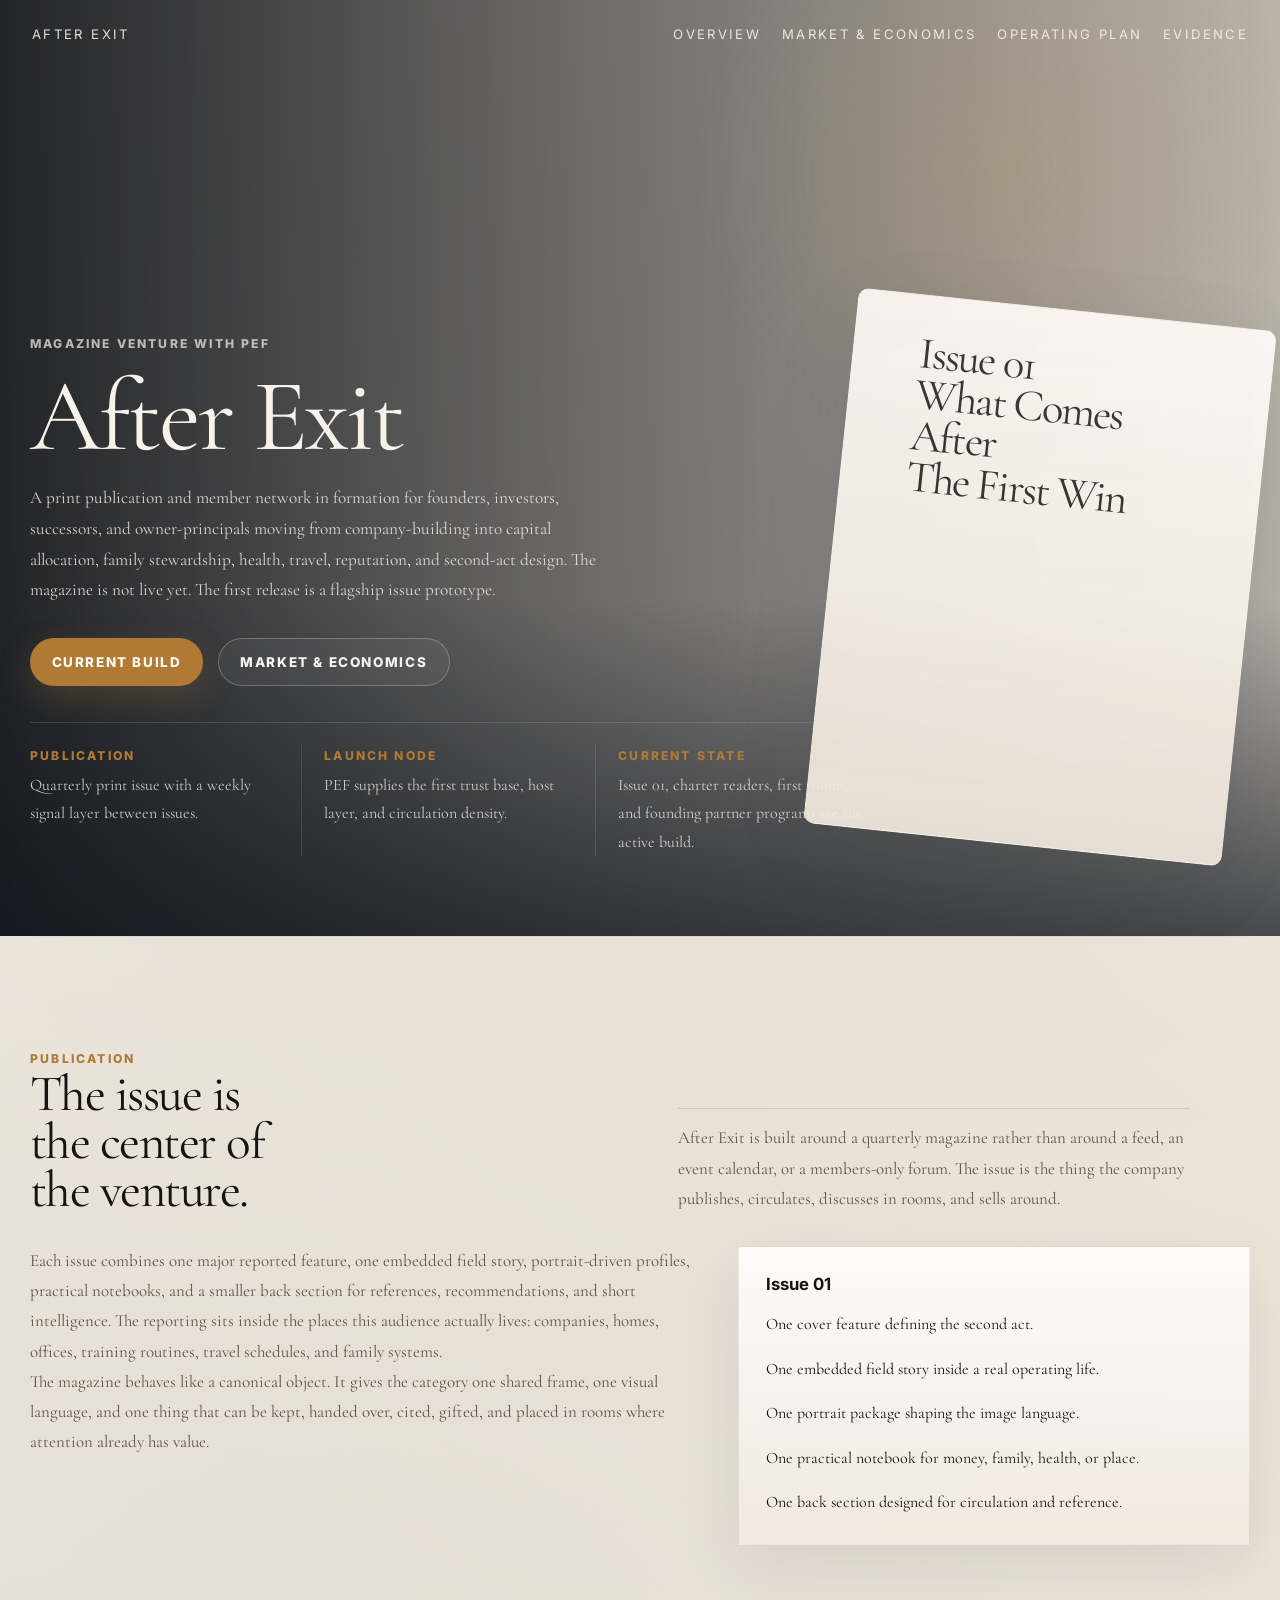
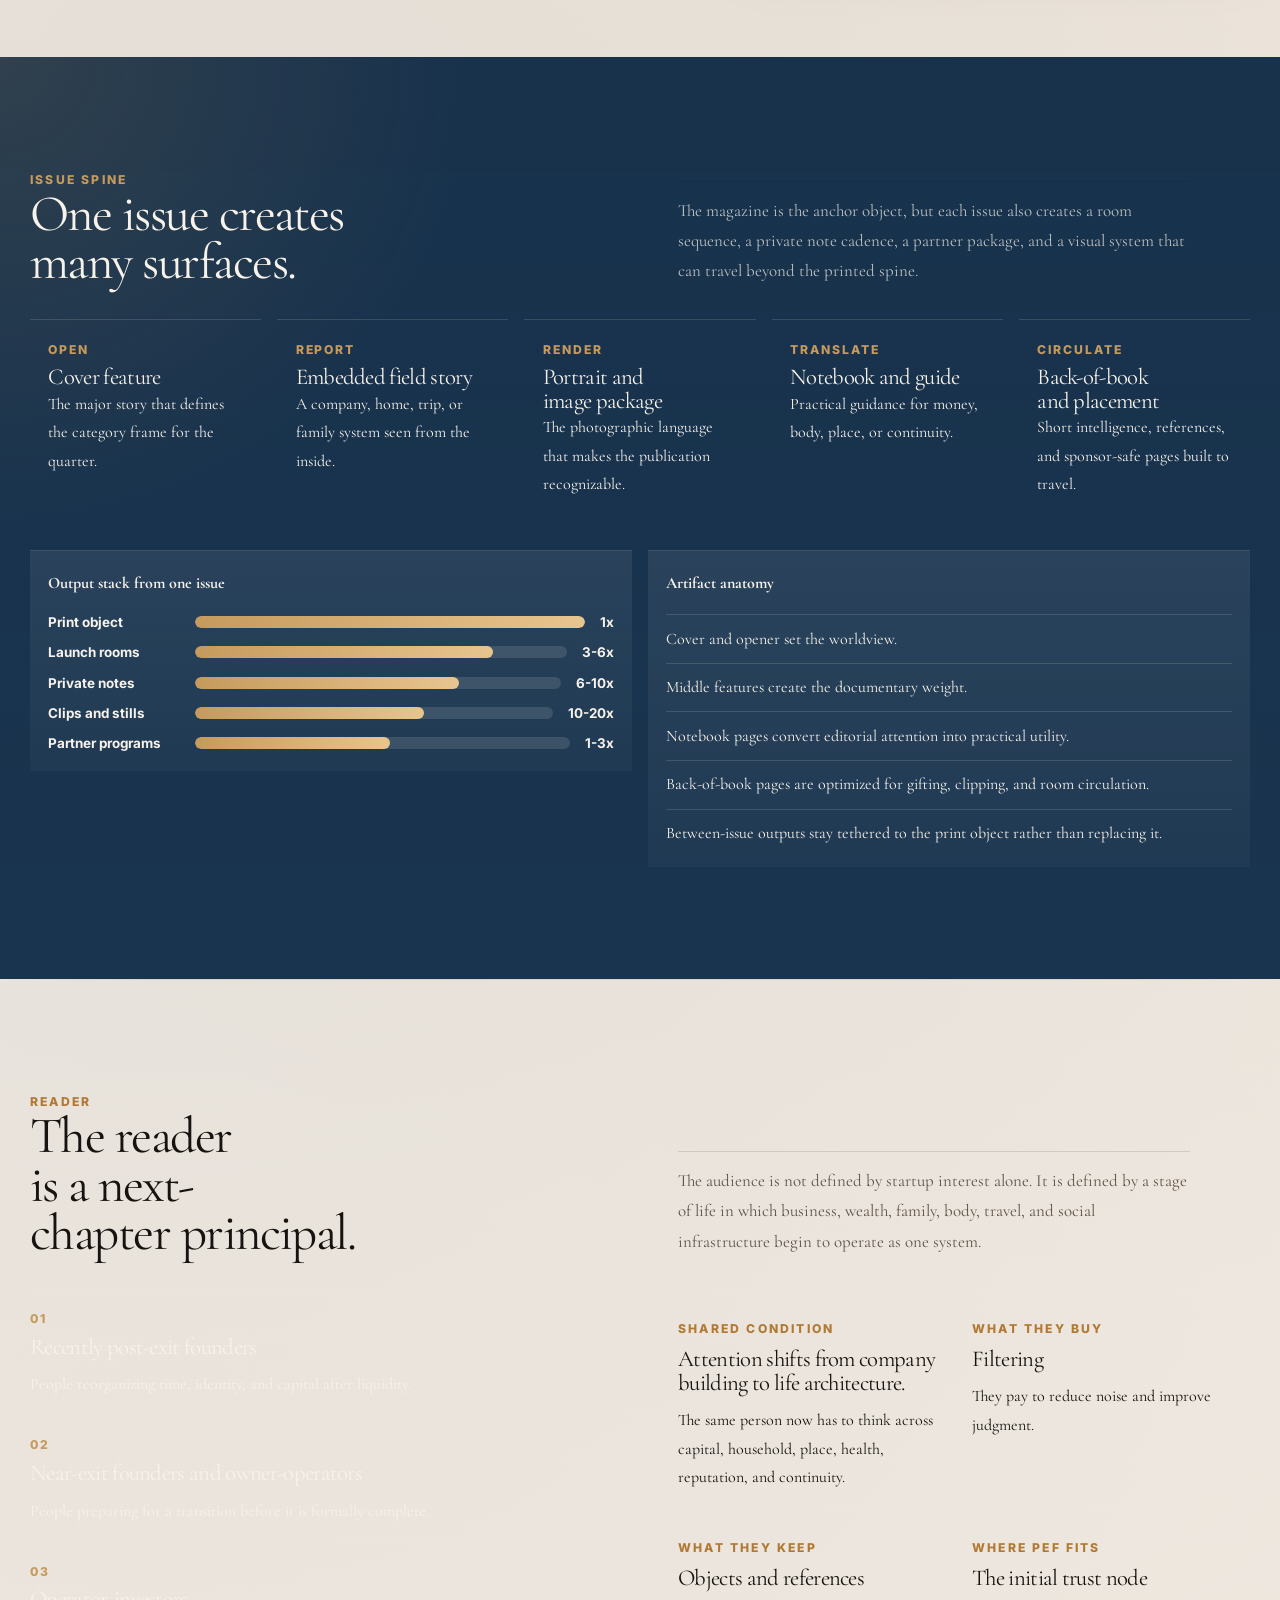
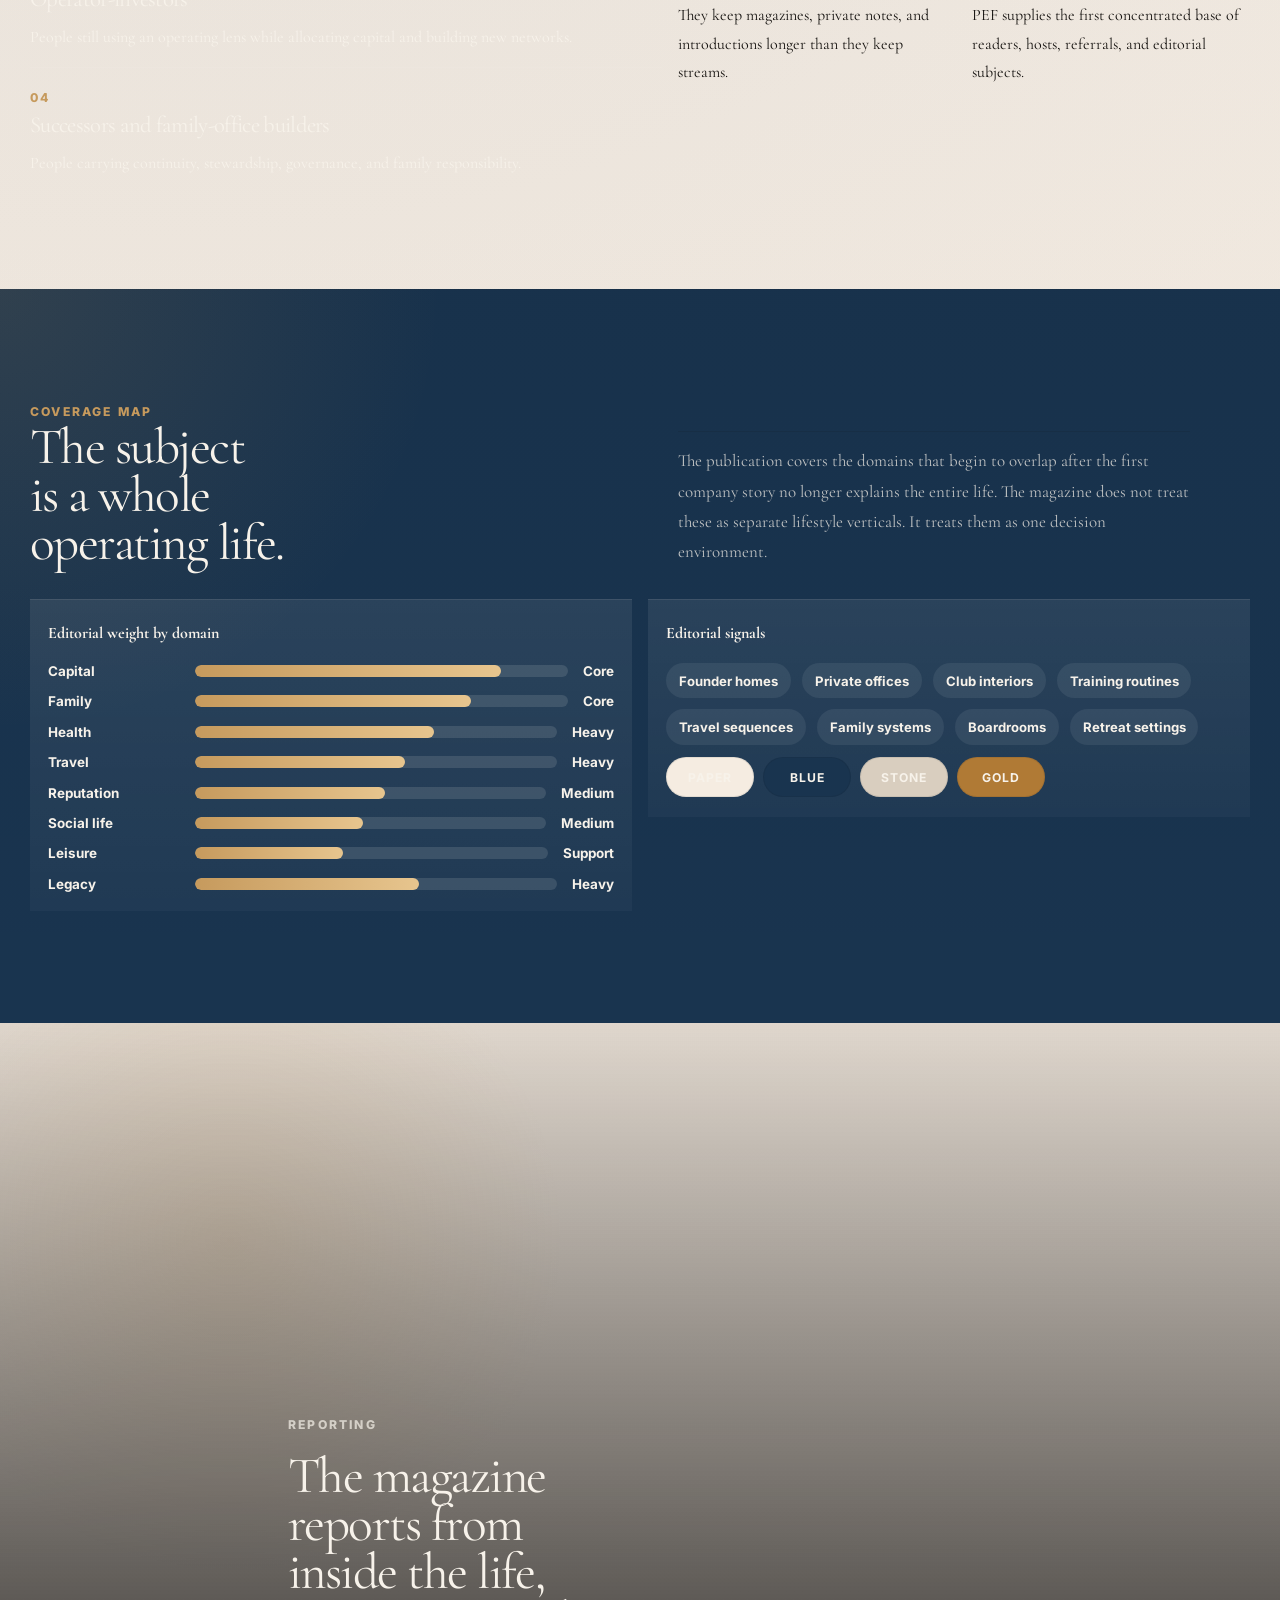
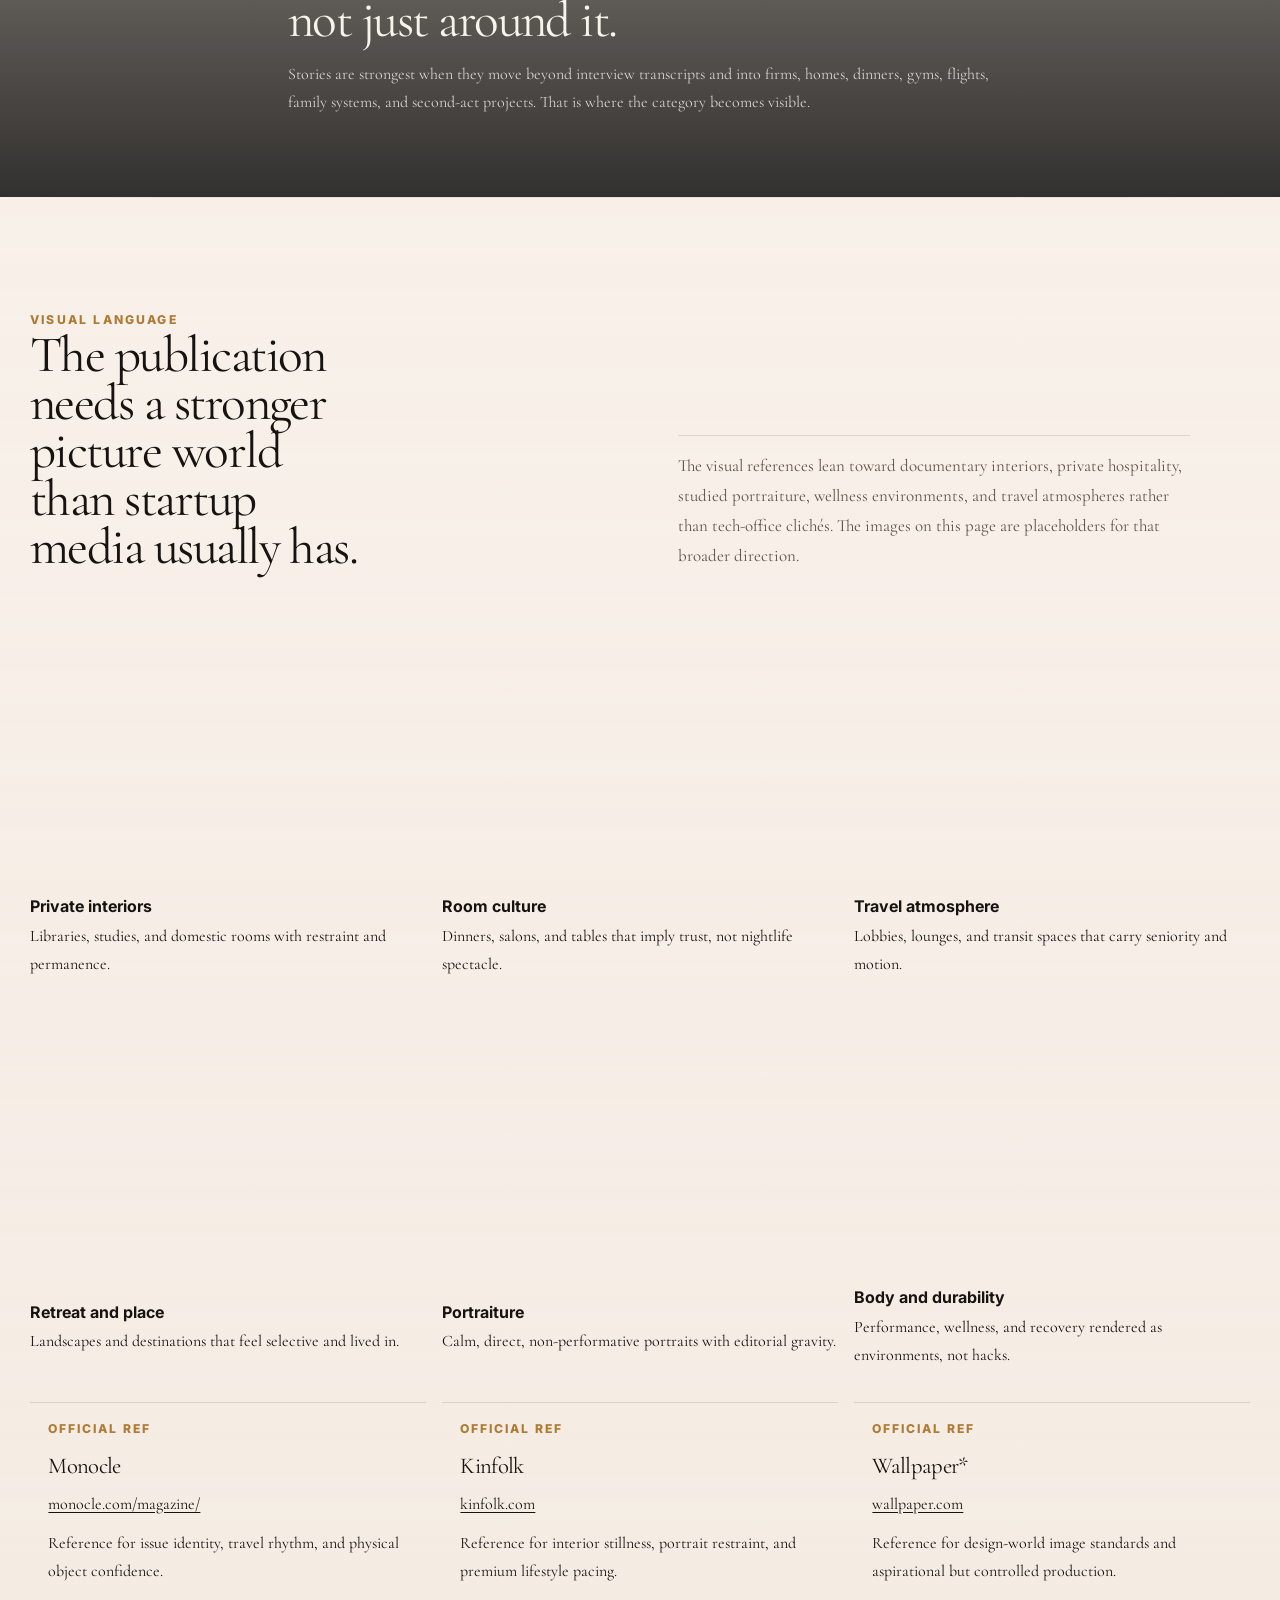
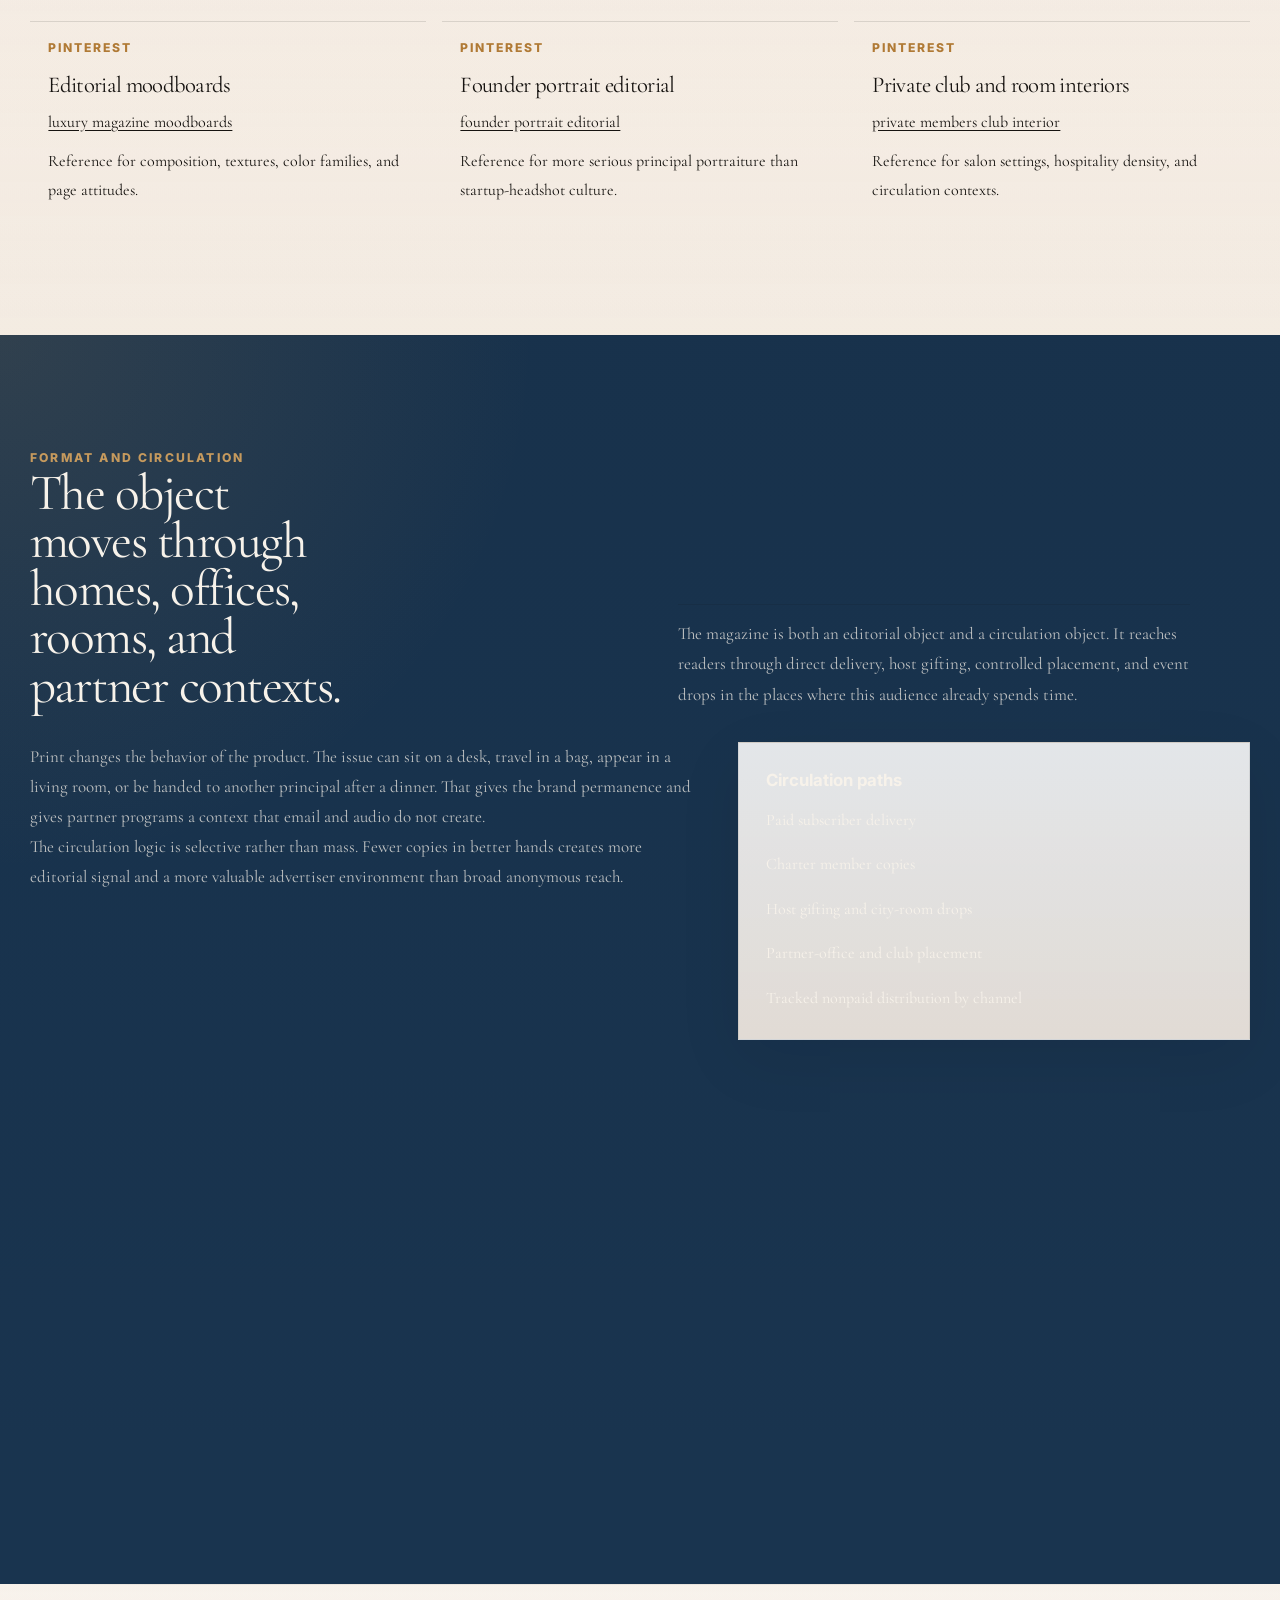
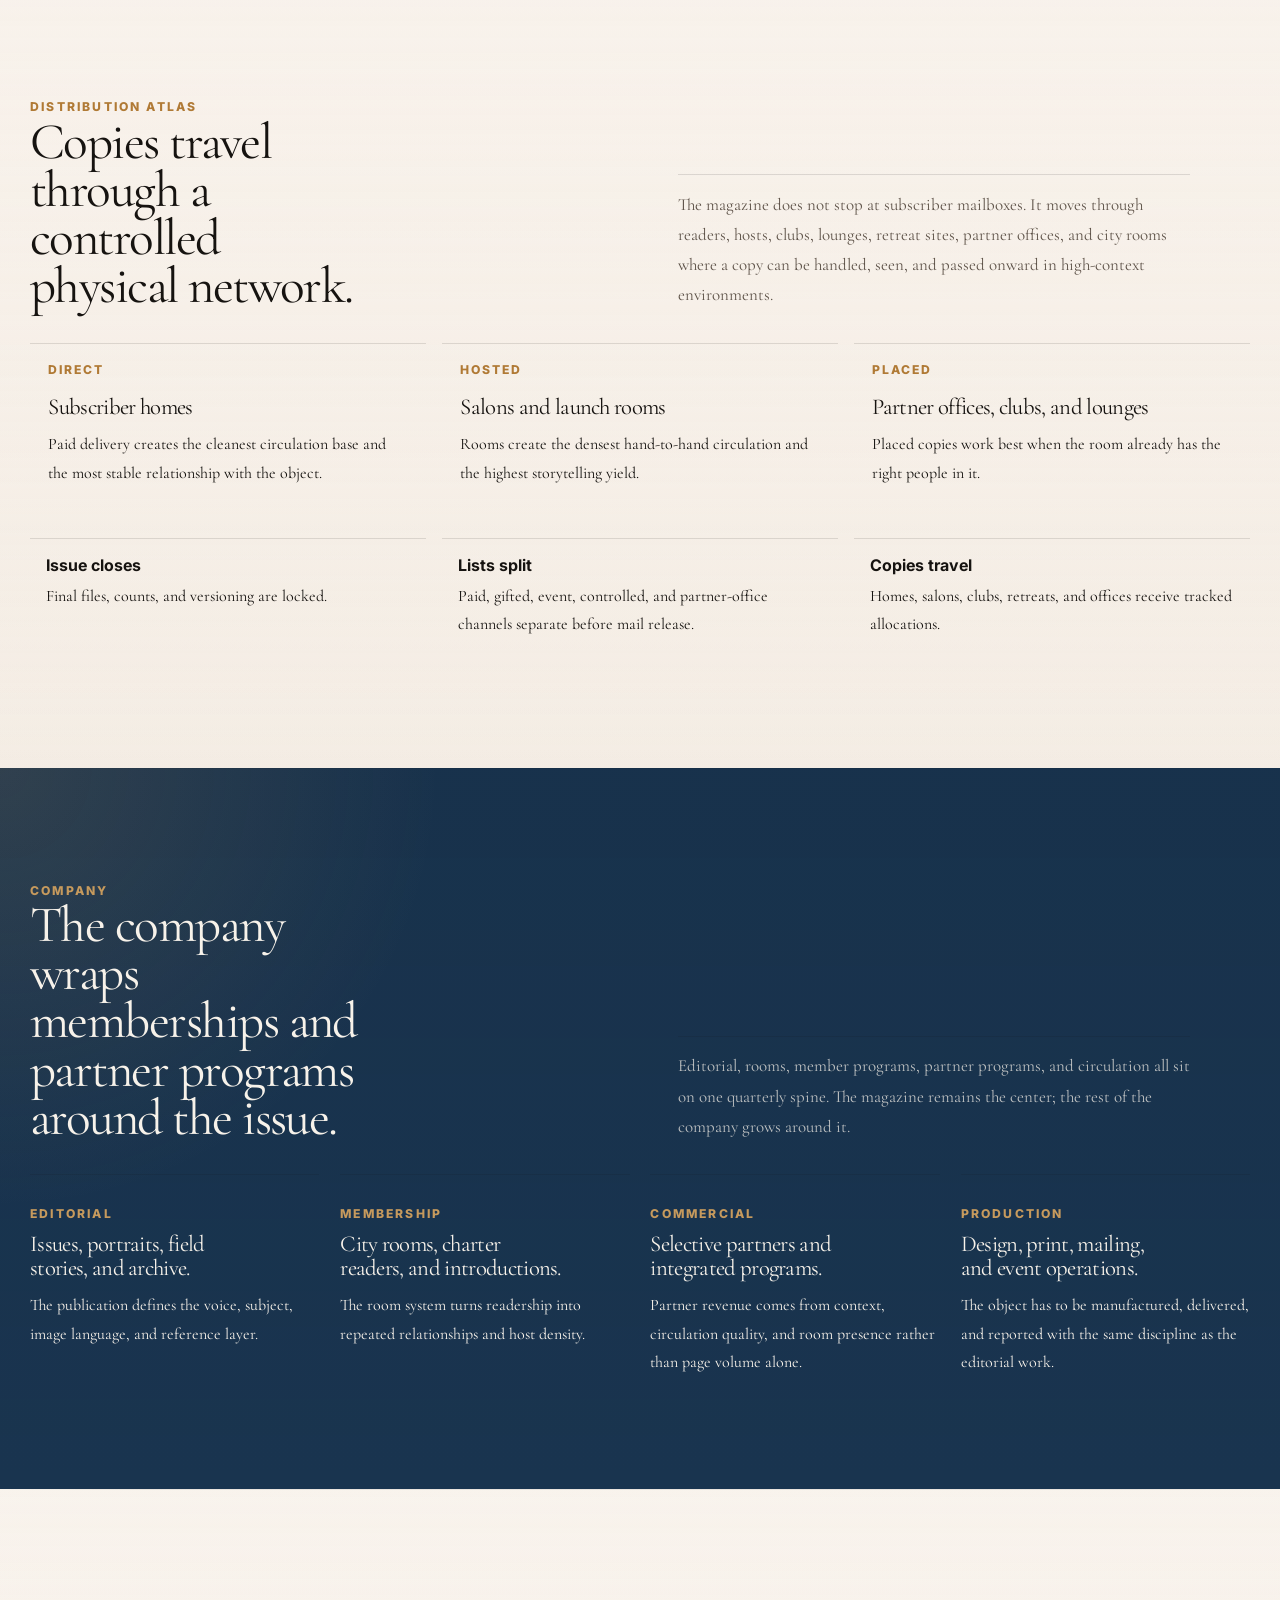
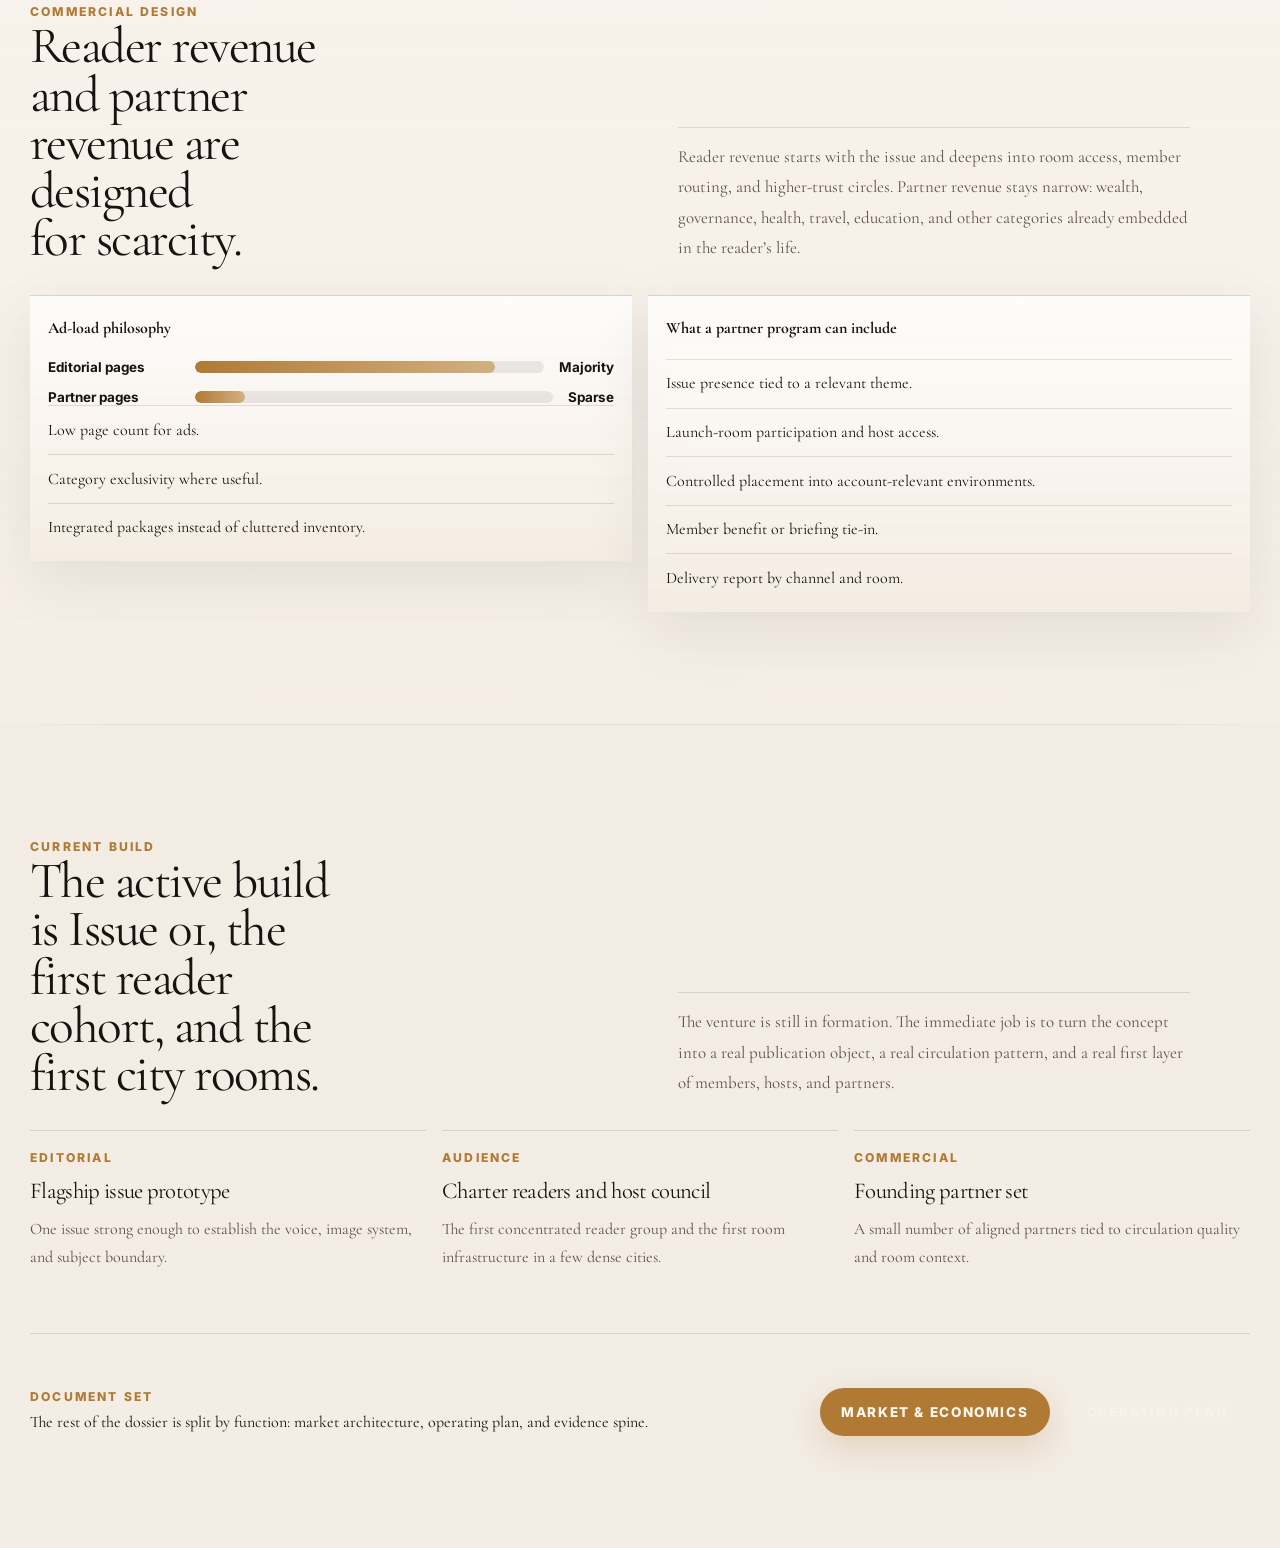
<file: site/index.html>
<!DOCTYPE html>
<html lang="en">
<head>
<meta charset="UTF-8">
<meta name="viewport" content="width=device-width, initial-scale=1.0">
<title>After Exit | Overview</title>
<meta name="description" content="After Exit is a magazine venture in formation with PEF for founders, investors, successors, and owner-principals in the second act.">
<link rel="preconnect" href="https://fonts.googleapis.com">
<link rel="preconnect" href="https://fonts.gstatic.com" crossorigin>
<link href="https://fonts.googleapis.com/css2?family=Cormorant+Garamond:wght@400;500;600;700&amp;family=Inter:wght@400;500;600;700;800;900&amp;display=swap" rel="stylesheet">
<link rel="stylesheet" href="styles.css">
</head>
<body>
  <header class="site-header">
    <a class="brand" href="index.html">After Exit</a>
    <nav class="site-nav">
      <a href="index.html">Overview</a>
      <a href="deep-dives.html">Market &amp; Economics</a>
      <a href="source.html">Operating Plan</a>
      <a href="appendix.html">Evidence</a>
    </nav>
  </header>

  <main>
    <section class="hero hero-venture">
      <div class="hero-content">
        <p class="eyebrow">Magazine Venture With PEF</p>
        <h1>After Exit</h1>
        <p class="hero-copy">A print publication and member network in formation for founders, investors, successors, and owner-principals moving from company-building into capital allocation, family stewardship, health, travel, reputation, and second-act design. The magazine is not live yet. The first release is a flagship issue prototype.</p>
        <div class="hero-actions">
          <a class="button button-primary" href="#current-build">Current Build</a>
          <a class="button button-secondary" href="deep-dives.html">Market &amp; Economics</a>
        </div>
        <div class="hero-facts">
          <div>
            <span class="card-kicker">Publication</span>
            <p>Quarterly print issue with a weekly signal layer between issues.</p>
          </div>
          <div>
            <span class="card-kicker">Launch Node</span>
            <p>PEF supplies the first trust base, host layer, and circulation density.</p>
          </div>
          <div>
            <span class="card-kicker">Current State</span>
            <p>Issue 01, charter readers, first rooms, and founding partner programs are the active build.</p>
          </div>
        </div>
      </div>
    </section>

    <section class="section" id="publication">
      <div class="container">
        <div class="lead-grid">
          <div>
            <p class="section-label">Publication</p>
            <h2>The issue is the center of the venture.</h2>
          </div>
          <p class="support">After Exit is built around a quarterly magazine rather than around a feed, an event calendar, or a members-only forum. The issue is the thing the company publishes, circulates, discusses in rooms, and sells around.</p>
        </div>
        <div class="split-grid">
          <div>
            <p class="support">Each issue combines one major reported feature, one embedded field story, portrait-driven profiles, practical notebooks, and a smaller back section for references, recommendations, and short intelligence. The reporting sits inside the places this audience actually lives: companies, homes, offices, training routines, travel schedules, and family systems.</p>
            <p class="support">The magazine behaves like a canonical object. It gives the category one shared frame, one visual language, and one thing that can be kept, handed over, cited, gifted, and placed in rooms where attention already has value.</p>
          </div>
          <div class="glass-panel">
            <strong>Issue 01</strong>
            <p>One cover feature defining the second act.</p>
            <p>One embedded field story inside a real operating life.</p>
            <p>One portrait package shaping the image language.</p>
            <p>One practical notebook for money, family, health, or place.</p>
            <p>One back section designed for circulation and reference.</p>
          </div>
        </div>
      </div>
    </section>

    <section class="section section-dark" id="issue-spine">
      <div class="container">
        <div class="lead-grid">
          <div>
            <p class="section-label">Issue Spine</p>
            <h2>One issue creates many surfaces.</h2>
          </div>
          <p class="support">The magazine is the anchor object, but each issue also creates a room sequence, a private note cadence, a partner package, and a visual system that can travel beyond the printed spine.</p>
        </div>
        <div class="spine-grid">
          <article class="spine-step">
            <span>Open</span>
            <h3>Cover feature</h3>
            <p>The major story that defines the category frame for the quarter.</p>
          </article>
          <article class="spine-step">
            <span>Report</span>
            <h3>Embedded field story</h3>
            <p>A company, home, trip, or family system seen from the inside.</p>
          </article>
          <article class="spine-step">
            <span>Render</span>
            <h3>Portrait and image package</h3>
            <p>The photographic language that makes the publication recognizable.</p>
          </article>
          <article class="spine-step">
            <span>Translate</span>
            <h3>Notebook and guide</h3>
            <p>Practical guidance for money, body, place, or continuity.</p>
          </article>
          <article class="spine-step">
            <span>Circulate</span>
            <h3>Back-of-book and placement</h3>
            <p>Short intelligence, references, and sponsor-safe pages built to travel.</p>
          </article>
        </div>
        <div class="chart-grid">
          <article class="chart-panel">
            <p class="chart-title"><strong>Output stack from one issue</strong></p>
            <div class="bar-chart">
              <div class="bar-row">
                <span class="bar-label">Print object</span>
                <div class="bar-track"><div class="bar-fill" style="--value: 100;"></div></div>
                <span class="bar-value">1x</span>
              </div>
              <div class="bar-row">
                <span class="bar-label">Launch rooms</span>
                <div class="bar-track"><div class="bar-fill" style="--value: 80;"></div></div>
                <span class="bar-value">3-6x</span>
              </div>
              <div class="bar-row">
                <span class="bar-label">Private notes</span>
                <div class="bar-track"><div class="bar-fill" style="--value: 72;"></div></div>
                <span class="bar-value">6-10x</span>
              </div>
              <div class="bar-row">
                <span class="bar-label">Clips and stills</span>
                <div class="bar-track"><div class="bar-fill" style="--value: 64;"></div></div>
                <span class="bar-value">10-20x</span>
              </div>
              <div class="bar-row">
                <span class="bar-label">Partner programs</span>
                <div class="bar-track"><div class="bar-fill" style="--value: 52;"></div></div>
                <span class="bar-value">1-3x</span>
              </div>
            </div>
          </article>
          <article class="chart-panel">
            <p class="chart-title"><strong>Artifact anatomy</strong></p>
            <div class="signal-list">
              <p>Cover and opener set the worldview.</p>
              <p>Middle features create the documentary weight.</p>
              <p>Notebook pages convert editorial attention into practical utility.</p>
              <p>Back-of-book pages are optimized for gifting, clipping, and room circulation.</p>
              <p>Between-issue outputs stay tethered to the print object rather than replacing it.</p>
            </div>
          </article>
        </div>
      </div>
    </section>

    <section class="section" id="reader">
      <div class="container">
        <div class="lead-grid">
          <div>
            <p class="section-label">Reader</p>
            <h2>The reader is a next-chapter principal.</h2>
          </div>
          <p class="support">The audience is not defined by startup interest alone. It is defined by a stage of life in which business, wealth, family, body, travel, and social infrastructure begin to operate as one system.</p>
        </div>
        <div class="audience-proof-grid">
          <div class="audience-column">
            <article class="audience-item">
              <span>01</span>
              <h3>Recently post-exit founders</h3>
              <p>People reorganizing time, identity, and capital after liquidity.</p>
            </article>
            <article class="audience-item">
              <span>02</span>
              <h3>Near-exit founders and owner-operators</h3>
              <p>People preparing for a transition before it is formally complete.</p>
            </article>
            <article class="audience-item">
              <span>03</span>
              <h3>Operator-investors</h3>
              <p>People still using an operating lens while allocating capital and building new networks.</p>
            </article>
            <article class="audience-item">
              <span>04</span>
              <h3>Successors and family-office builders</h3>
              <p>People carrying continuity, stewardship, governance, and family responsibility.</p>
            </article>
          </div>
          <div class="proof-column">
            <article class="proof-item">
              <p class="card-kicker">Shared condition</p>
              <h3>Attention shifts from company building to life architecture.</h3>
              <p>The same person now has to think across capital, household, place, health, reputation, and continuity.</p>
            </article>
            <article class="proof-item">
              <p class="card-kicker">What they buy</p>
              <h3>Filtering</h3>
              <p>They pay to reduce noise and improve judgment.</p>
            </article>
            <article class="proof-item">
              <p class="card-kicker">What they keep</p>
              <h3>Objects and references</h3>
              <p>They keep magazines, private notes, and introductions longer than they keep streams.</p>
            </article>
            <article class="proof-item">
              <p class="card-kicker">Where PEF fits</p>
              <h3>The initial trust node</h3>
              <p>PEF supplies the first concentrated base of readers, hosts, referrals, and editorial subjects.</p>
            </article>
          </div>
        </div>
      </div>
    </section>

    <section class="section section-dark" id="coverage-map">
      <div class="container">
        <div class="lead-grid">
          <div>
            <p class="section-label">Coverage Map</p>
            <h2>The subject is a whole operating life.</h2>
          </div>
          <p class="support">The publication covers the domains that begin to overlap after the first company story no longer explains the entire life. The magazine does not treat these as separate lifestyle verticals. It treats them as one decision environment.</p>
        </div>
        <div class="chart-grid">
          <article class="chart-panel">
            <p class="chart-title"><strong>Editorial weight by domain</strong></p>
            <div class="bar-chart">
              <div class="bar-row">
                <span class="bar-label">Capital</span>
                <div class="bar-track"><div class="bar-fill" style="--value: 82;"></div></div>
                <span class="bar-value">Core</span>
              </div>
              <div class="bar-row">
                <span class="bar-label">Family</span>
                <div class="bar-track"><div class="bar-fill" style="--value: 74;"></div></div>
                <span class="bar-value">Core</span>
              </div>
              <div class="bar-row">
                <span class="bar-label">Health</span>
                <div class="bar-track"><div class="bar-fill" style="--value: 66;"></div></div>
                <span class="bar-value">Heavy</span>
              </div>
              <div class="bar-row">
                <span class="bar-label">Travel</span>
                <div class="bar-track"><div class="bar-fill" style="--value: 58;"></div></div>
                <span class="bar-value">Heavy</span>
              </div>
              <div class="bar-row">
                <span class="bar-label">Reputation</span>
                <div class="bar-track"><div class="bar-fill" style="--value: 54;"></div></div>
                <span class="bar-value">Medium</span>
              </div>
              <div class="bar-row">
                <span class="bar-label">Social life</span>
                <div class="bar-track"><div class="bar-fill" style="--value: 48;"></div></div>
                <span class="bar-value">Medium</span>
              </div>
              <div class="bar-row">
                <span class="bar-label">Leisure</span>
                <div class="bar-track"><div class="bar-fill" style="--value: 42;"></div></div>
                <span class="bar-value">Support</span>
              </div>
              <div class="bar-row">
                <span class="bar-label">Legacy</span>
                <div class="bar-track"><div class="bar-fill" style="--value: 62;"></div></div>
                <span class="bar-value">Heavy</span>
              </div>
            </div>
          </article>
          <article class="chart-panel">
            <p class="chart-title"><strong>Editorial signals</strong></p>
            <div class="node-map">
              <span class="node-pill">Founder homes</span>
              <span class="node-pill">Private offices</span>
              <span class="node-pill">Club interiors</span>
              <span class="node-pill">Training routines</span>
              <span class="node-pill">Travel sequences</span>
              <span class="node-pill">Family systems</span>
              <span class="node-pill">Boardrooms</span>
              <span class="node-pill">Retreat settings</span>
            </div>
            <div class="swatch-row">
              <span class="swatch swatch-cream">Paper</span>
              <span class="swatch swatch-blue">Blue</span>
              <span class="swatch swatch-stone">Stone</span>
              <span class="swatch swatch-gold">Gold</span>
            </div>
          </article>
        </div>
      </div>
    </section>

    <section class="immersion immersion-room">
      <div class="immersion-copy">
        <p class="eyebrow">Reporting</p>
        <h2>The magazine reports from inside the life, not just around it.</h2>
        <p>Stories are strongest when they move beyond interview transcripts and into firms, homes, dinners, gyms, flights, family systems, and second-act projects. That is where the category becomes visible.</p>
      </div>
    </section>

    <section class="section" id="visual-language">
      <div class="container">
        <div class="lead-grid">
          <div>
            <p class="section-label">Visual Language</p>
            <h2>The publication needs a stronger picture world than startup media usually has.</h2>
          </div>
          <p class="support">The visual references lean toward documentary interiors, private hospitality, studied portraiture, wellness environments, and travel atmospheres rather than tech-office clichés. The images on this page are placeholders for that broader direction.</p>
        </div>
        <div class="moodboard-grid">
          <article class="mood-card">
            <div class="mood-photo photo-library"></div>
            <div class="mood-caption"><strong>Private interiors</strong><p>Libraries, studies, and domestic rooms with restraint and permanence.</p></div>
          </article>
          <article class="mood-card">
            <div class="mood-photo photo-dinner"></div>
            <div class="mood-caption"><strong>Room culture</strong><p>Dinners, salons, and tables that imply trust, not nightlife spectacle.</p></div>
          </article>
          <article class="mood-card">
            <div class="mood-photo photo-lounge"></div>
            <div class="mood-caption"><strong>Travel atmosphere</strong><p>Lobbies, lounges, and transit spaces that carry seniority and motion.</p></div>
          </article>
          <article class="mood-card">
            <div class="mood-photo photo-retreat"></div>
            <div class="mood-caption"><strong>Retreat and place</strong><p>Landscapes and destinations that feel selective and lived in.</p></div>
          </article>
          <article class="mood-card">
            <div class="mood-photo photo-portrait"></div>
            <div class="mood-caption"><strong>Portraiture</strong><p>Calm, direct, non-performative portraits with editorial gravity.</p></div>
          </article>
          <article class="mood-card">
            <div class="mood-photo photo-health"></div>
            <div class="mood-caption"><strong>Body and durability</strong><p>Performance, wellness, and recovery rendered as environments, not hacks.</p></div>
          </article>
        </div>
        <div class="reference-grid">
          <article class="reference-card">
            <span>Official ref</span>
            <h3>Monocle</h3>
            <p><a href="https://monocle.com/magazine/">monocle.com/magazine/</a></p>
            <p>Reference for issue identity, travel rhythm, and physical object confidence.</p>
          </article>
          <article class="reference-card">
            <span>Official ref</span>
            <h3>Kinfolk</h3>
            <p><a href="https://www.kinfolk.com/">kinfolk.com</a></p>
            <p>Reference for interior stillness, portrait restraint, and premium lifestyle pacing.</p>
          </article>
          <article class="reference-card">
            <span>Official ref</span>
            <h3>Wallpaper*</h3>
            <p><a href="https://www.wallpaper.com/">wallpaper.com</a></p>
            <p>Reference for design-world image standards and aspirational but controlled production.</p>
          </article>
          <article class="reference-card">
            <span>Pinterest</span>
            <h3>Editorial moodboards</h3>
            <p><a href="https://www.pinterest.com/search/pins/?q=editorial%20moodboard%20luxury%20magazine">luxury magazine moodboards</a></p>
            <p>Reference for composition, textures, color families, and page attitudes.</p>
          </article>
          <article class="reference-card">
            <span>Pinterest</span>
            <h3>Founder portrait editorial</h3>
            <p><a href="https://www.pinterest.com/search/pins/?q=founder%20portrait%20editorial">founder portrait editorial</a></p>
            <p>Reference for more serious principal portraiture than startup-headshot culture.</p>
          </article>
          <article class="reference-card">
            <span>Pinterest</span>
            <h3>Private club and room interiors</h3>
            <p><a href="https://www.pinterest.com/search/pins/?q=private%20members%20club%20interior">private members club interior</a></p>
            <p>Reference for salon settings, hospitality density, and circulation contexts.</p>
          </article>
        </div>
      </div>
    </section>

    <section class="section section-dark" id="format">
      <div class="container">
        <div class="lead-grid">
          <div>
            <p class="section-label">Format and Circulation</p>
            <h2>The object moves through homes, offices, rooms, and partner contexts.</h2>
          </div>
          <p class="support">The magazine is both an editorial object and a circulation object. It reaches readers through direct delivery, host gifting, controlled placement, and event drops in the places where this audience already spends time.</p>
        </div>
        <div class="split-grid">
          <div>
            <p class="support">Print changes the behavior of the product. The issue can sit on a desk, travel in a bag, appear in a living room, or be handed to another principal after a dinner. That gives the brand permanence and gives partner programs a context that email and audio do not create.</p>
            <p class="support">The circulation logic is selective rather than mass. Fewer copies in better hands creates more editorial signal and a more valuable advertiser environment than broad anonymous reach.</p>
          </div>
          <div class="glass-panel">
            <strong>Circulation paths</strong>
            <p>Paid subscriber delivery</p>
            <p>Charter member copies</p>
            <p>Host gifting and city-room drops</p>
            <p>Partner-office and club placement</p>
            <p>Tracked nonpaid distribution by channel</p>
          </div>
        </div>
        <div class="image-triptych">
          <div class="story-photo photo-office"></div>
          <div class="story-photo photo-home"></div>
          <div class="story-photo photo-health"></div>
        </div>
      </div>
    </section>

    <section class="section" id="distribution-atlas">
      <div class="container">
        <div class="lead-grid">
          <div>
            <p class="section-label">Distribution Atlas</p>
            <h2>Copies travel through a controlled physical network.</h2>
          </div>
          <p class="support">The magazine does not stop at subscriber mailboxes. It moves through readers, hosts, clubs, lounges, retreat sites, partner offices, and city rooms where a copy can be handled, seen, and passed onward in high-context environments.</p>
        </div>
        <div class="atlas-grid">
          <article class="atlas-card">
            <span>Direct</span>
            <h3>Subscriber homes</h3>
            <p>Paid delivery creates the cleanest circulation base and the most stable relationship with the object.</p>
          </article>
          <article class="atlas-card">
            <span>Hosted</span>
            <h3>Salons and launch rooms</h3>
            <p>Rooms create the densest hand-to-hand circulation and the highest storytelling yield.</p>
          </article>
          <article class="atlas-card">
            <span>Placed</span>
            <h3>Partner offices, clubs, and lounges</h3>
            <p>Placed copies work best when the room already has the right people in it.</p>
          </article>
        </div>
        <div class="workflow-map">
          <article class="workflow-step">
            <strong>Issue closes</strong>
            <p>Final files, counts, and versioning are locked.</p>
          </article>
          <article class="workflow-step">
            <strong>Lists split</strong>
            <p>Paid, gifted, event, controlled, and partner-office channels separate before mail release.</p>
          </article>
          <article class="workflow-step">
            <strong>Copies travel</strong>
            <p>Homes, salons, clubs, retreats, and offices receive tracked allocations.</p>
          </article>
        </div>
      </div>
    </section>

    <section class="section section-dark" id="company">
      <div class="container">
        <div class="lead-grid">
          <div>
            <p class="section-label">Company</p>
            <h2>The company wraps memberships and partner programs around the issue.</h2>
          </div>
          <p class="support">Editorial, rooms, member programs, partner programs, and circulation all sit on one quarterly spine. The magazine remains the center; the rest of the company grows around it.</p>
        </div>
        <div class="engine-grid">
          <article class="engine-card">
            <p class="card-kicker">Editorial</p>
            <h3>Issues, portraits, field stories, and archive.</h3>
            <p>The publication defines the voice, subject, image language, and reference layer.</p>
          </article>
          <article class="engine-card">
            <p class="card-kicker">Membership</p>
            <h3>City rooms, charter readers, and introductions.</h3>
            <p>The room system turns readership into repeated relationships and host density.</p>
          </article>
          <article class="engine-card">
            <p class="card-kicker">Commercial</p>
            <h3>Selective partners and integrated programs.</h3>
            <p>Partner revenue comes from context, circulation quality, and room presence rather than page volume alone.</p>
          </article>
          <article class="engine-card">
            <p class="card-kicker">Production</p>
            <h3>Design, print, mailing, and event operations.</h3>
            <p>The object has to be manufactured, delivered, and reported with the same discipline as the editorial work.</p>
          </article>
        </div>
      </div>
    </section>

    <section class="section" id="commercial-design">
      <div class="container">
        <div class="lead-grid">
          <div>
            <p class="section-label">Commercial Design</p>
            <h2>Reader revenue and partner revenue are designed for scarcity.</h2>
          </div>
          <p class="support">Reader revenue starts with the issue and deepens into room access, member routing, and higher-trust circles. Partner revenue stays narrow: wealth, governance, health, travel, education, and other categories already embedded in the reader’s life.</p>
        </div>
        <div class="chart-grid">
          <article class="chart-panel">
            <p class="chart-title"><strong>Ad-load philosophy</strong></p>
            <div class="bar-chart">
              <div class="bar-row">
                <span class="bar-label">Editorial pages</span>
                <div class="bar-track"><div class="bar-fill" style="--value: 86;"></div></div>
                <span class="bar-value">Majority</span>
              </div>
              <div class="bar-row">
                <span class="bar-label">Partner pages</span>
                <div class="bar-track"><div class="bar-fill" style="--value: 14;"></div></div>
                <span class="bar-value">Sparse</span>
              </div>
            </div>
            <div class="signal-list">
              <p>Low page count for ads.</p>
              <p>Category exclusivity where useful.</p>
              <p>Integrated packages instead of cluttered inventory.</p>
            </div>
          </article>
          <article class="chart-panel">
            <p class="chart-title"><strong>What a partner program can include</strong></p>
            <div class="signal-list">
              <p>Issue presence tied to a relevant theme.</p>
              <p>Launch-room participation and host access.</p>
              <p>Controlled placement into account-relevant environments.</p>
              <p>Member benefit or briefing tie-in.</p>
              <p>Delivery report by channel and room.</p>
            </div>
          </article>
        </div>
      </div>
    </section>

    <section class="section" id="current-build">
      <div class="container">
        <div class="lead-grid">
          <div>
            <p class="section-label">Current Build</p>
            <h2>The active build is Issue 01, the first reader cohort, and the first city rooms.</h2>
          </div>
          <p class="support">The venture is still in formation. The immediate job is to turn the concept into a real publication object, a real circulation pattern, and a real first layer of members, hosts, and partners.</p>
        </div>
        <div class="next-step-grid">
          <article class="next-step-panel">
            <p class="card-kicker">Editorial</p>
            <h3>Flagship issue prototype</h3>
            <p>One issue strong enough to establish the voice, image system, and subject boundary.</p>
          </article>
          <article class="next-step-panel">
            <p class="card-kicker">Audience</p>
            <h3>Charter readers and host council</h3>
            <p>The first concentrated reader group and the first room infrastructure in a few dense cities.</p>
          </article>
          <article class="next-step-panel">
            <p class="card-kicker">Commercial</p>
            <h3>Founding partner set</h3>
            <p>A small number of aligned partners tied to circulation quality and room context.</p>
          </article>
        </div>
        <div class="research-band">
          <div>
            <p class="section-label">Document Set</p>
            <p>The rest of the dossier is split by function: market architecture, operating plan, and evidence spine.</p>
          </div>
          <div class="cta-row">
            <a class="button button-primary" href="deep-dives.html">Market &amp; Economics</a>
            <a class="button button-secondary" href="source.html">Operating Plan</a>
          </div>
        </div>
      </div>
    </section>
  </main>
</body>
</html>
</file>
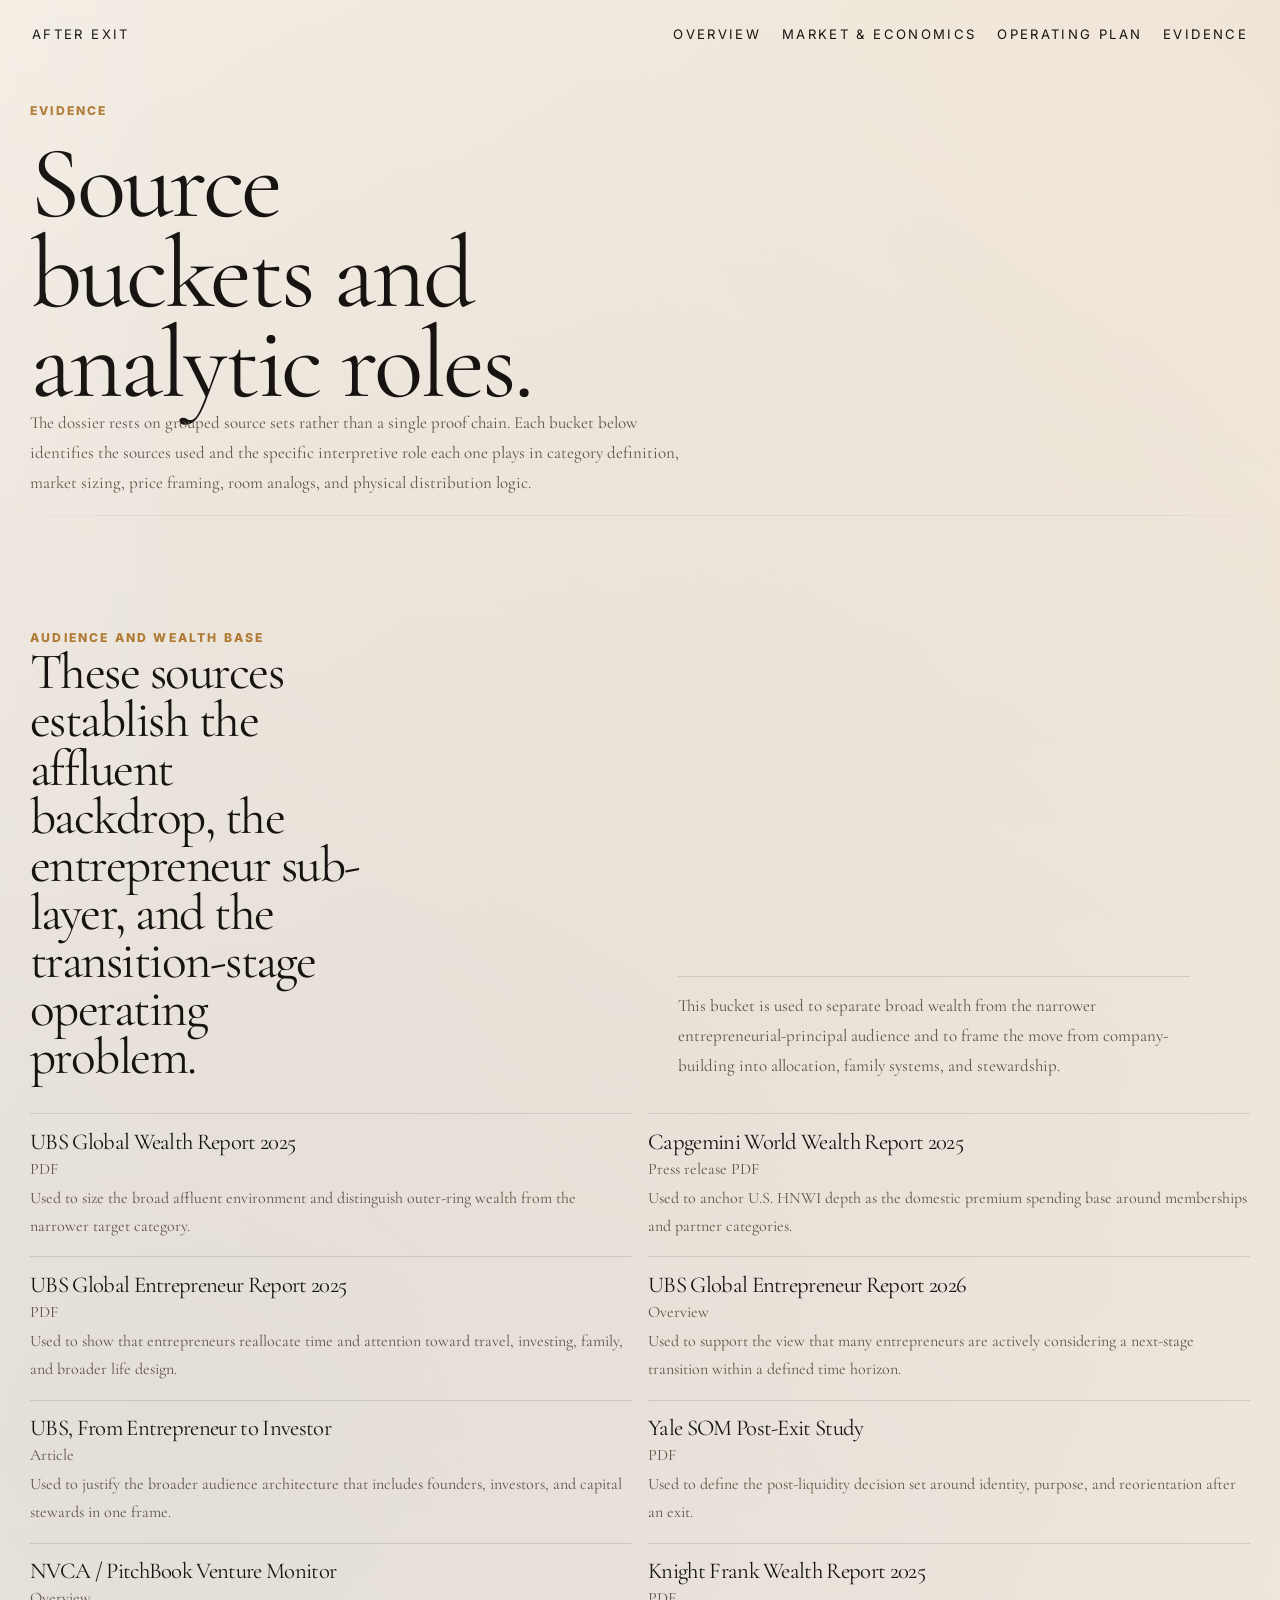
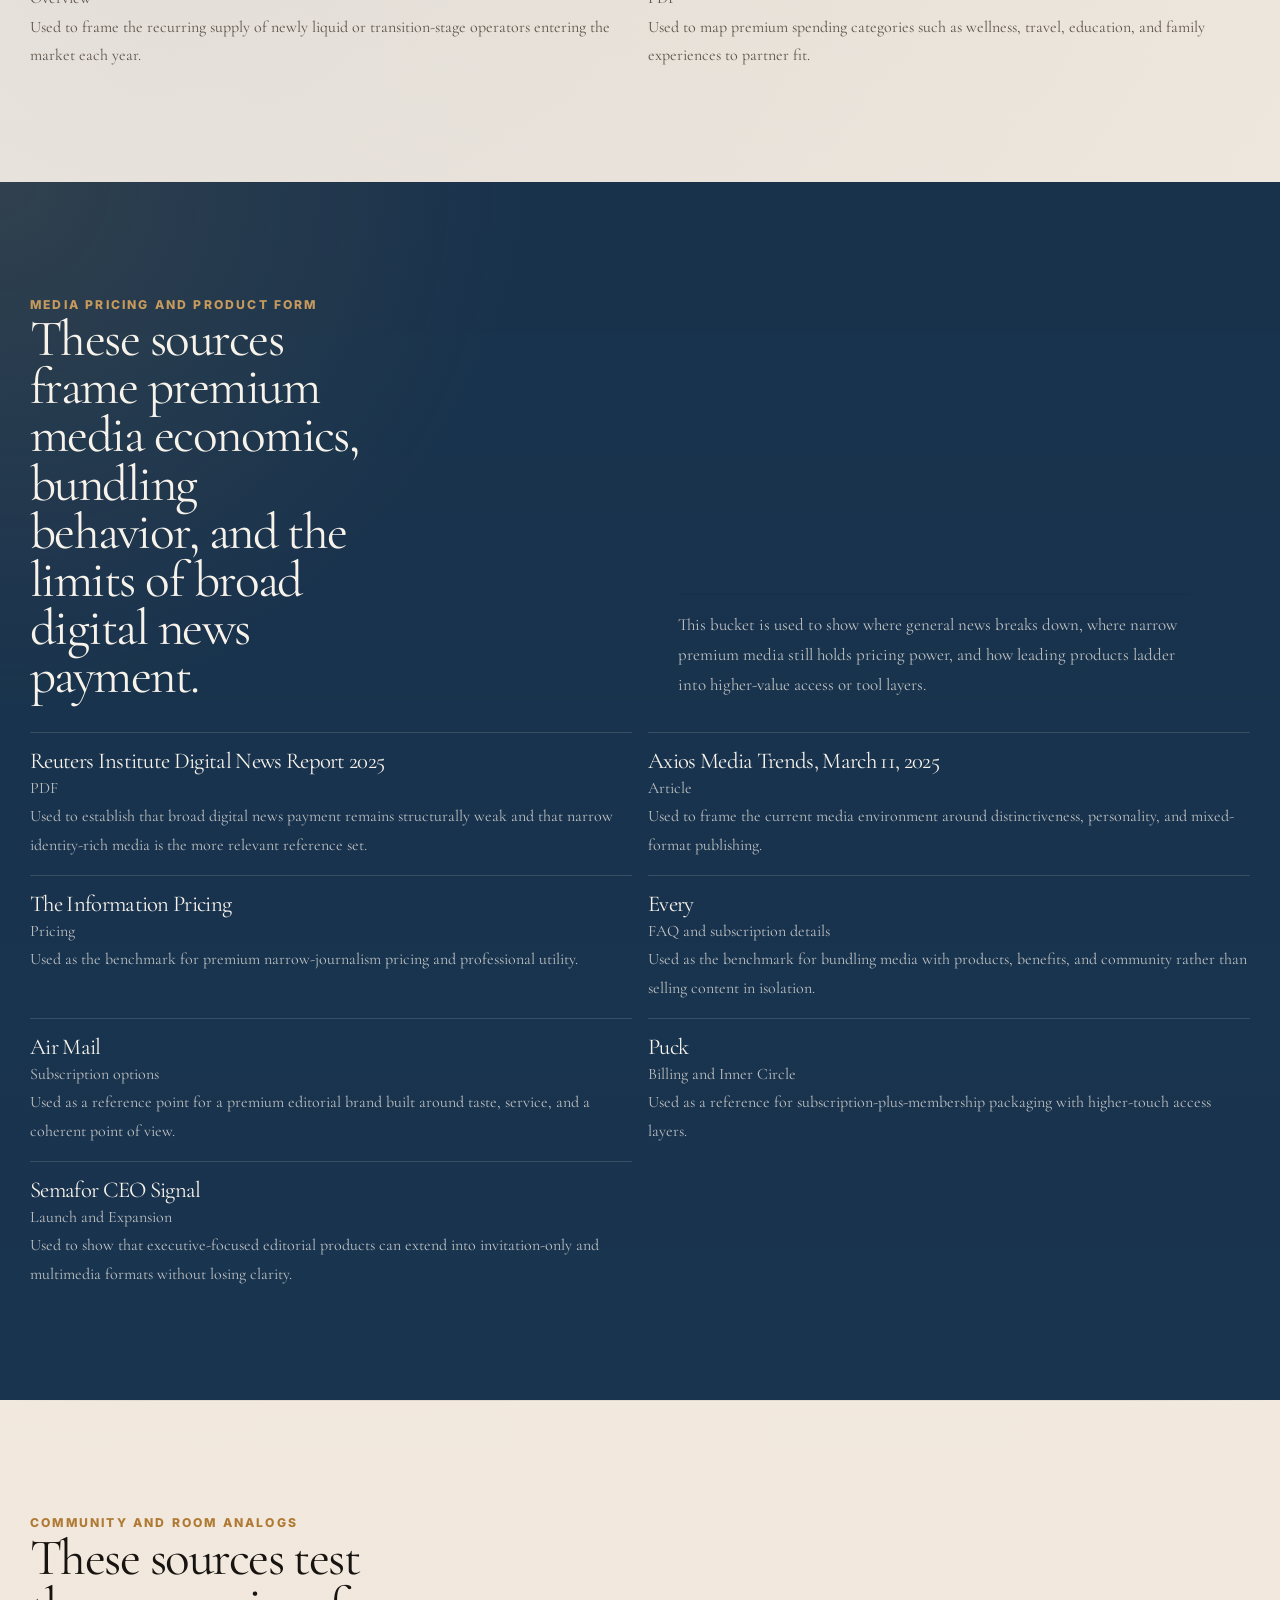
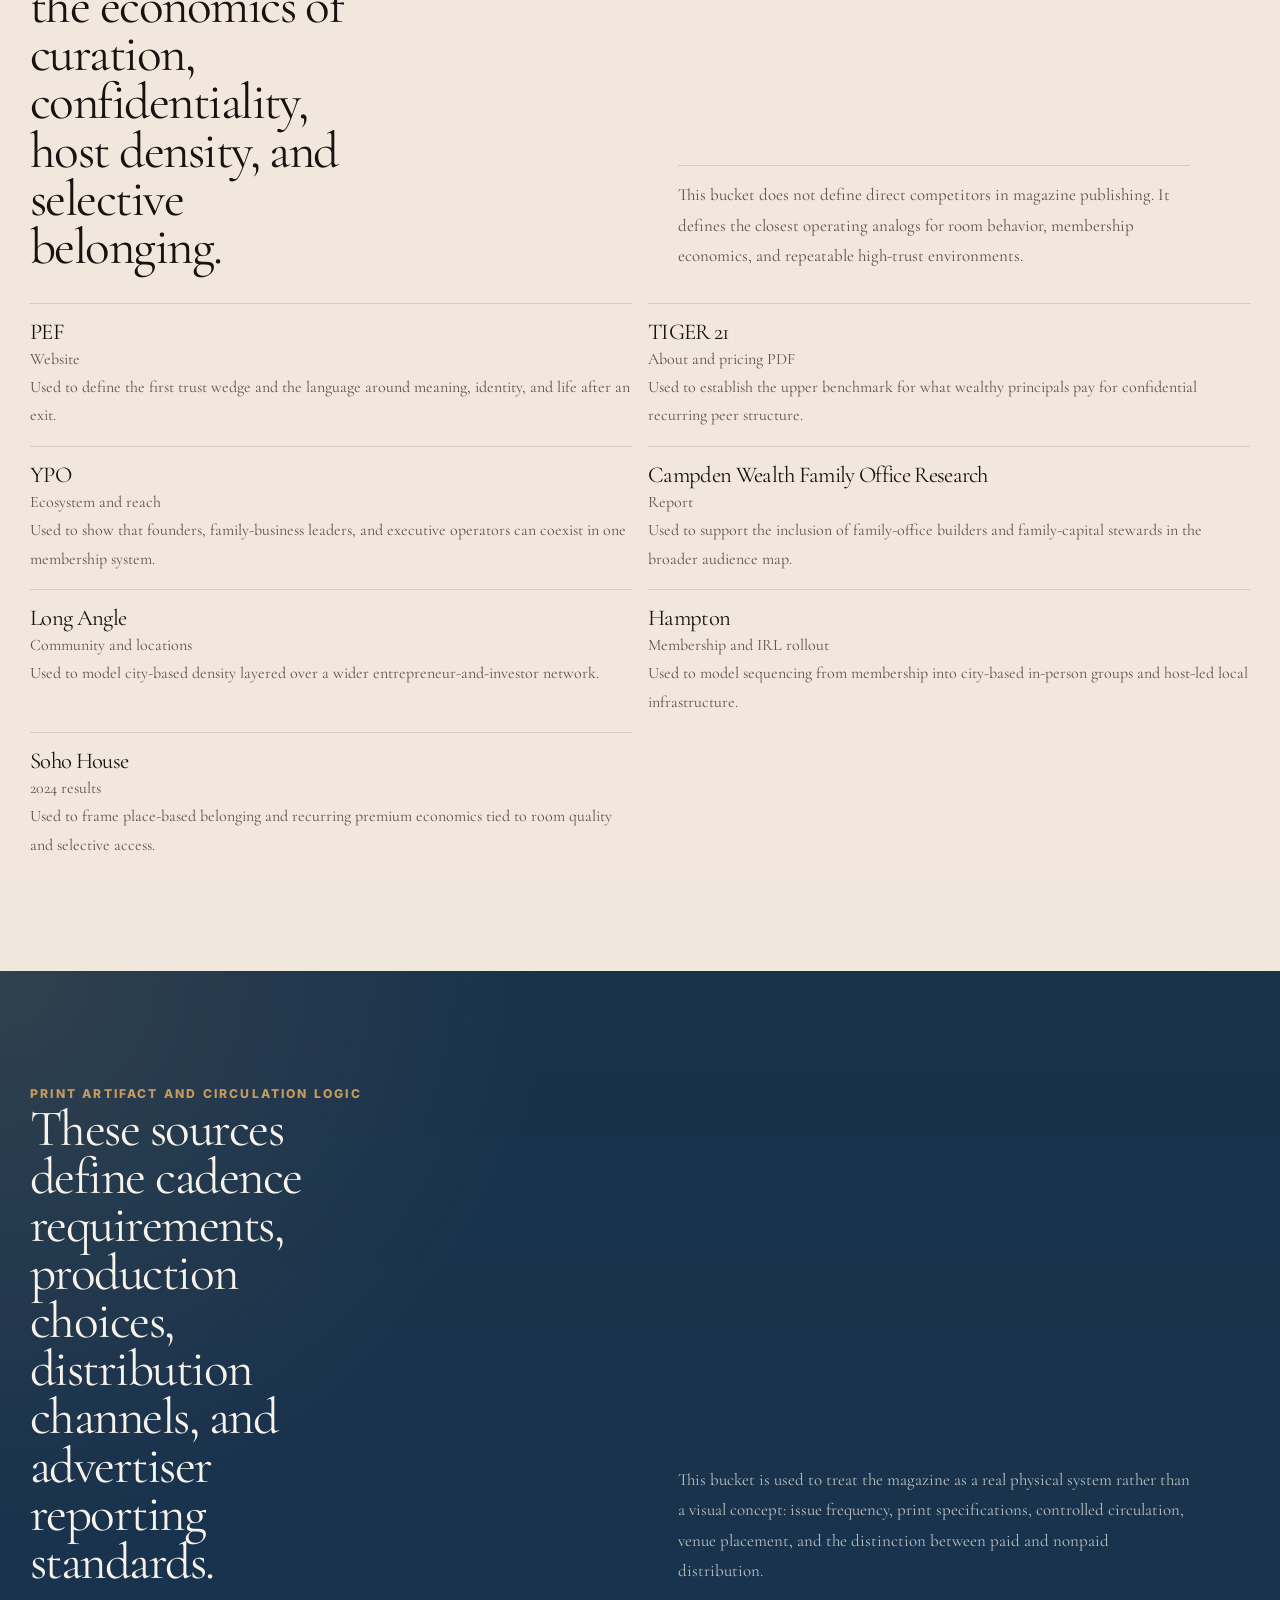
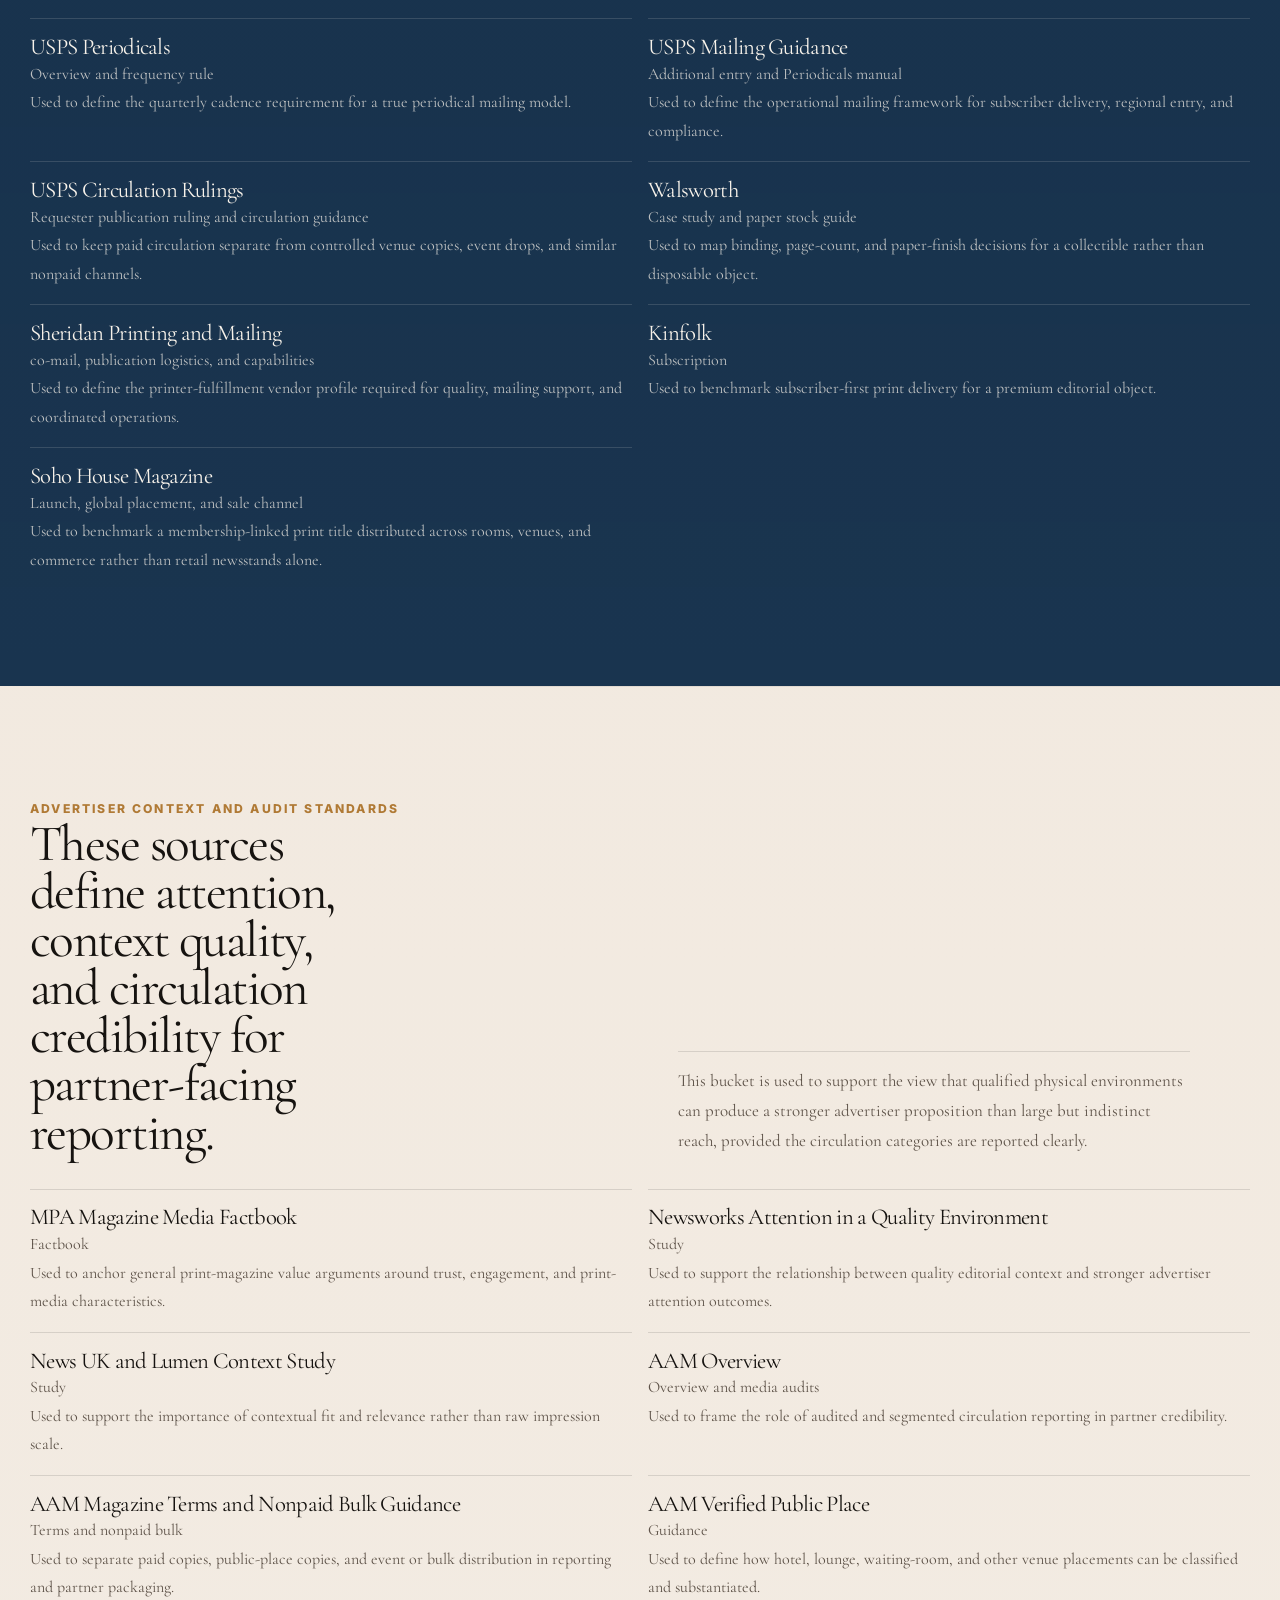
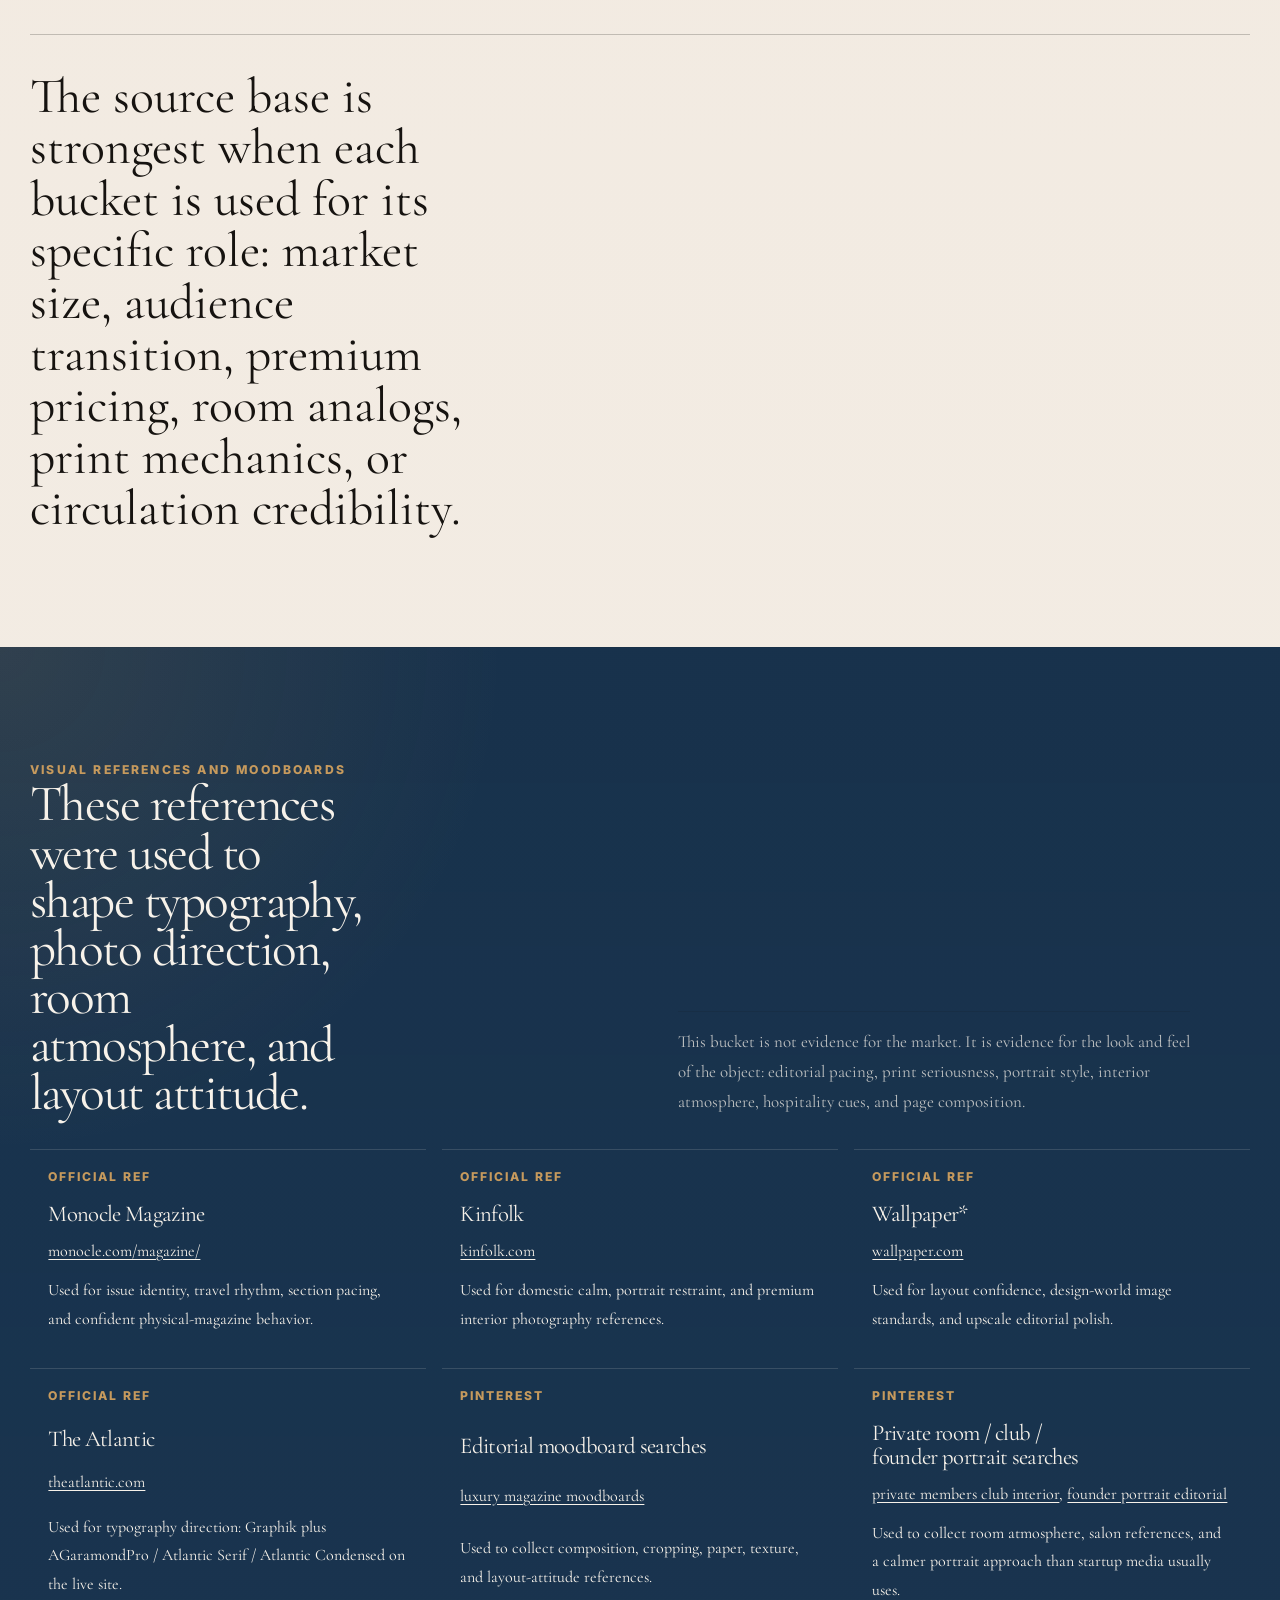
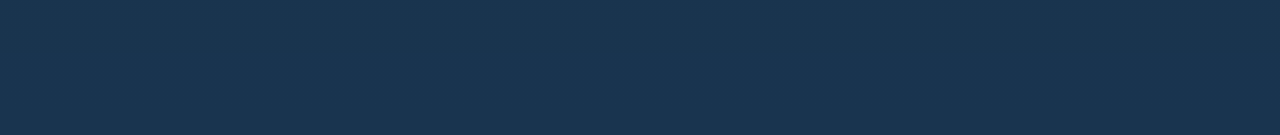
<file: site/appendix.html>
<!DOCTYPE html>
<html lang="en">
<head>
<meta charset="UTF-8">
<meta name="viewport" content="width=device-width, initial-scale=1.0">
<title>After Exit | Evidence</title>
<meta name="description" content="Grouped evidence buckets for the After Exit dossier, with source roles across audience, pricing, community analogs, and print distribution.">
<link rel="preconnect" href="https://fonts.googleapis.com">
<link rel="preconnect" href="https://fonts.gstatic.com" crossorigin>
<link href="https://fonts.googleapis.com/css2?family=Cormorant+Garamond:wght@400;500;600;700&amp;family=Inter:wght@400;500;600;700;800;900&amp;display=swap" rel="stylesheet">
<link rel="stylesheet" href="styles.css">
</head>
<body class="subpage">
  <header class="site-header">
    <a class="brand" href="index.html">After Exit</a>
    <nav class="site-nav">
      <a href="index.html">Overview</a>
      <a href="deep-dives.html">Market &amp; Economics</a>
      <a href="source.html">Operating Plan</a>
      <a href="appendix.html">Evidence</a>
    </nav>
  </header>

  <main class="page-shell">
    <section class="page-hero">
      <p class="eyebrow">Evidence</p>
      <h1>Source buckets and analytic roles.</h1>
      <p class="page-copy">The dossier rests on grouped source sets rather than a single proof chain. Each bucket below identifies the sources used and the specific interpretive role each one plays in category definition, market sizing, price framing, room analogs, and physical distribution logic.</p>
    </section>

    <section class="section">
      <div class="container">
        <div class="lead-grid">
          <div>
            <p class="section-label">Audience and Wealth Base</p>
            <h2>These sources establish the affluent backdrop, the entrepreneur sub-layer, and the transition-stage operating problem.</h2>
          </div>
          <p class="support">This bucket is used to separate broad wealth from the narrower entrepreneurial-principal audience and to frame the move from company-building into allocation, family systems, and stewardship.</p>
        </div>
        <div class="source-grid">
          <article class="source-card"><div class="source-copy"><h3>UBS Global Wealth Report 2025</h3><p><a href="https://www.ubs.com/content/news/en/2025/06/18/gwr-2025/_jcr_content/root/contentarea/mainpar/gridcontrol/col_2/linklistnewlook_copy_454432721/actionbutton.0308854476.file/PS9jb250ZW50L2RhbS9hc3NldHMvbmV3cy8yMDI1LzA2LzE4LzIwMjUwNjE4LW1yLWd3cjIwMjUtZW4ucGRm/20250618-mr-gwr2025-en.pdf">PDF</a></p><p>Used to size the broad affluent environment and distinguish outer-ring wealth from the narrower target category.</p></div></article>
          <article class="source-card"><div class="source-copy"><h3>Capgemini World Wealth Report 2025</h3><p><a href="https://www.capgemini.com/wp-content/uploads/2025/06/06_04_World-Wealth-Report-2025-Press-Release-1.pdf">Press release PDF</a></p><p>Used to anchor U.S. HNWI depth as the domestic premium spending base around memberships and partner categories.</p></div></article>
          <article class="source-card"><div class="source-copy"><h3>UBS Global Entrepreneur Report 2025</h3><p><a href="https://www.ubs.com/content/news/en/2025/02/06/global-entrepreneur-report-2025/_jcr_content/root/contentarea/mainpar/toplevelgrid/col_2/actionbutton_copy.0490431597.file/PS9jb250ZW50L2RhbS9hc3NldHMvbmV3cy8yMDI1LzAyLzA2LzA2LTAyLTIwMjUtbXItZ2xvYmFsLWVudHJlcHJlbmV1ci1yZXBvcnQtMjAyNS1lbi5wZGY%3D/06-02-2025-mr-global-entrepreneur-report-2025-en.pdf">PDF</a></p><p>Used to show that entrepreneurs reallocate time and attention toward travel, investing, family, and broader life design.</p></div></article>
          <article class="source-card"><div class="source-copy"><h3>UBS Global Entrepreneur Report 2026</h3><p><a href="https://www.ubs.com/global/en/media/display-page-ndp/en-20260311-ubs-global-entrepreneur-report.html">Overview</a></p><p>Used to support the view that many entrepreneurs are actively considering a next-stage transition within a defined time horizon.</p></div></article>
          <article class="source-card"><div class="source-copy"><h3>UBS, From Entrepreneur to Investor</h3><p><a href="https://www.ubs.com/global/en/wealthmanagement/insights/2024/from-entrepreneur-to-investor1.html">Article</a></p><p>Used to justify the broader audience architecture that includes founders, investors, and capital stewards in one frame.</p></div></article>
          <article class="source-card"><div class="source-copy"><h3>Yale SOM Post-Exit Study</h3><p><a href="https://som.yale.edu/sites/default/files/2025-04/Exploring%20Six%20Key%20Decisions%20Post-Exit%20Entrepreneurs%20Will%20Have%20to%20Make.pdf">PDF</a></p><p>Used to define the post-liquidity decision set around identity, purpose, and reorientation after an exit.</p></div></article>
          <article class="source-card"><div class="source-copy"><h3>NVCA / PitchBook Venture Monitor</h3><p><a href="https://nvca.org/pitchbook-nvca-venture-monitor/">Overview</a></p><p>Used to frame the recurring supply of newly liquid or transition-stage operators entering the market each year.</p></div></article>
          <article class="source-card"><div class="source-copy"><h3>Knight Frank Wealth Report 2025</h3><p><a href="https://content.knightfrank.com/resources/knightfrank.com/wealthreport/the-wealth-report-2025.pdf">PDF</a></p><p>Used to map premium spending categories such as wellness, travel, education, and family experiences to partner fit.</p></div></article>
        </div>
      </div>
    </section>

    <section class="section section-dark">
      <div class="container">
        <div class="lead-grid">
          <div>
            <p class="section-label">Media Pricing and Product Form</p>
            <h2>These sources frame premium media economics, bundling behavior, and the limits of broad digital news payment.</h2>
          </div>
          <p class="support">This bucket is used to show where general news breaks down, where narrow premium media still holds pricing power, and how leading products ladder into higher-value access or tool layers.</p>
        </div>
        <div class="compare-grid">
          <article class="compare-card"><div class="compare-copy"><h3>Reuters Institute Digital News Report 2025</h3><p><a href="https://sanef.org.za/wp-content/uploads/2025/06/Digital_News-Report_2025.pdf">PDF</a></p><p>Used to establish that broad digital news payment remains structurally weak and that narrow identity-rich media is the more relevant reference set.</p></div></article>
          <article class="compare-card"><div class="compare-copy"><h3>Axios Media Trends, March 11, 2025</h3><p><a href="https://www.axios.com/newsletters/axios-media-trends-6a3f5cd0-fdda-11ef-9d47-6d4ca95699f8">Article</a></p><p>Used to frame the current media environment around distinctiveness, personality, and mixed-format publishing.</p></div></article>
          <article class="compare-card"><div class="compare-copy"><h3>The Information Pricing</h3><p><a href="https://theinformation.zendesk.com/hc/en-us/articles/218741157-Individual-Subscriptions">Pricing</a></p><p>Used as the benchmark for premium narrow-journalism pricing and professional utility.</p></div></article>
          <article class="compare-card"><div class="compare-copy"><h3>Every</h3><p><a href="https://every.to/faq">FAQ</a> and <a href="https://help.every.to/en/articles/13199137-what-s-included-in-a-paid-every-subscription">subscription details</a></p><p>Used as the benchmark for bundling media with products, benefits, and community rather than selling content in isolation.</p></div></article>
          <article class="compare-card"><div class="compare-copy"><h3>Air Mail</h3><p><a href="https://airmail.news/subscribe-options">Subscription options</a></p><p>Used as a reference point for a premium editorial brand built around taste, service, and a coherent point of view.</p></div></article>
          <article class="compare-card"><div class="compare-copy"><h3>Puck</h3><p><a href="https://puck.news/my-account/billing">Billing</a> and <a href="https://puck.news/inner-circle/">Inner Circle</a></p><p>Used as a reference for subscription-plus-membership packaging with higher-touch access layers.</p></div></article>
          <article class="compare-card"><div class="compare-copy"><h3>Semafor CEO Signal</h3><p><a href="https://www.semafor.com/article/12/18/2024/semafor-launches-the-ceo-signal">Launch</a> and <a href="https://www.semafor.com/article/03/19/2026/semafor-launches-the-ceo-signal-show-with-penny-pritzker-and-andrew-edgecliffe-johnson">Expansion</a></p><p>Used to show that executive-focused editorial products can extend into invitation-only and multimedia formats without losing clarity.</p></div></article>
        </div>
      </div>
    </section>

    <section class="section">
      <div class="container">
        <div class="lead-grid">
          <div>
            <p class="section-label">Community and Room Analogs</p>
            <h2>These sources test the economics of curation, confidentiality, host density, and selective belonging.</h2>
          </div>
          <p class="support">This bucket does not define direct competitors in magazine publishing. It defines the closest operating analogs for room behavior, membership economics, and repeatable high-trust environments.</p>
        </div>
        <div class="source-grid">
          <article class="source-card"><div class="source-copy"><h3>PEF</h3><p><a href="https://pef.xyz/">Website</a></p><p>Used to define the first trust wedge and the language around meaning, identity, and life after an exit.</p></div></article>
          <article class="source-card"><div class="source-copy"><h3>TIGER 21</h3><p><a href="https://tiger21.com/about-us/">About</a> and <a href="https://tiger21.com/wp-content/uploads/2025/11/2026-Membership-Pricing_Nov25.pdf">pricing PDF</a></p><p>Used to establish the upper benchmark for what wealthy principals pay for confidential recurring peer structure.</p></div></article>
          <article class="source-card"><div class="source-copy"><h3>YPO</h3><p><a href="https://www.ypo.org/ecosystem/">Ecosystem</a> and <a href="https://www.ypo.org/acf/">reach</a></p><p>Used to show that founders, family-business leaders, and executive operators can coexist in one membership system.</p></div></article>
          <article class="source-card"><div class="source-copy"><h3>Campden Wealth Family Office Research</h3><p><a href="https://www.campdenwealth.com/report/benelux-family-office-report-2025">Report</a></p><p>Used to support the inclusion of family-office builders and family-capital stewards in the broader audience map.</p></div></article>
          <article class="source-card"><div class="source-copy"><h3>Long Angle</h3><p><a href="https://www.longangle.com/community">Community</a> and <a href="https://www.longangle.com/locations">locations</a></p><p>Used to model city-based density layered over a wider entrepreneur-and-investor network.</p></div></article>
          <article class="source-card"><div class="source-copy"><h3>Hampton</h3><p><a href="https://joinhampton.com/explore-membership">Membership</a> and <a href="https://joinhampton.com/blog/hamptons-launching-irl-core-groups-in-13-cities">IRL rollout</a></p><p>Used to model sequencing from membership into city-based in-person groups and host-led local infrastructure.</p></div></article>
          <article class="source-card"><div class="source-copy"><h3>Soho House</h3><p><a href="https://www.sohohouseco.com/news-and-events/news-details/2025/Soho-House--Co-Inc--Announces-Fourth-Quarter-and-Fiscal-Year-2024-Results/default.aspx">2024 results</a></p><p>Used to frame place-based belonging and recurring premium economics tied to room quality and selective access.</p></div></article>
        </div>
      </div>
    </section>

    <section class="section section-dark">
      <div class="container">
        <div class="lead-grid">
          <div>
            <p class="section-label">Print Artifact and Circulation Logic</p>
            <h2>These sources define cadence requirements, production choices, distribution channels, and advertiser reporting standards.</h2>
          </div>
          <p class="support">This bucket is used to treat the magazine as a real physical system rather than a visual concept: issue frequency, print specifications, controlled circulation, venue placement, and the distinction between paid and nonpaid distribution.</p>
        </div>
        <div class="compare-grid">
          <article class="compare-card"><div class="compare-copy"><h3>USPS Periodicals</h3><p><a href="https://postalpro.usps.com/periodicals">Overview</a> and <a href="https://about.usps.com/handbooks/dm204/dm204_ch1_005.htm">frequency rule</a></p><p>Used to define the quarterly cadence requirement for a true periodical mailing model.</p></div></article>
          <article class="compare-card"><div class="compare-copy"><h3>USPS Mailing Guidance</h3><p><a href="https://about.usps.com/handbooks/dm204/additional.html">Additional entry</a> and <a href="https://pe.usps.com/cpim/ftp/manuals/dmm300/207.pdf">Periodicals manual</a></p><p>Used to define the operational mailing framework for subscriber delivery, regional entry, and compliance.</p></div></article>
          <article class="compare-card"><div class="compare-copy"><h3>USPS Circulation Rulings</h3><p><a href="https://pe.usps.com/text/csr/PS-054.htm">Requester publication ruling</a> and <a href="https://pe.usps.com/text/csr/PS-228.htm">circulation guidance</a></p><p>Used to keep paid circulation separate from controlled venue copies, event drops, and similar nonpaid channels.</p></div></article>
          <article class="compare-card"><div class="compare-copy"><h3>Walsworth</h3><p><a href="https://www.walsworth.com/resource/case-study-geiger-farmers-almanac">Case study</a> and <a href="https://www.walsworth.com/blog/paper-stock-commercial-printing">paper stock guide</a></p><p>Used to map binding, page-count, and paper-finish decisions for a collectible rather than disposable object.</p></div></article>
          <article class="compare-card"><div class="compare-copy"><h3>Sheridan Printing and Mailing</h3><p><a href="https://www.sheridan.com/solutions-services/co-mail/">co-mail</a>, <a href="https://www.sheridan.com/solutions-services/alumni-publications/">publication logistics</a>, and <a href="https://www.sheridan.com/times-printing/">capabilities</a></p><p>Used to define the printer-fulfillment vendor profile required for quality, mailing support, and coordinated operations.</p></div></article>
          <article class="compare-card"><div class="compare-copy"><h3>Kinfolk</h3><p><a href="https://www.kinfolk.com/subscribe">Subscription</a></p><p>Used to benchmark subscriber-first print delivery for a premium editorial object.</p></div></article>
          <article class="compare-card"><div class="compare-copy"><h3>Soho House Magazine</h3><p><a href="https://www.sohohouse.com/house-notes/issue-006/film-and-entertainment/introducing-the-new-soho-house-magazine">Launch</a>, <a href="https://www.sohohouse.com/en-us/house-notes/issue-006/film-and-entertainment/the-spring-edition-of-the-soho-house-print-magazine-is-here">global placement</a>, and <a href="https://www.sohohouse.com/es/house-notes/issue-006/art-and-design/soho-house-magazine-on-sale-soho-home">sale channel</a></p><p>Used to benchmark a membership-linked print title distributed across rooms, venues, and commerce rather than retail newsstands alone.</p></div></article>
        </div>
      </div>
    </section>

    <section class="section">
      <div class="container">
        <div class="lead-grid">
          <div>
            <p class="section-label">Advertiser Context and Audit Standards</p>
            <h2>These sources define attention, context quality, and circulation credibility for partner-facing reporting.</h2>
          </div>
          <p class="support">This bucket is used to support the view that qualified physical environments can produce a stronger advertiser proposition than large but indistinct reach, provided the circulation categories are reported clearly.</p>
        </div>
        <div class="source-grid">
          <article class="source-card"><div class="source-copy"><h3>MPA Magazine Media Factbook</h3><p><a href="https://magazine.org/mpa-the-association-of-magazine-media-releases-its-2021-mpa-magazine-media-factbook/">Factbook</a></p><p>Used to anchor general print-magazine value arguments around trust, engagement, and print-media characteristics.</p></div></article>
          <article class="source-card"><div class="source-copy"><h3>Newsworks Attention in a Quality Environment</h3><p><a href="https://newsworks.org.uk/research/attention-in-a-quality-environment/">Study</a></p><p>Used to support the relationship between quality editorial context and stronger advertiser attention outcomes.</p></div></article>
          <article class="source-card"><div class="source-copy"><h3>News UK and Lumen Context Study</h3><p><a href="https://newsworks.org.uk/news-and-opinion/news-uk-and-lumen-research-shows-importance-of-context-and-relevance/">Study</a></p><p>Used to support the importance of contextual fit and relevance rather than raw impression scale.</p></div></article>
          <article class="source-card"><div class="source-copy"><h3>AAM Overview</h3><p><a href="https://auditedmedia.com/about/who-we-are">Overview</a> and <a href="https://auditedmedia.com/media-audits">media audits</a></p><p>Used to frame the role of audited and segmented circulation reporting in partner credibility.</p></div></article>
          <article class="source-card"><div class="source-copy"><h3>AAM Magazine Terms and Nonpaid Bulk Guidance</h3><p><a href="https://support.auditedmedia.com/magazine-media-circ-terms-definitions">Terms</a> and <a href="https://support.auditedmedia.com/magazine-nonpaid-bulk">nonpaid bulk</a></p><p>Used to separate paid copies, public-place copies, and event or bulk distribution in reporting and partner packaging.</p></div></article>
          <article class="source-card"><div class="source-copy"><h3>AAM Verified Public Place</h3><p><a href="https://support.auditedmedia.com/verified-public-place">Guidance</a></p><p>Used to define how hotel, lounge, waiting-room, and other venue placements can be classified and substantiated.</p></div></article>
        </div>
        <div class="quote-band">
          <p>The source base is strongest when each bucket is used for its specific role: market size, audience transition, premium pricing, room analogs, print mechanics, or circulation credibility.</p>
        </div>
      </div>
    </section>

    <section class="section section-dark">
      <div class="container">
        <div class="lead-grid">
          <div>
            <p class="section-label">Visual References and Moodboards</p>
            <h2>These references were used to shape typography, photo direction, room atmosphere, and layout attitude.</h2>
          </div>
          <p class="support">This bucket is not evidence for the market. It is evidence for the look and feel of the object: editorial pacing, print seriousness, portrait style, interior atmosphere, hospitality cues, and page composition.</p>
        </div>
        <div class="reference-grid">
          <article class="reference-card"><span>Official ref</span><h3>Monocle Magazine</h3><p><a href="https://monocle.com/magazine/">monocle.com/magazine/</a></p><p>Used for issue identity, travel rhythm, section pacing, and confident physical-magazine behavior.</p></article>
          <article class="reference-card"><span>Official ref</span><h3>Kinfolk</h3><p><a href="https://www.kinfolk.com/">kinfolk.com</a></p><p>Used for domestic calm, portrait restraint, and premium interior photography references.</p></article>
          <article class="reference-card"><span>Official ref</span><h3>Wallpaper*</h3><p><a href="https://www.wallpaper.com/">wallpaper.com</a></p><p>Used for layout confidence, design-world image standards, and upscale editorial polish.</p></article>
          <article class="reference-card"><span>Official ref</span><h3>The Atlantic</h3><p><a href="https://www.theatlantic.com/">theatlantic.com</a></p><p>Used for typography direction: Graphik plus AGaramondPro / Atlantic Serif / Atlantic Condensed on the live site.</p></article>
          <article class="reference-card"><span>Pinterest</span><h3>Editorial moodboard searches</h3><p><a href="https://www.pinterest.com/search/pins/?q=editorial%20moodboard%20luxury%20magazine">luxury magazine moodboards</a></p><p>Used to collect composition, cropping, paper, texture, and layout-attitude references.</p></article>
          <article class="reference-card"><span>Pinterest</span><h3>Private room / club / founder portrait searches</h3><p><a href="https://www.pinterest.com/search/pins/?q=private%20members%20club%20interior">private members club interior</a>, <a href="https://www.pinterest.com/search/pins/?q=founder%20portrait%20editorial">founder portrait editorial</a></p><p>Used to collect room atmosphere, salon references, and a calmer portrait approach than startup media usually uses.</p></article>
        </div>
      </div>
    </section>
  </main>
</body>
</html>
</file>
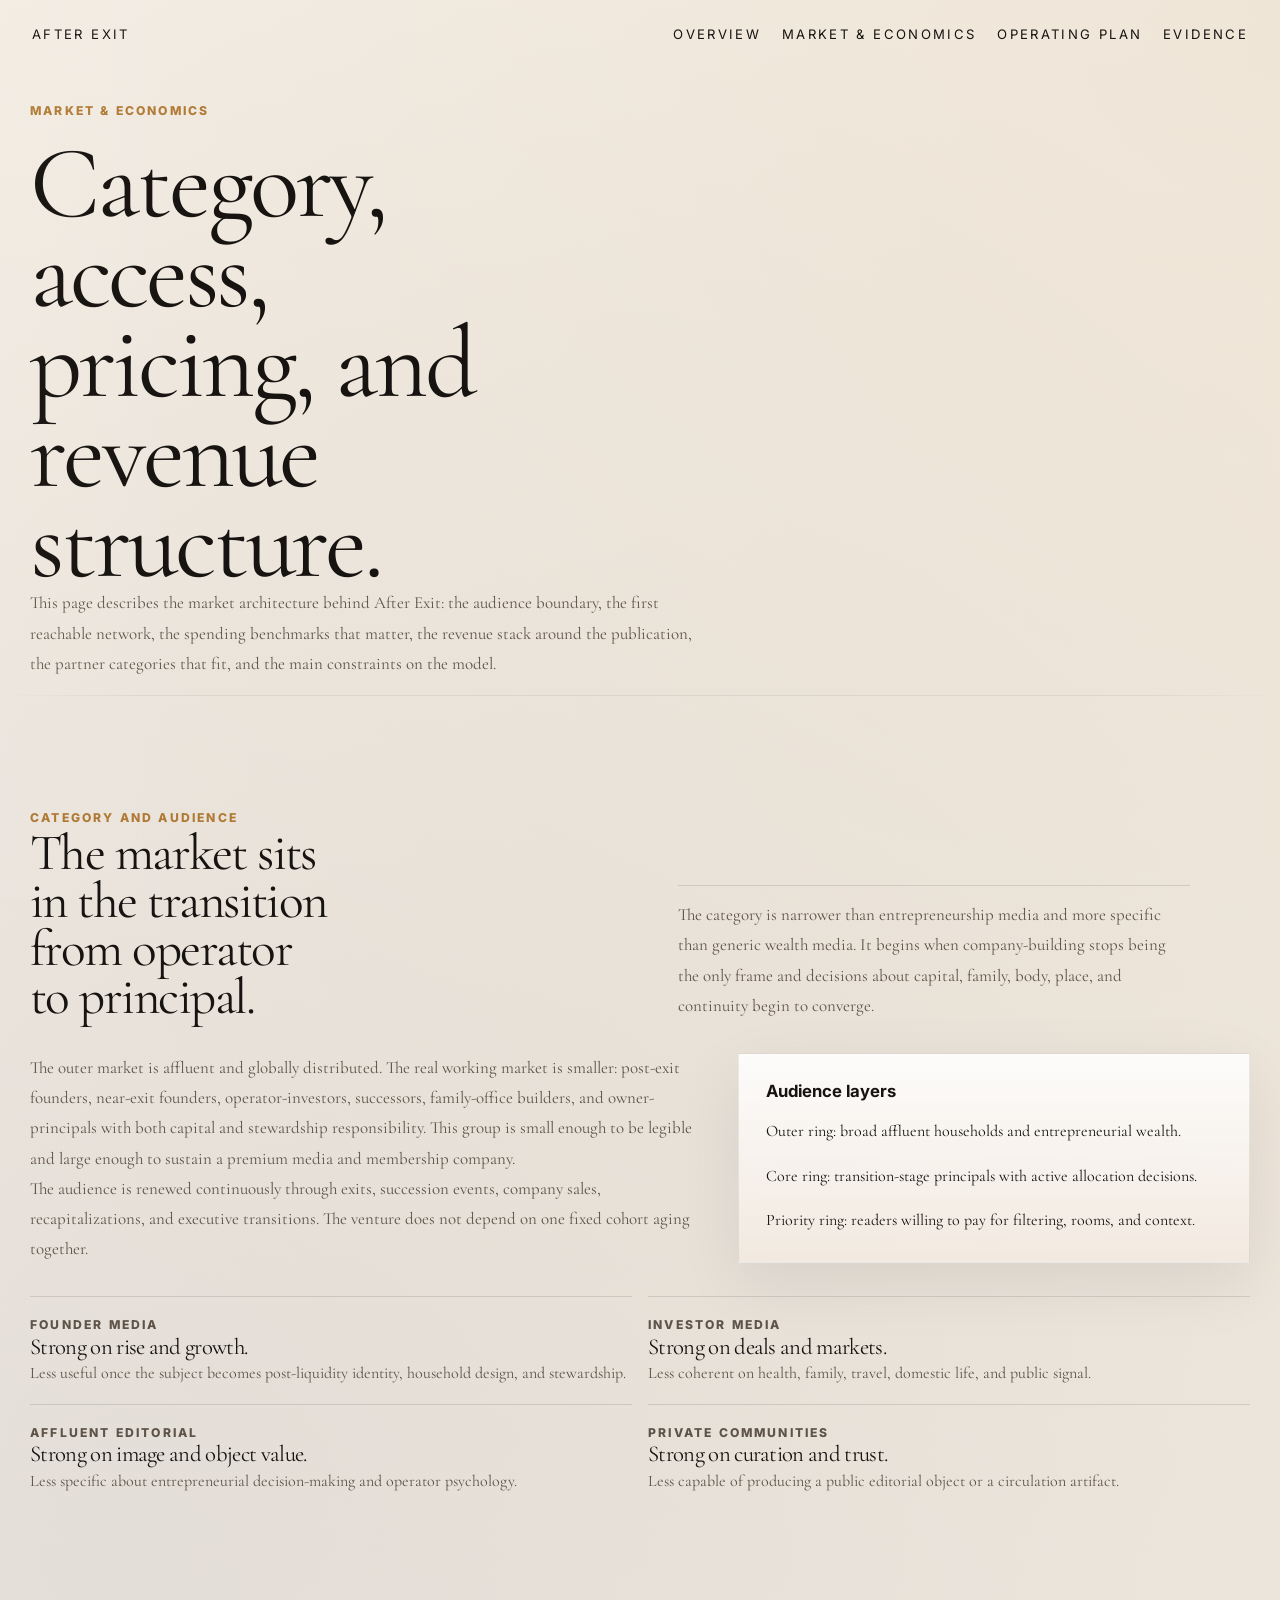
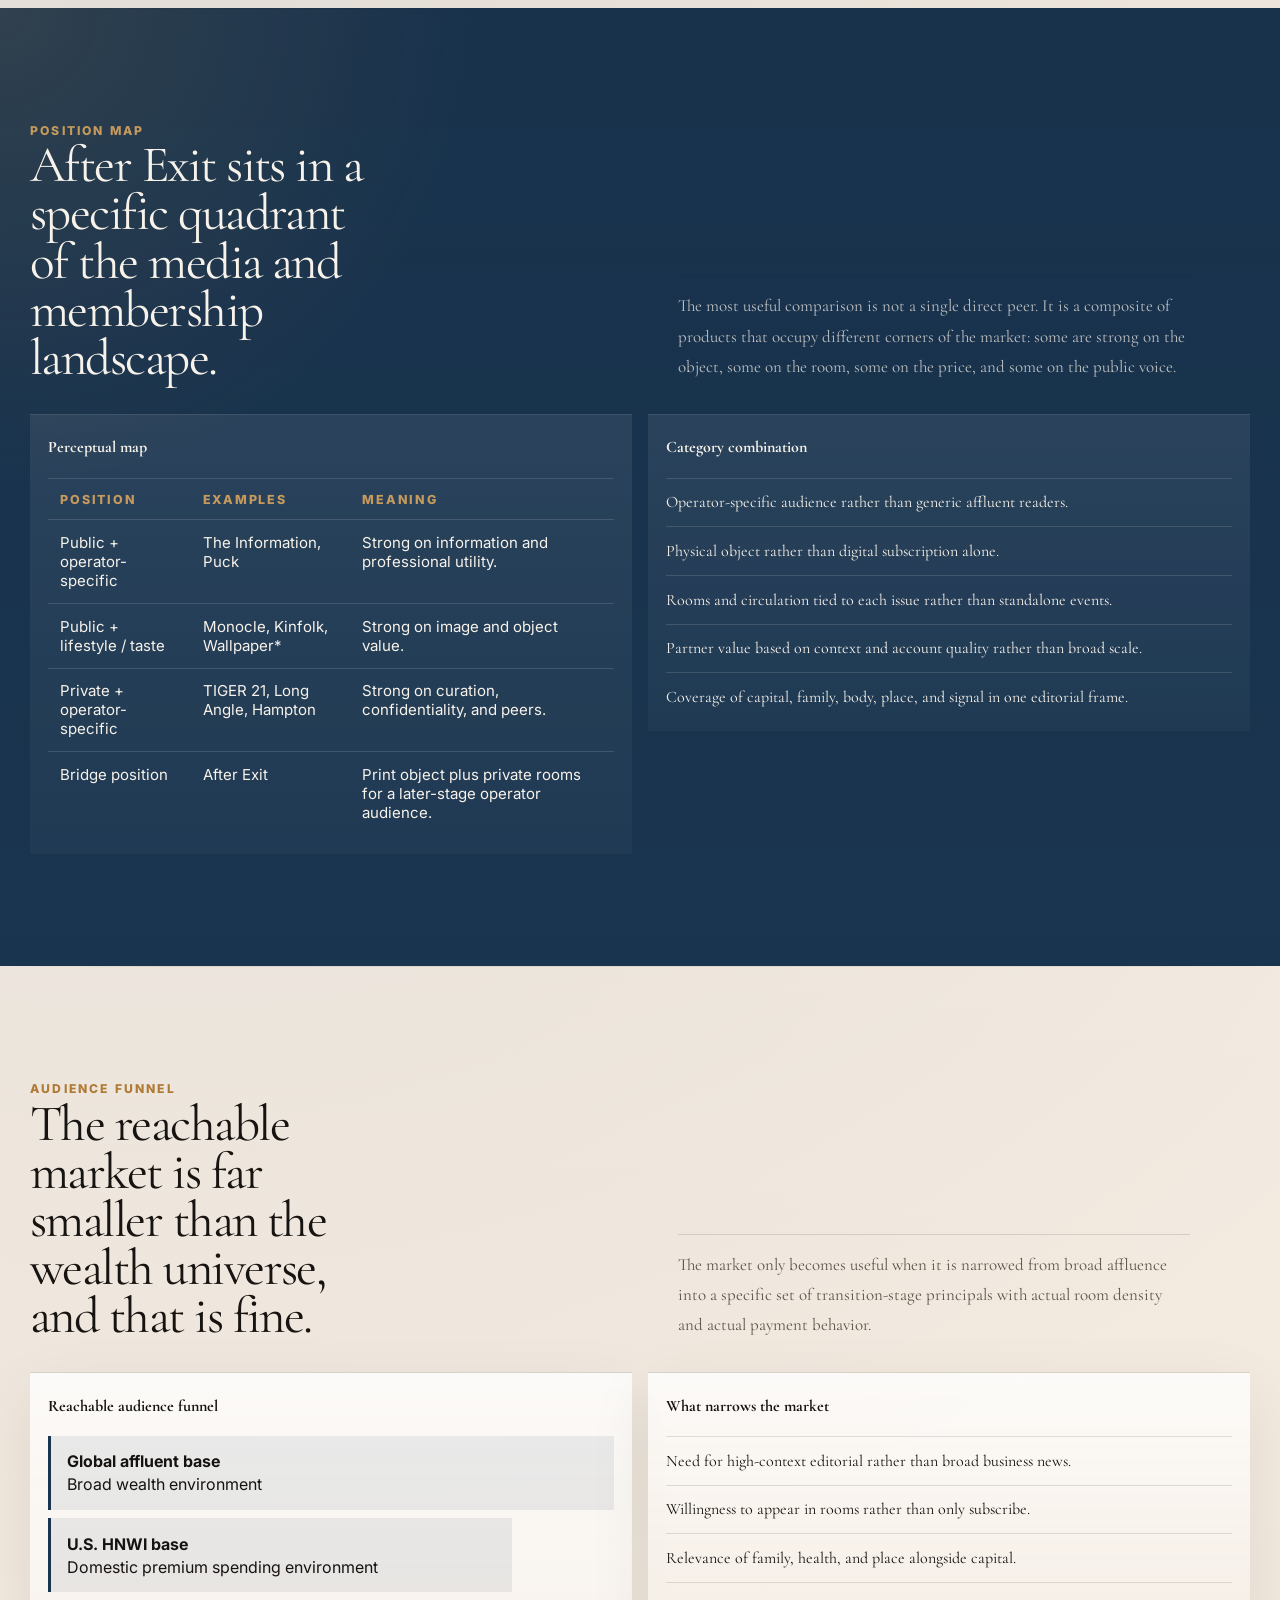
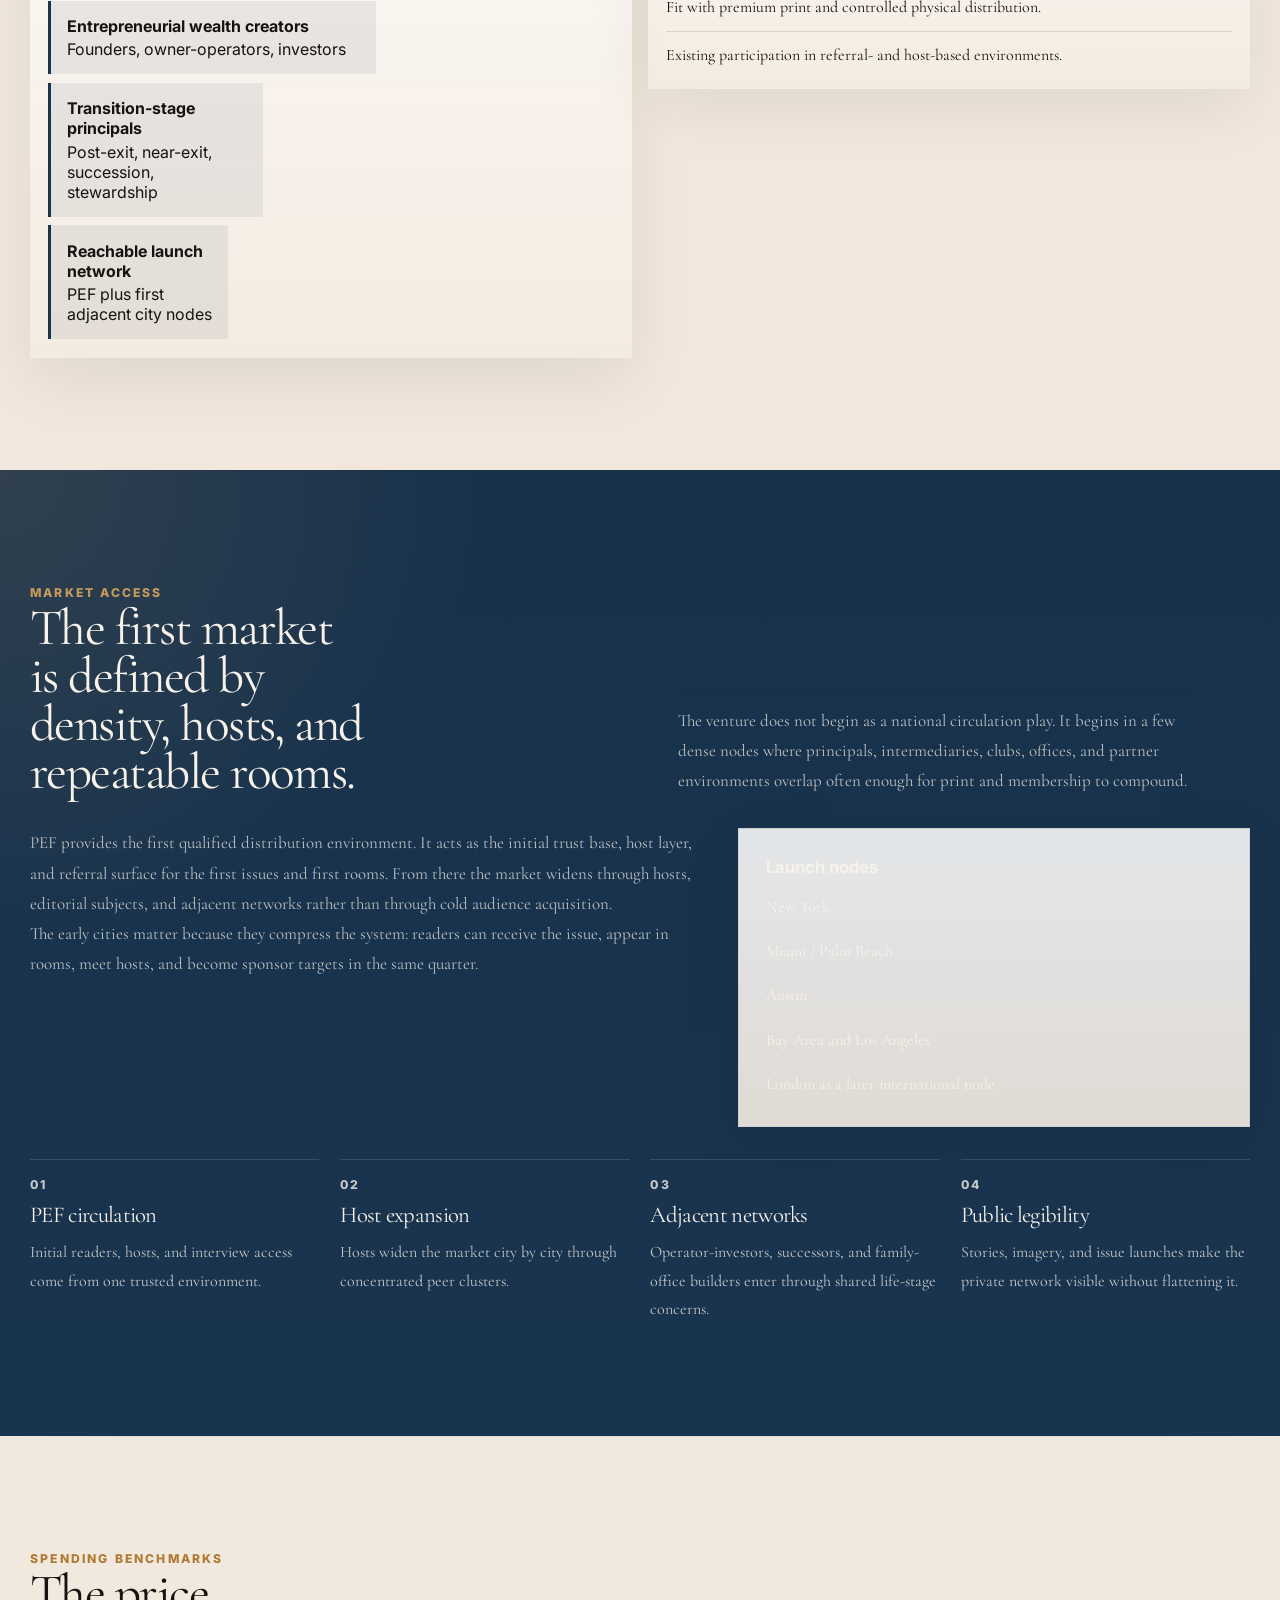
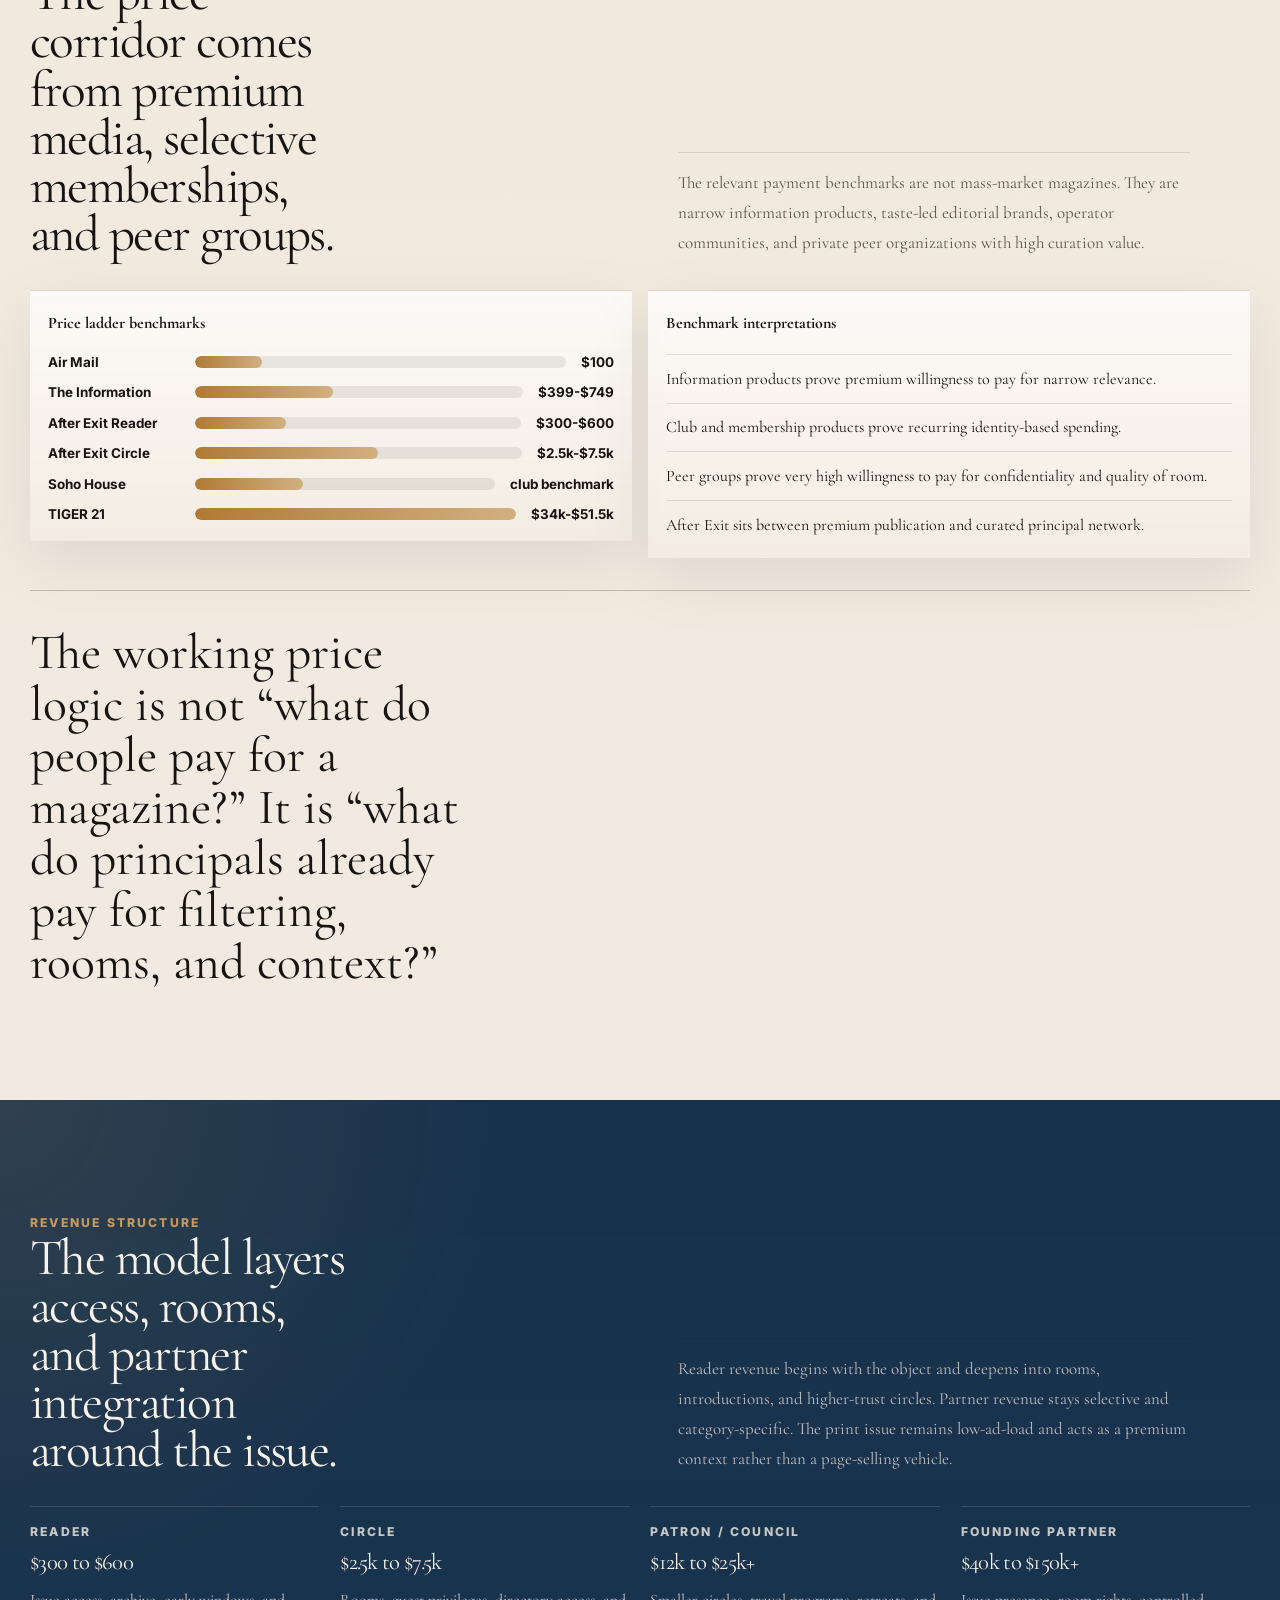
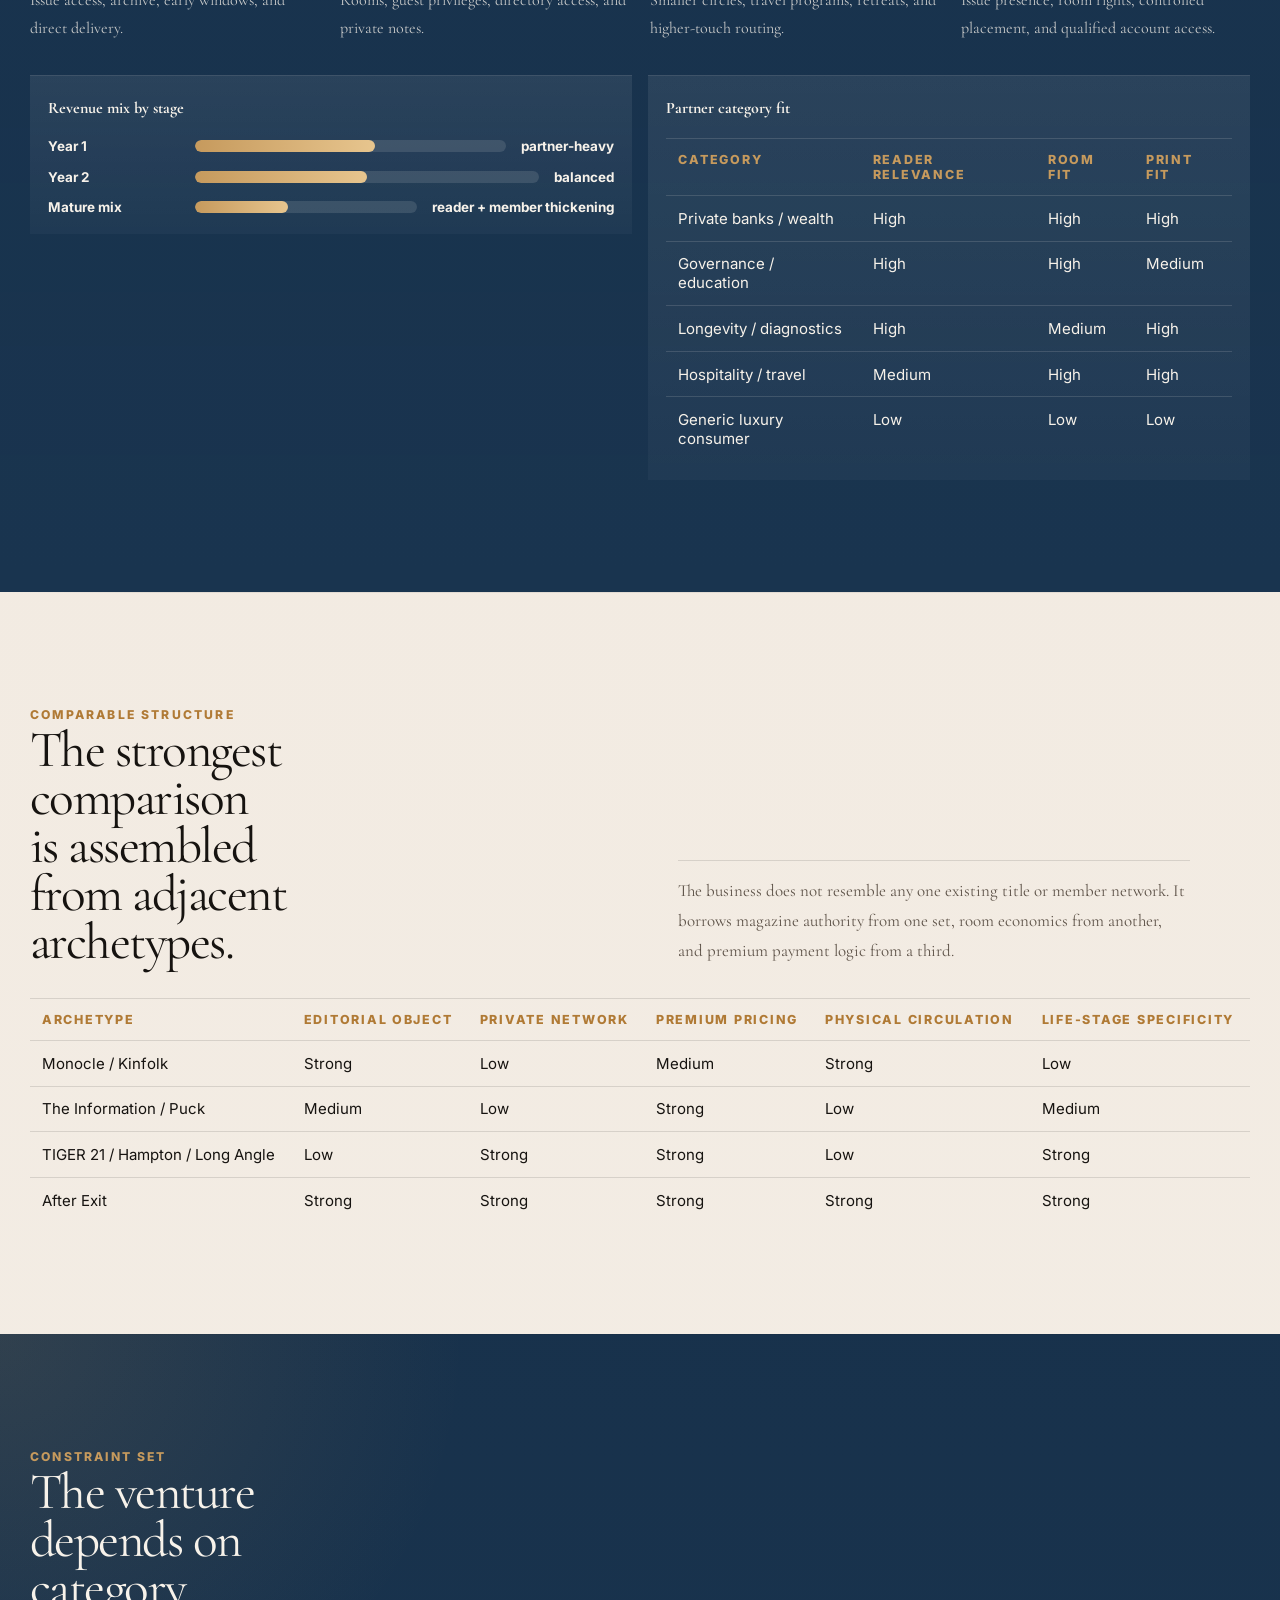
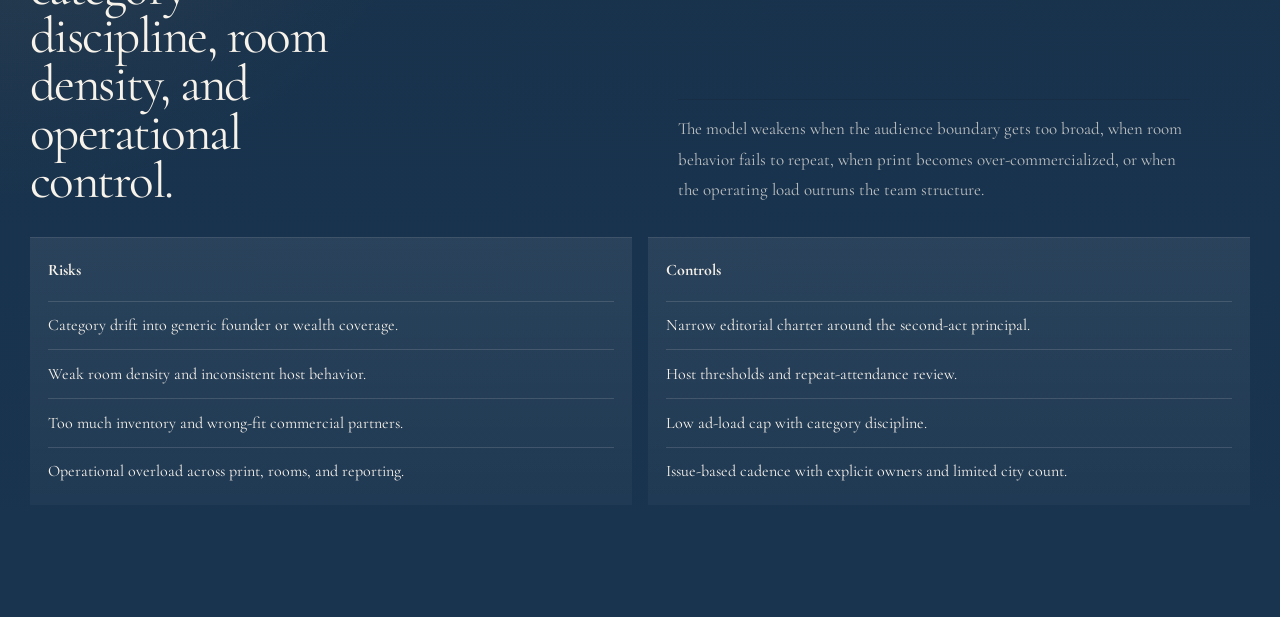
<file: site/deep-dives.html>
<!DOCTYPE html>
<html lang="en">
<head>
<meta charset="UTF-8">
<meta name="viewport" content="width=device-width, initial-scale=1.0">
<title>After Exit | Market &amp; Economics</title>
<meta name="description" content="Market architecture, reachable audience, spending benchmarks, revenue structure, and constraints for After Exit.">
<link rel="preconnect" href="https://fonts.googleapis.com">
<link rel="preconnect" href="https://fonts.gstatic.com" crossorigin>
<link href="https://fonts.googleapis.com/css2?family=Cormorant+Garamond:wght@400;500;600;700&amp;family=Inter:wght@400;500;600;700;800;900&amp;display=swap" rel="stylesheet">
<link rel="stylesheet" href="styles.css">
</head>
<body class="subpage">
  <header class="site-header">
    <a class="brand" href="index.html">After Exit</a>
    <nav class="site-nav">
      <a href="index.html">Overview</a>
      <a href="deep-dives.html">Market &amp; Economics</a>
      <a href="source.html">Operating Plan</a>
      <a href="appendix.html">Evidence</a>
    </nav>
  </header>

  <main class="page-shell">
    <section class="page-hero">
      <p class="eyebrow">Market &amp; Economics</p>
      <h1>Category, access, pricing, and revenue structure.</h1>
      <p class="page-copy">This page describes the market architecture behind After Exit: the audience boundary, the first reachable network, the spending benchmarks that matter, the revenue stack around the publication, the partner categories that fit, and the main constraints on the model.</p>
    </section>

    <section class="section">
      <div class="container">
        <div class="lead-grid">
          <div>
            <p class="section-label">Category and Audience</p>
            <h2>The market sits in the transition from operator to principal.</h2>
          </div>
          <p class="support">The category is narrower than entrepreneurship media and more specific than generic wealth media. It begins when company-building stops being the only frame and decisions about capital, family, body, place, and continuity begin to converge.</p>
        </div>
        <div class="split-grid">
          <div>
            <p class="support">The outer market is affluent and globally distributed. The real working market is smaller: post-exit founders, near-exit founders, operator-investors, successors, family-office builders, and owner-principals with both capital and stewardship responsibility. This group is small enough to be legible and large enough to sustain a premium media and membership company.</p>
            <p class="support">The audience is renewed continuously through exits, succession events, company sales, recapitalizations, and executive transitions. The venture does not depend on one fixed cohort aging together.</p>
          </div>
          <div class="glass-panel">
            <strong>Audience layers</strong>
            <p>Outer ring: broad affluent households and entrepreneurial wealth.</p>
            <p>Core ring: transition-stage principals with active allocation decisions.</p>
            <p>Priority ring: readers willing to pay for filtering, rooms, and context.</p>
          </div>
        </div>
        <div class="compare-grid">
          <article class="compare-card"><div class="compare-copy"><p class="card-kicker">Founder media</p><h3>Strong on rise and growth.</h3><p>Less useful once the subject becomes post-liquidity identity, household design, and stewardship.</p></div></article>
          <article class="compare-card"><div class="compare-copy"><p class="card-kicker">Investor media</p><h3>Strong on deals and markets.</h3><p>Less coherent on health, family, travel, domestic life, and public signal.</p></div></article>
          <article class="compare-card"><div class="compare-copy"><p class="card-kicker">Affluent editorial</p><h3>Strong on image and object value.</h3><p>Less specific about entrepreneurial decision-making and operator psychology.</p></div></article>
          <article class="compare-card"><div class="compare-copy"><p class="card-kicker">Private communities</p><h3>Strong on curation and trust.</h3><p>Less capable of producing a public editorial object or a circulation artifact.</p></div></article>
        </div>
      </div>
    </section>

    <section class="section section-dark">
      <div class="container">
        <div class="lead-grid">
          <div>
            <p class="section-label">Position Map</p>
            <h2>After Exit sits in a specific quadrant of the media and membership landscape.</h2>
          </div>
          <p class="support">The most useful comparison is not a single direct peer. It is a composite of products that occupy different corners of the market: some are strong on the object, some on the room, some on the price, and some on the public voice.</p>
        </div>
        <div class="chart-grid">
          <article class="chart-panel">
            <p class="chart-title"><strong>Perceptual map</strong></p>
            <table class="matrix-table">
              <thead>
                <tr><th>Position</th><th>Examples</th><th>Meaning</th></tr>
              </thead>
              <tbody>
                <tr><td>Public + operator-specific</td><td>The Information, Puck</td><td>Strong on information and professional utility.</td></tr>
                <tr><td>Public + lifestyle / taste</td><td>Monocle, Kinfolk, Wallpaper*</td><td>Strong on image and object value.</td></tr>
                <tr><td>Private + operator-specific</td><td>TIGER 21, Long Angle, Hampton</td><td>Strong on curation, confidentiality, and peers.</td></tr>
                <tr><td>Bridge position</td><td>After Exit</td><td>Print object plus private rooms for a later-stage operator audience.</td></tr>
              </tbody>
            </table>
          </article>
          <article class="chart-panel">
            <p class="chart-title"><strong>Category combination</strong></p>
            <div class="signal-list">
              <p>Operator-specific audience rather than generic affluent readers.</p>
              <p>Physical object rather than digital subscription alone.</p>
              <p>Rooms and circulation tied to each issue rather than standalone events.</p>
              <p>Partner value based on context and account quality rather than broad scale.</p>
              <p>Coverage of capital, family, body, place, and signal in one editorial frame.</p>
            </div>
          </article>
        </div>
      </div>
    </section>

    <section class="section">
      <div class="container">
        <div class="lead-grid">
          <div>
            <p class="section-label">Audience Funnel</p>
            <h2>The reachable market is far smaller than the wealth universe, and that is fine.</h2>
          </div>
          <p class="support">The market only becomes useful when it is narrowed from broad affluence into a specific set of transition-stage principals with actual room density and actual payment behavior.</p>
        </div>
        <div class="chart-grid">
          <article class="chart-panel">
            <p class="chart-title"><strong>Reachable audience funnel</strong></p>
            <div class="funnel-chart">
              <div class="funnel-step" style="--value: 100;"><strong>Global affluent base</strong><span>Broad wealth environment</span></div>
              <div class="funnel-step" style="--value: 82;"><strong>U.S. HNWI base</strong><span>Domestic premium spending environment</span></div>
              <div class="funnel-step" style="--value: 58;"><strong>Entrepreneurial wealth creators</strong><span>Founders, owner-operators, investors</span></div>
              <div class="funnel-step" style="--value: 38;"><strong>Transition-stage principals</strong><span>Post-exit, near-exit, succession, stewardship</span></div>
              <div class="funnel-step" style="--value: 20;"><strong>Reachable launch network</strong><span>PEF plus first adjacent city nodes</span></div>
            </div>
          </article>
          <article class="chart-panel">
            <p class="chart-title"><strong>What narrows the market</strong></p>
            <div class="signal-list">
              <p>Need for high-context editorial rather than broad business news.</p>
              <p>Willingness to appear in rooms rather than only subscribe.</p>
              <p>Relevance of family, health, and place alongside capital.</p>
              <p>Fit with premium print and controlled physical distribution.</p>
              <p>Existing participation in referral- and host-based environments.</p>
            </div>
          </article>
        </div>
      </div>
    </section>

    <section class="section section-dark">
      <div class="container">
        <div class="lead-grid">
          <div>
            <p class="section-label">Market Access</p>
            <h2>The first market is defined by density, hosts, and repeatable rooms.</h2>
          </div>
          <p class="support">The venture does not begin as a national circulation play. It begins in a few dense nodes where principals, intermediaries, clubs, offices, and partner environments overlap often enough for print and membership to compound.</p>
        </div>
        <div class="split-grid">
          <div>
            <p class="support">PEF provides the first qualified distribution environment. It acts as the initial trust base, host layer, and referral surface for the first issues and first rooms. From there the market widens through hosts, editorial subjects, and adjacent networks rather than through cold audience acquisition.</p>
            <p class="support">The early cities matter because they compress the system: readers can receive the issue, appear in rooms, meet hosts, and become sponsor targets in the same quarter.</p>
          </div>
          <div class="glass-panel">
            <strong>Launch nodes</strong>
            <p>New York</p>
            <p>Miami / Palm Beach</p>
            <p>Austin</p>
            <p>Bay Area and Los Angeles</p>
            <p>London as a later international node</p>
          </div>
        </div>
        <div class="path-grid">
          <article class="path-step"><p class="card-kicker">01</p><h3>PEF circulation</h3><p>Initial readers, hosts, and interview access come from one trusted environment.</p></article>
          <article class="path-step"><p class="card-kicker">02</p><h3>Host expansion</h3><p>Hosts widen the market city by city through concentrated peer clusters.</p></article>
          <article class="path-step"><p class="card-kicker">03</p><h3>Adjacent networks</h3><p>Operator-investors, successors, and family-office builders enter through shared life-stage concerns.</p></article>
          <article class="path-step"><p class="card-kicker">04</p><h3>Public legibility</h3><p>Stories, imagery, and issue launches make the private network visible without flattening it.</p></article>
        </div>
      </div>
    </section>

    <section class="section">
      <div class="container">
        <div class="lead-grid">
          <div>
            <p class="section-label">Spending Benchmarks</p>
            <h2>The price corridor comes from premium media, selective memberships, and peer groups.</h2>
          </div>
          <p class="support">The relevant payment benchmarks are not mass-market magazines. They are narrow information products, taste-led editorial brands, operator communities, and private peer organizations with high curation value.</p>
        </div>
        <div class="chart-grid">
          <article class="chart-panel">
            <p class="chart-title"><strong>Price ladder benchmarks</strong></p>
            <div class="bar-chart">
              <div class="bar-row"><span class="bar-label">Air Mail</span><div class="bar-track"><div class="bar-fill" style="--value: 18;"></div></div><span class="bar-value">$100</span></div>
              <div class="bar-row"><span class="bar-label">The Information</span><div class="bar-track"><div class="bar-fill" style="--value: 42;"></div></div><span class="bar-value">$399-$749</span></div>
              <div class="bar-row"><span class="bar-label">After Exit Reader</span><div class="bar-track"><div class="bar-fill" style="--value: 28;"></div></div><span class="bar-value">$300-$600</span></div>
              <div class="bar-row"><span class="bar-label">After Exit Circle</span><div class="bar-track"><div class="bar-fill" style="--value: 56;"></div></div><span class="bar-value">$2.5k-$7.5k</span></div>
              <div class="bar-row"><span class="bar-label">Soho House</span><div class="bar-track"><div class="bar-fill" style="--value: 36;"></div></div><span class="bar-value">club benchmark</span></div>
              <div class="bar-row"><span class="bar-label">TIGER 21</span><div class="bar-track"><div class="bar-fill" style="--value: 100;"></div></div><span class="bar-value">$34k-$51.5k</span></div>
            </div>
          </article>
          <article class="chart-panel">
            <p class="chart-title"><strong>Benchmark interpretations</strong></p>
            <div class="signal-list">
              <p>Information products prove premium willingness to pay for narrow relevance.</p>
              <p>Club and membership products prove recurring identity-based spending.</p>
              <p>Peer groups prove very high willingness to pay for confidentiality and quality of room.</p>
              <p>After Exit sits between premium publication and curated principal network.</p>
            </div>
          </article>
        </div>
        <div class="quote-band">
          <p>The working price logic is not “what do people pay for a magazine?” It is “what do principals already pay for filtering, rooms, and context?”</p>
        </div>
      </div>
    </section>

    <section class="section section-dark">
      <div class="container">
        <div class="lead-grid">
          <div>
            <p class="section-label">Revenue Structure</p>
            <h2>The model layers access, rooms, and partner integration around the issue.</h2>
          </div>
          <p class="support">Reader revenue begins with the object and deepens into rooms, introductions, and higher-trust circles. Partner revenue stays selective and category-specific. The print issue remains low-ad-load and acts as a premium context rather than a page-selling vehicle.</p>
        </div>
        <div class="ladder-grid">
          <article class="tier-card"><p class="card-kicker">Reader</p><h3>$300 to $600</h3><p>Issue access, archive, early windows, and direct delivery.</p></article>
          <article class="tier-card"><p class="card-kicker">Circle</p><h3>$2.5k to $7.5k</h3><p>Rooms, guest privileges, directory access, and private notes.</p></article>
          <article class="tier-card"><p class="card-kicker">Patron / Council</p><h3>$12k to $25k+</h3><p>Smaller circles, travel programs, retreats, and higher-touch routing.</p></article>
          <article class="tier-card"><p class="card-kicker">Founding Partner</p><h3>$40k to $150k+</h3><p>Issue presence, room rights, controlled placement, and qualified account access.</p></article>
        </div>
        <div class="chart-grid">
          <article class="chart-panel">
            <p class="chart-title"><strong>Revenue mix by stage</strong></p>
            <div class="bar-chart">
              <div class="bar-row"><span class="bar-label">Year 1</span><div class="bar-track"><div class="bar-fill" style="--value: 58;"></div></div><span class="bar-value">partner-heavy</span></div>
              <div class="bar-row"><span class="bar-label">Year 2</span><div class="bar-track"><div class="bar-fill" style="--value: 50;"></div></div><span class="bar-value">balanced</span></div>
              <div class="bar-row"><span class="bar-label">Mature mix</span><div class="bar-track"><div class="bar-fill" style="--value: 42;"></div></div><span class="bar-value">reader + member thickening</span></div>
            </div>
          </article>
          <article class="chart-panel">
            <p class="chart-title"><strong>Partner category fit</strong></p>
            <table class="matrix-table">
              <thead>
                <tr><th>Category</th><th>Reader relevance</th><th>Room fit</th><th>Print fit</th></tr>
              </thead>
              <tbody>
                <tr><td>Private banks / wealth</td><td>High</td><td>High</td><td>High</td></tr>
                <tr><td>Governance / education</td><td>High</td><td>High</td><td>Medium</td></tr>
                <tr><td>Longevity / diagnostics</td><td>High</td><td>Medium</td><td>High</td></tr>
                <tr><td>Hospitality / travel</td><td>Medium</td><td>High</td><td>High</td></tr>
                <tr><td>Generic luxury consumer</td><td>Low</td><td>Low</td><td>Low</td></tr>
              </tbody>
            </table>
          </article>
        </div>
      </div>
    </section>

    <section class="section">
      <div class="container">
        <div class="lead-grid">
          <div>
            <p class="section-label">Comparable Structure</p>
            <h2>The strongest comparison is assembled from adjacent archetypes.</h2>
          </div>
          <p class="support">The business does not resemble any one existing title or member network. It borrows magazine authority from one set, room economics from another, and premium payment logic from a third.</p>
        </div>
        <table class="matrix-table">
          <thead>
            <tr>
              <th>Archetype</th>
              <th>Editorial object</th>
              <th>Private network</th>
              <th>Premium pricing</th>
              <th>Physical circulation</th>
              <th>Life-stage specificity</th>
            </tr>
          </thead>
          <tbody>
            <tr><td>Monocle / Kinfolk</td><td>Strong</td><td>Low</td><td>Medium</td><td>Strong</td><td>Low</td></tr>
            <tr><td>The Information / Puck</td><td>Medium</td><td>Low</td><td>Strong</td><td>Low</td><td>Medium</td></tr>
            <tr><td>TIGER 21 / Hampton / Long Angle</td><td>Low</td><td>Strong</td><td>Strong</td><td>Low</td><td>Strong</td></tr>
            <tr><td>After Exit</td><td>Strong</td><td>Strong</td><td>Strong</td><td>Strong</td><td>Strong</td></tr>
          </tbody>
        </table>
      </div>
    </section>

    <section class="section section-dark">
      <div class="container">
        <div class="lead-grid">
          <div>
            <p class="section-label">Constraint Set</p>
            <h2>The venture depends on category discipline, room density, and operational control.</h2>
          </div>
          <p class="support">The model weakens when the audience boundary gets too broad, when room behavior fails to repeat, when print becomes over-commercialized, or when the operating load outruns the team structure.</p>
        </div>
        <div class="chart-grid">
          <article class="chart-panel">
            <p class="chart-title"><strong>Risks</strong></p>
            <div class="signal-list">
              <p>Category drift into generic founder or wealth coverage.</p>
              <p>Weak room density and inconsistent host behavior.</p>
              <p>Too much inventory and wrong-fit commercial partners.</p>
              <p>Operational overload across print, rooms, and reporting.</p>
            </div>
          </article>
          <article class="chart-panel">
            <p class="chart-title"><strong>Controls</strong></p>
            <div class="signal-list">
              <p>Narrow editorial charter around the second-act principal.</p>
              <p>Host thresholds and repeat-attendance review.</p>
              <p>Low ad-load cap with category discipline.</p>
              <p>Issue-based cadence with explicit owners and limited city count.</p>
            </div>
          </article>
        </div>
      </div>
    </section>
  </main>
</body>
</html>
</file>
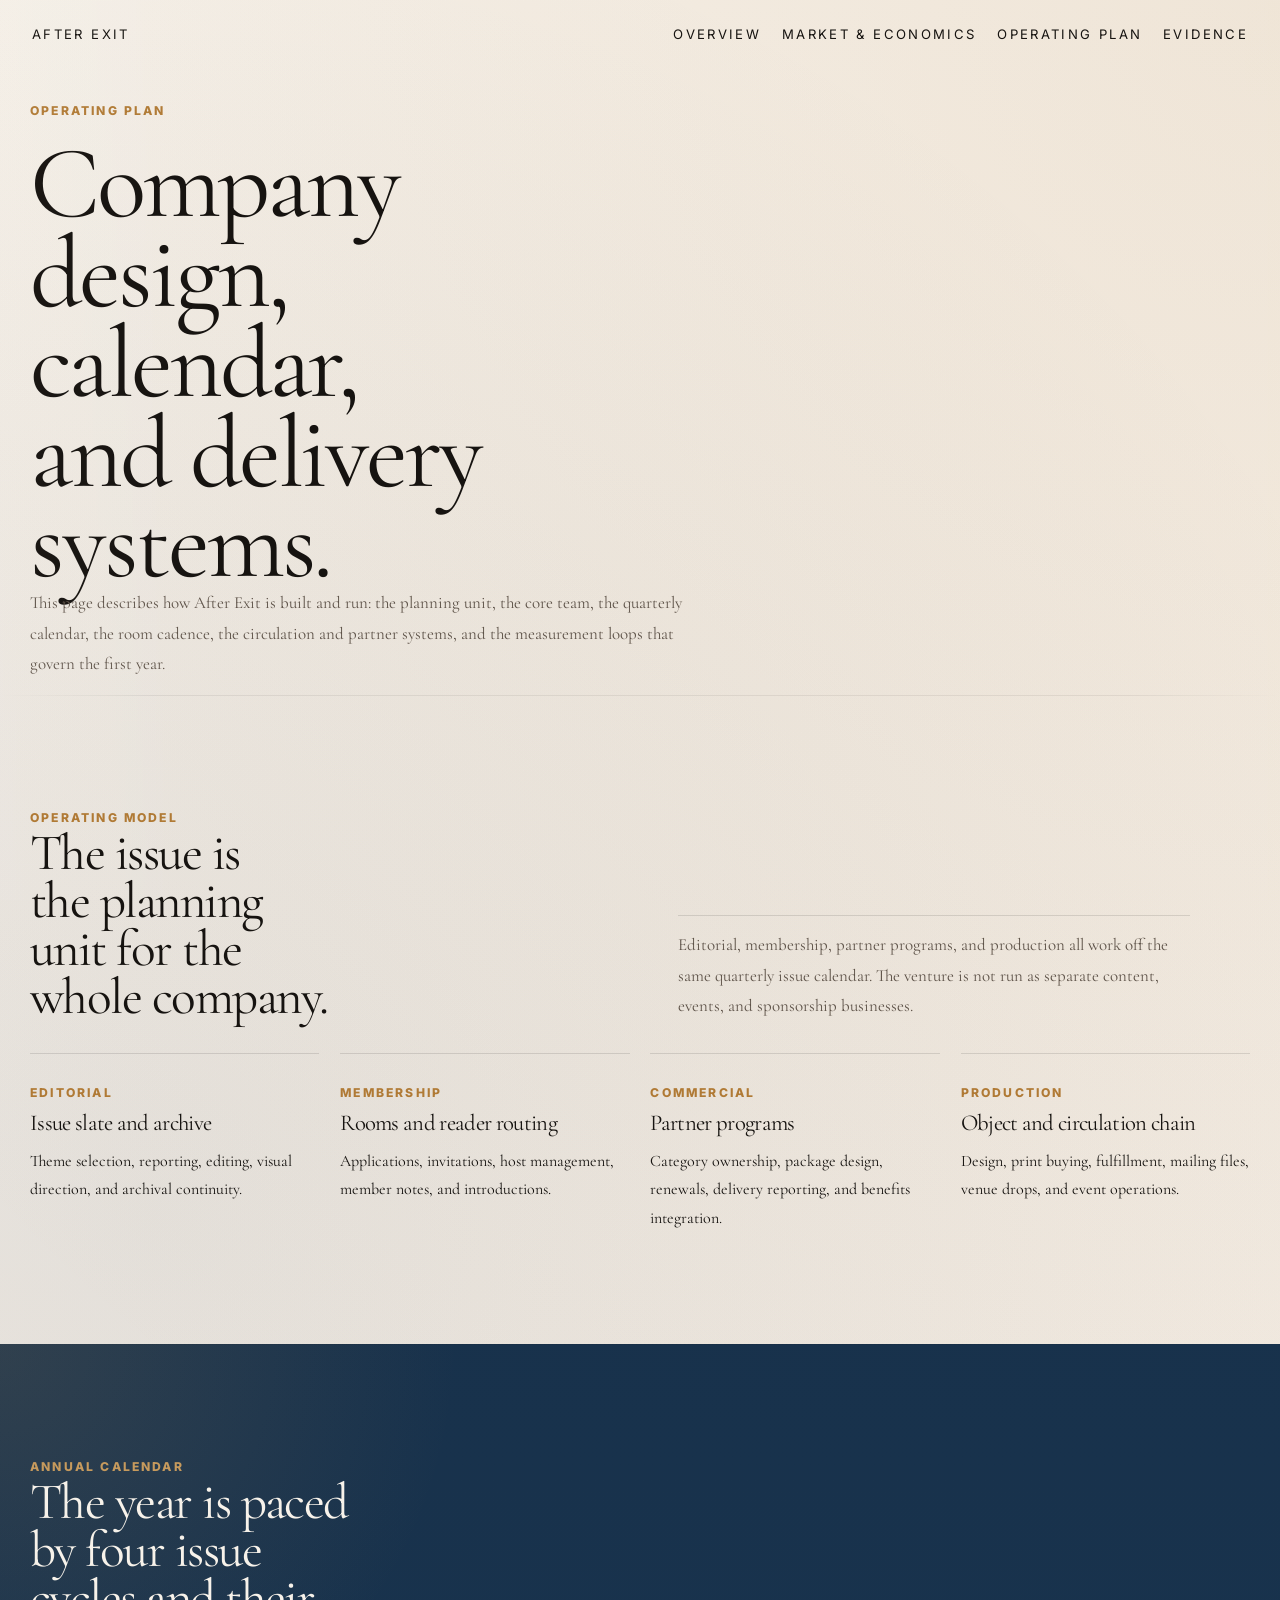
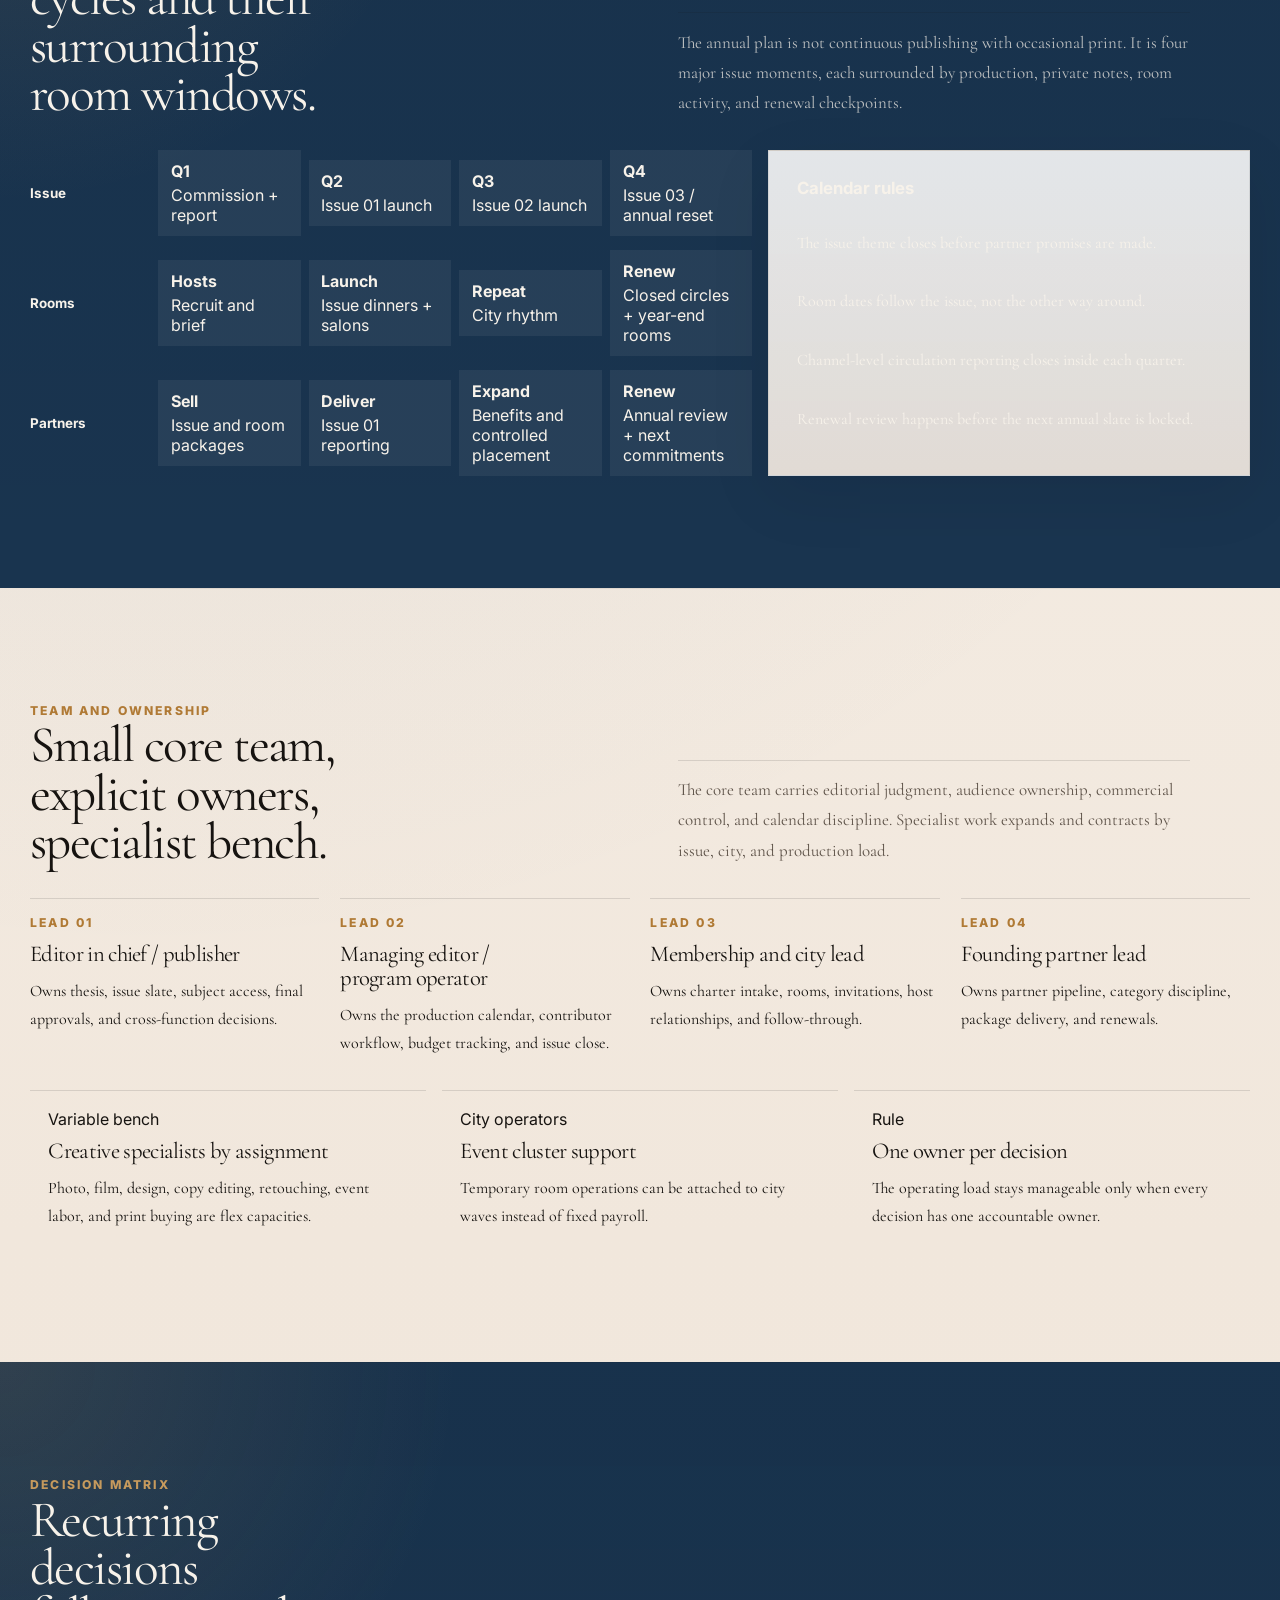
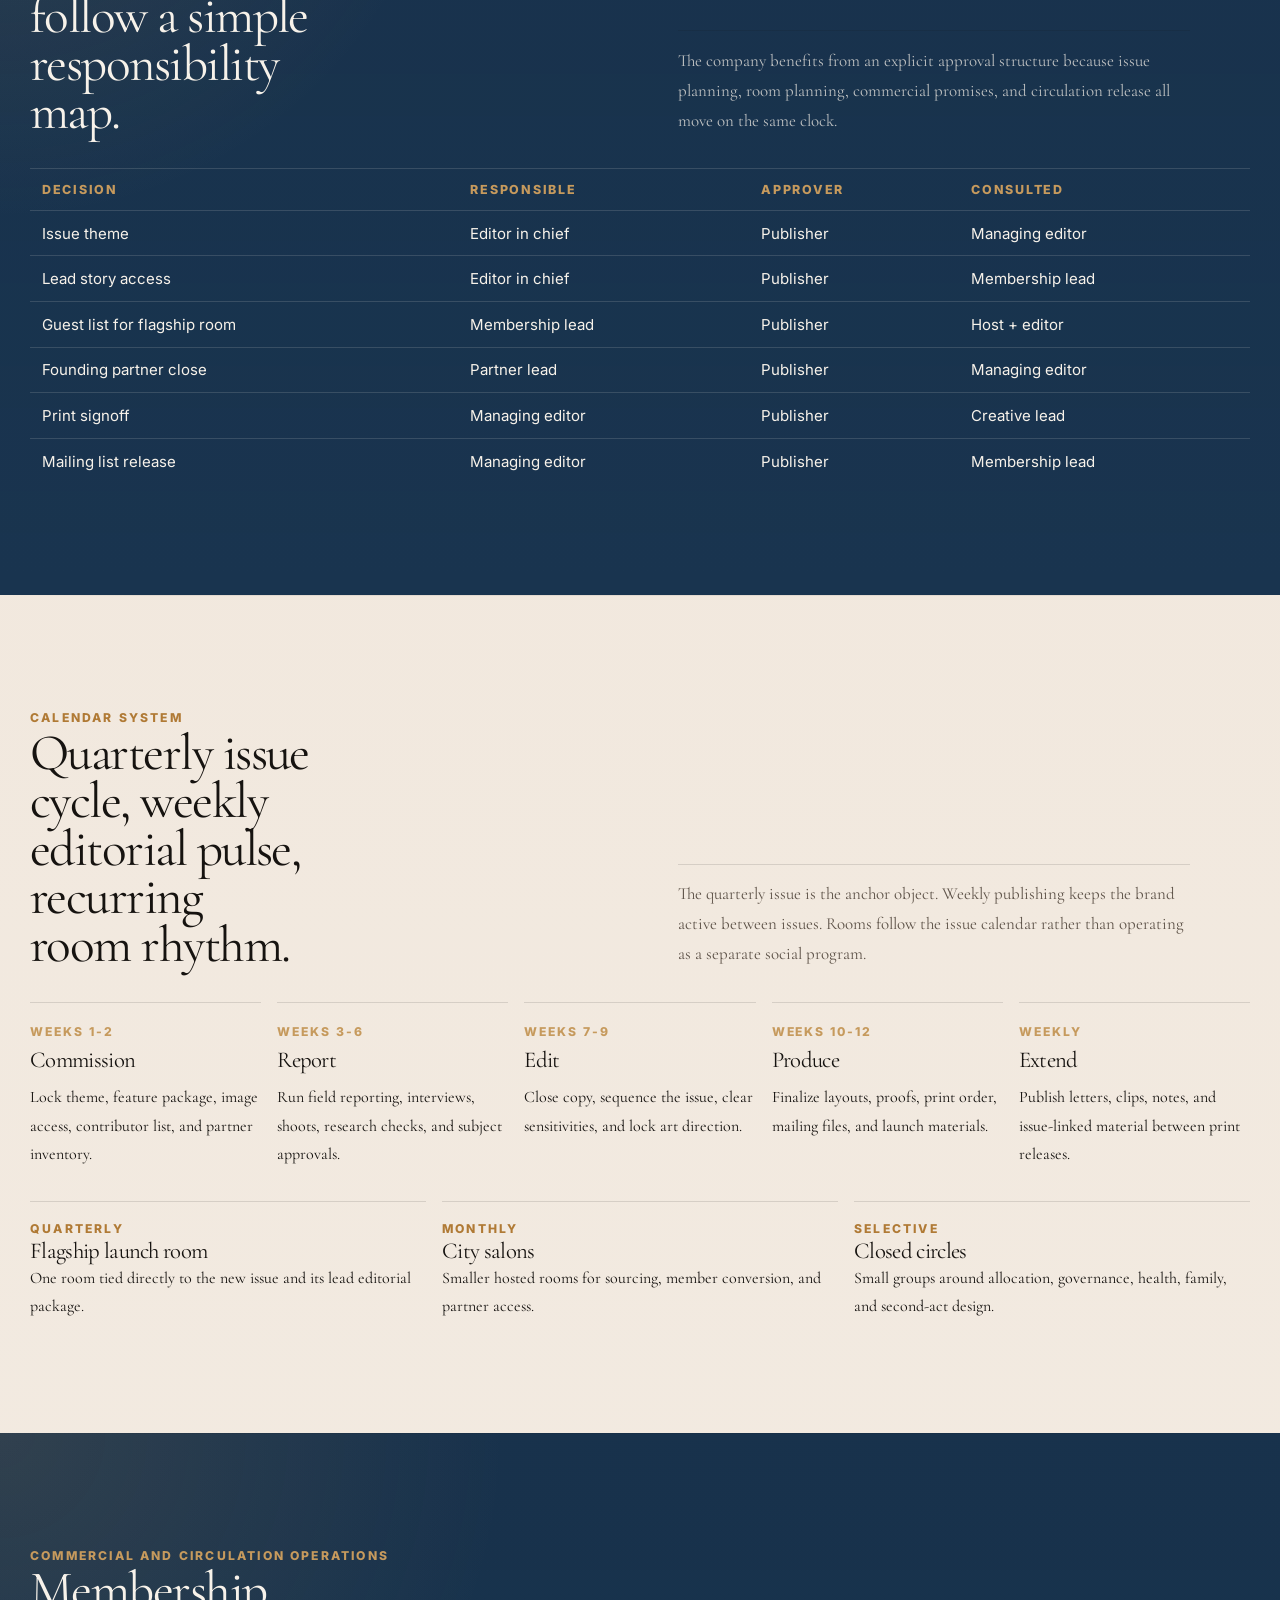
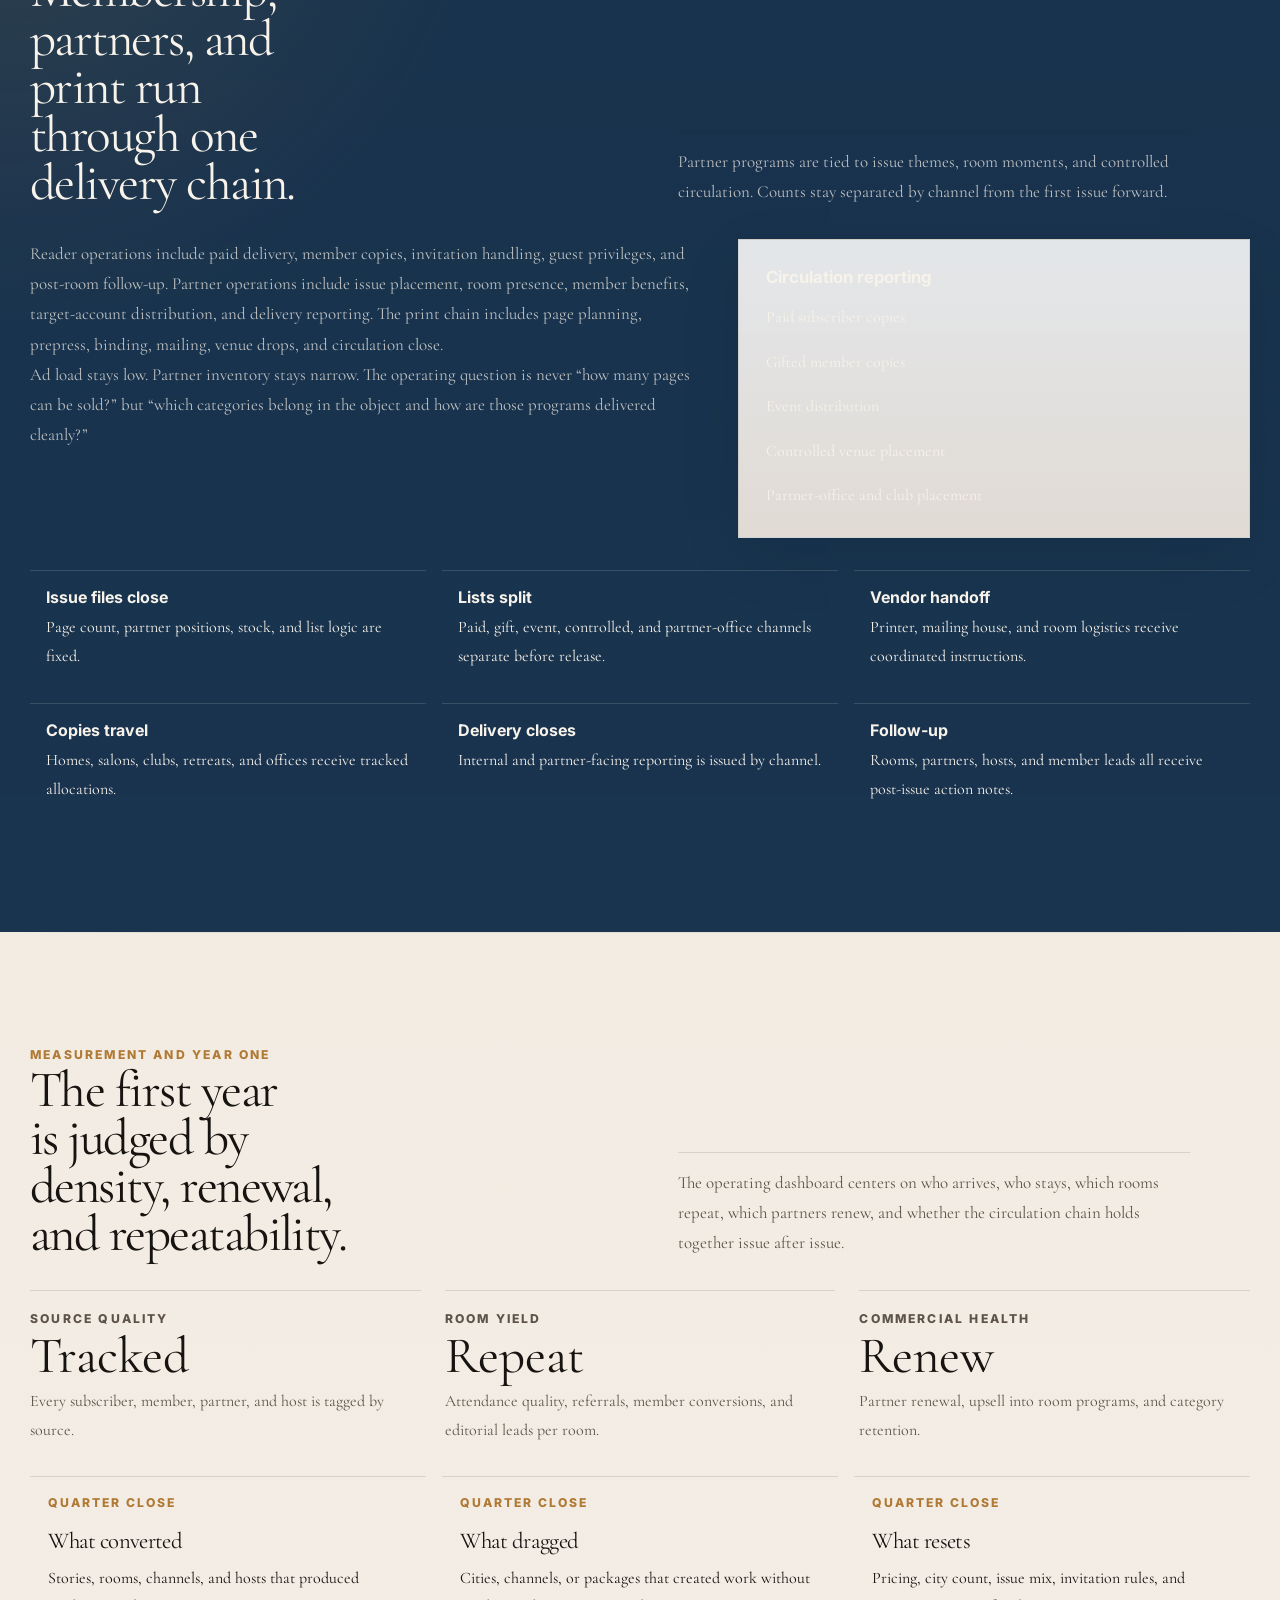
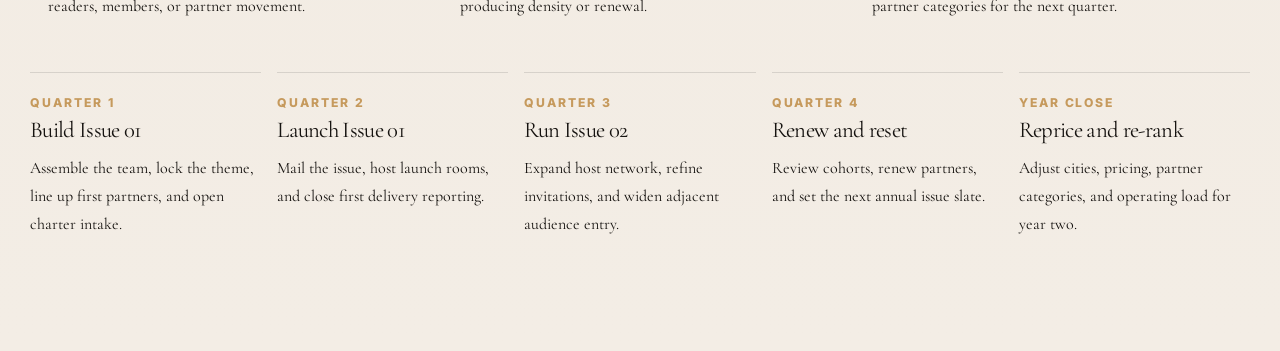
<file: site/source.html>
<!DOCTYPE html>
<html lang="en">
<head>
<meta charset="UTF-8">
<meta name="viewport" content="width=device-width, initial-scale=1.0">
<title>After Exit | Operating Plan</title>
<meta name="description" content="Operating plan for building and running After Exit as a magazine venture.">
<link rel="preconnect" href="https://fonts.googleapis.com">
<link rel="preconnect" href="https://fonts.gstatic.com" crossorigin>
<link href="https://fonts.googleapis.com/css2?family=Cormorant+Garamond:wght@400;500;600;700&amp;family=Inter:wght@400;500;600;700;800;900&amp;display=swap" rel="stylesheet">
<link rel="stylesheet" href="styles.css">
</head>
<body class="subpage">
  <header class="site-header">
    <a class="brand" href="index.html">After Exit</a>
    <nav class="site-nav">
      <a href="index.html">Overview</a>
      <a href="deep-dives.html">Market &amp; Economics</a>
      <a href="source.html">Operating Plan</a>
      <a href="appendix.html">Evidence</a>
    </nav>
  </header>

  <main class="page-shell">
    <section class="page-hero">
      <p class="eyebrow">Operating Plan</p>
      <h1>Company design, calendar, and delivery systems.</h1>
      <p class="page-copy">This page describes how After Exit is built and run: the planning unit, the core team, the quarterly calendar, the room cadence, the circulation and partner systems, and the measurement loops that govern the first year.</p>
    </section>

    <section class="section">
      <div class="container">
        <div class="lead-grid">
          <div>
            <p class="section-label">Operating Model</p>
            <h2>The issue is the planning unit for the whole company.</h2>
          </div>
          <p class="support">Editorial, membership, partner programs, and production all work off the same quarterly issue calendar. The venture is not run as separate content, events, and sponsorship businesses.</p>
        </div>
        <div class="engine-grid">
          <article class="engine-card"><p class="card-kicker">Editorial</p><h3>Issue slate and archive</h3><p>Theme selection, reporting, editing, visual direction, and archival continuity.</p></article>
          <article class="engine-card"><p class="card-kicker">Membership</p><h3>Rooms and reader routing</h3><p>Applications, invitations, host management, member notes, and introductions.</p></article>
          <article class="engine-card"><p class="card-kicker">Commercial</p><h3>Partner programs</h3><p>Category ownership, package design, renewals, delivery reporting, and benefits integration.</p></article>
          <article class="engine-card"><p class="card-kicker">Production</p><h3>Object and circulation chain</h3><p>Design, print buying, fulfillment, mailing files, venue drops, and event operations.</p></article>
        </div>
      </div>
    </section>

    <section class="section section-dark">
      <div class="container">
        <div class="lead-grid">
          <div>
            <p class="section-label">Annual Calendar</p>
            <h2>The year is paced by four issue cycles and their surrounding room windows.</h2>
          </div>
          <p class="support">The annual plan is not continuous publishing with occasional print. It is four major issue moments, each surrounded by production, private notes, room activity, and renewal checkpoints.</p>
        </div>
        <div class="calendar-grid">
          <div class="calendar-lanes">
            <div class="calendar-lane">
              <div class="calendar-name">Issue</div>
              <div class="calendar-cell"><strong>Q1</strong>Commission + report</div>
              <div class="calendar-cell"><strong>Q2</strong>Issue 01 launch</div>
              <div class="calendar-cell"><strong>Q3</strong>Issue 02 launch</div>
              <div class="calendar-cell"><strong>Q4</strong>Issue 03 / annual reset</div>
            </div>
            <div class="calendar-lane">
              <div class="calendar-name">Rooms</div>
              <div class="calendar-cell"><strong>Hosts</strong>Recruit and brief</div>
              <div class="calendar-cell"><strong>Launch</strong>Issue dinners + salons</div>
              <div class="calendar-cell"><strong>Repeat</strong>City rhythm</div>
              <div class="calendar-cell"><strong>Renew</strong>Closed circles + year-end rooms</div>
            </div>
            <div class="calendar-lane">
              <div class="calendar-name">Partners</div>
              <div class="calendar-cell"><strong>Sell</strong>Issue and room packages</div>
              <div class="calendar-cell"><strong>Deliver</strong>Issue 01 reporting</div>
              <div class="calendar-cell"><strong>Expand</strong>Benefits and controlled placement</div>
              <div class="calendar-cell"><strong>Renew</strong>Annual review + next commitments</div>
            </div>
          </div>
          <div class="glass-panel">
            <strong>Calendar rules</strong>
            <p>The issue theme closes before partner promises are made.</p>
            <p>Room dates follow the issue, not the other way around.</p>
            <p>Channel-level circulation reporting closes inside each quarter.</p>
            <p>Renewal review happens before the next annual slate is locked.</p>
          </div>
        </div>
      </div>
    </section>

    <section class="section">
      <div class="container">
        <div class="lead-grid">
          <div>
            <p class="section-label">Team and Ownership</p>
            <h2>Small core team, explicit owners, specialist bench.</h2>
          </div>
          <p class="support">The core team carries editorial judgment, audience ownership, commercial control, and calendar discipline. Specialist work expands and contracts by issue, city, and production load.</p>
        </div>
        <div class="path-grid">
          <article class="path-step"><p class="card-kicker">Lead 01</p><h3>Editor in chief / publisher</h3><p>Owns thesis, issue slate, subject access, final approvals, and cross-function decisions.</p></article>
          <article class="path-step"><p class="card-kicker">Lead 02</p><h3>Managing editor / program operator</h3><p>Owns the production calendar, contributor workflow, budget tracking, and issue close.</p></article>
          <article class="path-step"><p class="card-kicker">Lead 03</p><h3>Membership and city lead</h3><p>Owns charter intake, rooms, invitations, host relationships, and follow-through.</p></article>
          <article class="path-step"><p class="card-kicker">Lead 04</p><h3>Founding partner lead</h3><p>Owns partner pipeline, category discipline, package delivery, and renewals.</p></article>
        </div>
        <div class="decision-grid">
          <article class="decision-card">
            <span>Variable bench</span>
            <h3>Creative specialists by assignment</h3>
            <p>Photo, film, design, copy editing, retouching, event labor, and print buying are flex capacities.</p>
          </article>
          <article class="decision-card">
            <span>City operators</span>
            <h3>Event cluster support</h3>
            <p>Temporary room operations can be attached to city waves instead of fixed payroll.</p>
          </article>
          <article class="decision-card">
            <span>Rule</span>
            <h3>One owner per decision</h3>
            <p>The operating load stays manageable only when every decision has one accountable owner.</p>
          </article>
        </div>
      </div>
    </section>

    <section class="section section-dark">
      <div class="container">
        <div class="lead-grid">
          <div>
            <p class="section-label">Decision Matrix</p>
            <h2>Recurring decisions follow a simple responsibility map.</h2>
          </div>
          <p class="support">The company benefits from an explicit approval structure because issue planning, room planning, commercial promises, and circulation release all move on the same clock.</p>
        </div>
        <table class="raci-table">
          <thead>
            <tr><th>Decision</th><th>Responsible</th><th>Approver</th><th>Consulted</th></tr>
          </thead>
          <tbody>
            <tr><td>Issue theme</td><td>Editor in chief</td><td>Publisher</td><td>Managing editor</td></tr>
            <tr><td>Lead story access</td><td>Editor in chief</td><td>Publisher</td><td>Membership lead</td></tr>
            <tr><td>Guest list for flagship room</td><td>Membership lead</td><td>Publisher</td><td>Host + editor</td></tr>
            <tr><td>Founding partner close</td><td>Partner lead</td><td>Publisher</td><td>Managing editor</td></tr>
            <tr><td>Print signoff</td><td>Managing editor</td><td>Publisher</td><td>Creative lead</td></tr>
            <tr><td>Mailing list release</td><td>Managing editor</td><td>Publisher</td><td>Membership lead</td></tr>
          </tbody>
        </table>
      </div>
    </section>

    <section class="section">
      <div class="container">
        <div class="lead-grid">
          <div>
            <p class="section-label">Calendar System</p>
            <h2>Quarterly issue cycle, weekly editorial pulse, recurring room rhythm.</h2>
          </div>
          <p class="support">The quarterly issue is the anchor object. Weekly publishing keeps the brand active between issues. Rooms follow the issue calendar rather than operating as a separate social program.</p>
        </div>
        <div class="process-grid">
          <article class="process-step"><span>Weeks 1-2</span><h3>Commission</h3><p>Lock theme, feature package, image access, contributor list, and partner inventory.</p></article>
          <article class="process-step"><span>Weeks 3-6</span><h3>Report</h3><p>Run field reporting, interviews, shoots, research checks, and subject approvals.</p></article>
          <article class="process-step"><span>Weeks 7-9</span><h3>Edit</h3><p>Close copy, sequence the issue, clear sensitivities, and lock art direction.</p></article>
          <article class="process-step"><span>Weeks 10-12</span><h3>Produce</h3><p>Finalize layouts, proofs, print order, mailing files, and launch materials.</p></article>
          <article class="process-step"><span>Weekly</span><h3>Extend</h3><p>Publish letters, clips, notes, and issue-linked material between print releases.</p></article>
        </div>
        <div class="three-up">
          <article class="compare-card"><div class="compare-copy"><p class="card-kicker">Quarterly</p><h3>Flagship launch room</h3><p>One room tied directly to the new issue and its lead editorial package.</p></div></article>
          <article class="compare-card"><div class="compare-copy"><p class="card-kicker">Monthly</p><h3>City salons</h3><p>Smaller hosted rooms for sourcing, member conversion, and partner access.</p></div></article>
          <article class="compare-card"><div class="compare-copy"><p class="card-kicker">Selective</p><h3>Closed circles</h3><p>Small groups around allocation, governance, health, family, and second-act design.</p></div></article>
        </div>
      </div>
    </section>

    <section class="section section-dark">
      <div class="container">
        <div class="lead-grid">
          <div>
            <p class="section-label">Commercial and Circulation Operations</p>
            <h2>Membership, partners, and print run through one delivery chain.</h2>
          </div>
          <p class="support">Partner programs are tied to issue themes, room moments, and controlled circulation. Counts stay separated by channel from the first issue forward.</p>
        </div>
        <div class="split-grid">
          <div>
            <p class="support">Reader operations include paid delivery, member copies, invitation handling, guest privileges, and post-room follow-up. Partner operations include issue placement, room presence, member benefits, target-account distribution, and delivery reporting. The print chain includes page planning, prepress, binding, mailing, venue drops, and circulation close.</p>
            <p class="support">Ad load stays low. Partner inventory stays narrow. The operating question is never “how many pages can be sold?” but “which categories belong in the object and how are those programs delivered cleanly?”</p>
          </div>
          <div class="glass-panel">
            <strong>Circulation reporting</strong>
            <p>Paid subscriber copies</p>
            <p>Gifted member copies</p>
            <p>Event distribution</p>
            <p>Controlled venue placement</p>
            <p>Partner-office and club placement</p>
          </div>
        </div>
        <div class="workflow-map">
          <article class="workflow-step"><strong>Issue files close</strong><p>Page count, partner positions, stock, and list logic are fixed.</p></article>
          <article class="workflow-step"><strong>Lists split</strong><p>Paid, gift, event, controlled, and partner-office channels separate before release.</p></article>
          <article class="workflow-step"><strong>Vendor handoff</strong><p>Printer, mailing house, and room logistics receive coordinated instructions.</p></article>
          <article class="workflow-step"><strong>Copies travel</strong><p>Homes, salons, clubs, retreats, and offices receive tracked allocations.</p></article>
          <article class="workflow-step"><strong>Delivery closes</strong><p>Internal and partner-facing reporting is issued by channel.</p></article>
          <article class="workflow-step"><strong>Follow-up</strong><p>Rooms, partners, hosts, and member leads all receive post-issue action notes.</p></article>
        </div>
      </div>
    </section>

    <section class="section">
      <div class="container">
        <div class="lead-grid">
          <div>
            <p class="section-label">Measurement and Year One</p>
            <h2>The first year is judged by density, renewal, and repeatability.</h2>
          </div>
          <p class="support">The operating dashboard centers on who arrives, who stays, which rooms repeat, which partners renew, and whether the circulation chain holds together issue after issue.</p>
        </div>
        <div class="metric-grid">
          <article class="metric-card"><div class="metric-copy"><p class="metric-kicker">Source quality</p><span class="metric-number">Tracked</span><p>Every subscriber, member, partner, and host is tagged by source.</p></div></article>
          <article class="metric-card"><div class="metric-copy"><p class="metric-kicker">Room yield</p><span class="metric-number">Repeat</span><p>Attendance quality, referrals, member conversions, and editorial leads per room.</p></div></article>
          <article class="metric-card"><div class="metric-copy"><p class="metric-kicker">Commercial health</p><span class="metric-number">Renew</span><p>Partner renewal, upsell into room programs, and category retention.</p></div></article>
        </div>
        <div class="review-grid">
          <article class="review-card">
            <span>Quarter close</span>
            <h3>What converted</h3>
            <p>Stories, rooms, channels, and hosts that produced readers, members, or partner movement.</p>
          </article>
          <article class="review-card">
            <span>Quarter close</span>
            <h3>What dragged</h3>
            <p>Cities, channels, or packages that created work without producing density or renewal.</p>
          </article>
          <article class="review-card">
            <span>Quarter close</span>
            <h3>What resets</h3>
            <p>Pricing, city count, issue mix, invitation rules, and partner categories for the next quarter.</p>
          </article>
        </div>
        <div class="process-grid">
          <article class="process-step"><span>Quarter 1</span><h3>Build Issue 01</h3><p>Assemble the team, lock the theme, line up first partners, and open charter intake.</p></article>
          <article class="process-step"><span>Quarter 2</span><h3>Launch Issue 01</h3><p>Mail the issue, host launch rooms, and close first delivery reporting.</p></article>
          <article class="process-step"><span>Quarter 3</span><h3>Run Issue 02</h3><p>Expand host network, refine invitations, and widen adjacent audience entry.</p></article>
          <article class="process-step"><span>Quarter 4</span><h3>Renew and reset</h3><p>Review cohorts, renew partners, and set the next annual issue slate.</p></article>
          <article class="process-step"><span>Year close</span><h3>Reprice and re-rank</h3><p>Adjust cities, pricing, partner categories, and operating load for year two.</p></article>
        </div>
      </div>
    </section>
  </main>
</body>
</html>
</file>
<file: site/styles.css>
:root {
  --bg: #f3ede5;
  --bg-alt: #e6ddd0;
  --ink: #161310;
  --soft: #5e5349;
  --line: rgba(22, 19, 16, 0.12);
  --line-strong: rgba(22, 19, 16, 0.22);
  --line-soft: rgba(22, 19, 16, 0.07);
  --gold: #b07a35;
  --gold-soft: #c69a5d;
  --pine: #19344f;
  --paper: rgba(255, 250, 245, 0.82);
  --paper-solid: #f8f2ea;
  --paper-deep: #efe4d7;
  --panel: rgba(255, 251, 247, 0.54);
  --panel-dark: rgba(255, 255, 255, 0.05);
  --white: #f7f2ea;
  --shadow-soft: 0 20px 60px rgba(14, 18, 24, 0.08);
  --shadow-paper: 0 24px 90px rgba(15, 19, 24, 0.12);
  --max: 1220px;
  --content: 760px;
  --display: "Cormorant Garamond", Georgia, "Times New Roman", serif;
  --serif: "Cormorant Garamond", Georgia, "Times New Roman", serif;
  --sans: "Inter", "Helvetica Neue", Arial, sans-serif;
}

*,
*::before,
*::after {
  box-sizing: border-box;
}

html {
  scroll-behavior: smooth;
}

body {
  margin: 0;
  font-family: var(--sans);
  color: var(--ink);
  background:
    radial-gradient(circle at top right, rgba(176, 122, 53, 0.12), transparent 26%),
    radial-gradient(circle at 12% 18%, rgba(25, 52, 79, 0.08), transparent 24%),
    linear-gradient(180deg, #f8f4ee 0%, #f1e7dc 42%, var(--bg) 100%);
}

body::before {
  content: "";
  position: fixed;
  inset: 0;
  pointer-events: none;
  background:
    linear-gradient(90deg, rgba(255, 255, 255, 0.18), transparent 18%, transparent 82%, rgba(17, 26, 34, 0.04)),
    repeating-linear-gradient(180deg, rgba(255, 255, 255, 0.02), rgba(255, 255, 255, 0.02) 1px, transparent 1px, transparent 48px);
  opacity: 0.55;
  mix-blend-mode: soft-light;
}

body.subpage .site-header {
  position: static;
}

body.subpage .brand,
body.subpage .site-nav a {
  color: var(--ink);
}

a {
  color: inherit;
  text-decoration: none;
}

img {
  display: block;
  width: 100%;
}

.site-header {
  position: absolute;
  inset: 0 0 auto 0;
  z-index: 20;
  display: flex;
  justify-content: space-between;
  align-items: center;
  padding: 1.6rem 2rem;
}

.brand,
.site-nav a {
  font-family: var(--sans);
  font-size: 0.82rem;
  letter-spacing: 0.18em;
  text-transform: uppercase;
  color: rgba(247, 242, 234, 0.9);
}

.site-nav {
  display: flex;
  gap: 1.3rem;
}

.hero {
  position: relative;
  min-height: 104svh;
  display: flex;
  align-items: flex-end;
  overflow: hidden;
}

.hero::before {
  content: "";
  position: absolute;
  inset: 0;
  background:
    linear-gradient(90deg, rgba(8, 12, 17, 0.94), rgba(8, 12, 17, 0.72) 34%, rgba(8, 12, 17, 0.34) 66%, rgba(8, 12, 17, 0.22)),
    linear-gradient(180deg, rgba(13, 20, 27, 0.12), rgba(13, 20, 27, 0.58)),
    url("https://images.unsplash.com/photo-1517457373958-b7bdd4587205?auto=format&fit=crop&w=1800&q=80") center center / cover no-repeat;
  transform: scale(1.04);
}

.hero::after {
  content: "";
  position: absolute;
  inset: 0;
  background:
    radial-gradient(circle at 78% 18%, rgba(198, 154, 93, 0.2), transparent 24%),
    linear-gradient(180deg, transparent 0%, transparent 64%, rgba(12, 19, 28, 0.66) 100%);
}

.hero-content::before {
  content: "";
  position: absolute;
  top: 7.5rem;
  right: 0;
  width: min(34vw, 420px);
  aspect-ratio: 0.78;
  border-radius: 0.65rem;
  background:
    linear-gradient(180deg, rgba(255, 251, 247, 0.94), rgba(241, 232, 221, 0.92)),
    var(--paper-solid);
  border: 1px solid rgba(255, 255, 255, 0.18);
  box-shadow: var(--shadow-paper);
  transform: rotate(6deg);
  opacity: 0.92;
}

.hero-content::after {
  content: "Issue 01\A What Comes After\A The First Win";
  position: absolute;
  top: 10rem;
  right: clamp(1rem, 5vw, 3rem);
  z-index: 0;
  white-space: pre-line;
  font-family: var(--display);
  font-size: clamp(2rem, 3.5vw, 3.7rem);
  line-height: 0.92;
  letter-spacing: -0.04em;
  color: rgba(20, 18, 16, 0.84);
  transform: rotate(6deg);
  width: min(26vw, 290px);
}

.hero-venture::before {
  background:
    linear-gradient(90deg, rgba(8, 11, 16, 0.9), rgba(8, 11, 16, 0.56) 46%, rgba(8, 11, 16, 0.22)),
    url("https://images.unsplash.com/photo-1507679799987-c73779587ccf?auto=format&fit=crop&w=1800&q=80") center center / cover no-repeat;
}

.hero-content,
.container,
.page-hero {
  width: min(calc(100% - 2.5rem), var(--max));
  margin: 0 auto;
}

.hero-content {
  position: relative;
  z-index: 1;
  padding: 9rem 0 5rem;
  color: var(--white);
}

.eyebrow,
.section-label,
.metric-kicker,
.card-kicker {
  font-family: var(--sans);
  font-size: 0.76rem;
  font-weight: 800;
  letter-spacing: 0.18em;
  text-transform: uppercase;
}

.eyebrow {
  display: inline-block;
  margin-bottom: 1rem;
  color: rgba(247, 242, 234, 0.7);
}

h1,
h2,
h3 {
  margin: 0;
  font-family: var(--display);
  font-weight: 400;
  letter-spacing: -0.03em;
}

h1 {
  max-width: 11ch;
  font-size: clamp(3.8rem, 8vw, 7.25rem);
  line-height: 0.88;
  text-wrap: balance;
}

h2 {
  max-width: 14ch;
  font-size: clamp(2.35rem, 4vw, 3.7rem);
  line-height: 0.94;
  text-wrap: balance;
}

h3 {
  font-size: 1.42rem;
  line-height: 1.05;
  text-wrap: balance;
}

p {
  margin: 0;
  font-family: var(--serif);
  line-height: 1.78;
}

.hero-copy,
.page-copy,
.support {
  max-width: 42rem;
  font-size: 1.06rem;
}

.hero-copy {
  max-width: 36rem;
  margin-top: 1.4rem;
  font-size: 1.08rem;
  color: rgba(247, 242, 234, 0.84);
}

.hero-actions,
.cta-row {
  display: flex;
  flex-wrap: wrap;
  gap: 0.9rem;
  margin-top: 2rem;
}

.button {
  display: inline-flex;
  align-items: center;
  justify-content: center;
  min-height: 48px;
  padding: 0.95rem 1.35rem;
  border-radius: 999px;
  font-size: 0.84rem;
  font-weight: 800;
  letter-spacing: 0.12em;
  text-transform: uppercase;
  transition: transform 180ms ease, background 180ms ease, border-color 180ms ease, box-shadow 180ms ease;
}

.button:hover,
.text-link:hover {
  transform: translateY(-1px);
}

.button-primary {
  background: var(--gold);
  color: #fff8f1;
  box-shadow: 0 12px 34px rgba(176, 122, 53, 0.24);
}

.button-secondary {
  background: rgba(255, 255, 255, 0.05);
  border: 1px solid rgba(247, 242, 234, 0.26);
  color: var(--white);
  backdrop-filter: blur(12px);
}

.text-link {
  align-self: center;
  font-size: 0.82rem;
  font-weight: 800;
  letter-spacing: 0.08em;
  text-transform: uppercase;
}

.issue-rail {
  display: grid;
  gap: 0.8rem;
  width: min(470px, 100%);
  margin-top: 2.4rem;
  padding: 1.35rem 1.4rem 1.25rem;
  border: 1px solid rgba(247, 242, 234, 0.14);
  background: linear-gradient(180deg, rgba(255, 255, 255, 0.08), rgba(255, 255, 255, 0.03));
  box-shadow: inset 0 1px 0 rgba(255, 255, 255, 0.06);
  backdrop-filter: blur(10px);
}

.issue-rail span {
  font-size: 0.78rem;
  letter-spacing: 0.16em;
  text-transform: uppercase;
  color: rgba(247, 242, 234, 0.64);
}

.issue-rail strong,
.quote-band p {
  font-family: var(--display);
  font-weight: 400;
}

.hero-facts {
  display: grid;
  grid-template-columns: repeat(3, minmax(0, 1fr));
  gap: 1.4rem;
  max-width: 860px;
  margin-top: 2.2rem;
  padding-top: 1.35rem;
  border-top: 1px solid rgba(247, 242, 234, 0.14);
}

.hero-facts > div {
  padding-right: 1rem;
  border-right: 1px solid rgba(247, 242, 234, 0.12);
}

.hero-facts > div:last-child {
  border-right: 0;
}

.hero-facts p {
  margin-top: 0.4rem;
  color: rgba(247, 242, 234, 0.8);
}

.prototype-layout,
.format-grid,
.audience-proof-grid,
.company-grid,
.next-step-grid {
  display: grid;
  gap: 1rem;
}

.prototype-layout {
  grid-template-columns: 1.05fr 0.95fr;
  align-items: stretch;
}

.prototype-copy {
  display: grid;
  gap: 0.9rem;
  padding-right: 1.2rem;
}

.prototype-list {
  display: grid;
  gap: 0.55rem;
  margin-top: 0.5rem;
}

.prototype-list p {
  padding-top: 0.6rem;
  border-top: 1px solid var(--line);
}

.prototype-sheet {
  display: grid;
  gap: 0.9rem;
  align-content: start;
  padding: 1.8rem;
  background:
    linear-gradient(180deg, rgba(255, 255, 255, 0.9), rgba(244, 236, 226, 0.94));
  border: 1px solid rgba(22, 19, 16, 0.08);
  box-shadow: var(--shadow-paper);
  transform: rotate(-1deg);
}

.prototype-meta {
  font-size: 0.76rem;
  font-weight: 800;
  letter-spacing: 0.16em;
  text-transform: uppercase;
  color: var(--gold);
}

.prototype-sheet strong {
  font-family: var(--display);
  font-size: clamp(2rem, 4vw, 3rem);
  font-weight: 400;
  line-height: 0.95;
}

.prototype-stats {
  display: flex;
  flex-wrap: wrap;
  gap: 0.55rem;
  margin-top: 0.4rem;
}

.prototype-stats span {
  padding: 0.45rem 0.7rem;
  border-radius: 999px;
  background: rgba(25, 52, 79, 0.08);
  font-size: 0.75rem;
  font-weight: 700;
  letter-spacing: 0.08em;
  text-transform: uppercase;
}

.section {
  position: relative;
  padding: 7rem 0;
}

main > .section::before {
  content: "";
  position: absolute;
  inset: 0 0 auto;
  height: 1px;
  background: linear-gradient(90deg, transparent, var(--line-soft) 12%, var(--line-soft) 88%, transparent);
}

main > .section:nth-of-type(odd):not(.section-dark) {
  background:
    linear-gradient(180deg, rgba(255, 255, 255, 0.18), rgba(255, 255, 255, 0)),
    linear-gradient(180deg, rgba(255, 248, 242, 0.38), rgba(255, 248, 242, 0.18));
}

.section-dark {
  background:
    radial-gradient(circle at top left, rgba(198, 154, 93, 0.14), transparent 30%),
    linear-gradient(180deg, rgba(10, 22, 37, 0.08), rgba(10, 22, 37, 0)),
    var(--pine);
  color: var(--white);
}

.container {
  display: grid;
  gap: 2rem;
}

.lead-grid,
.market-grid,
.split-grid,
.partner-grid,
.three-up,
.story-grid,
.source-grid,
.metric-grid,
.compare-grid,
.spine-grid,
.chart-grid,
.reference-grid,
.moodboard-grid,
.atlas-grid,
.workflow-map,
.calendar-grid,
.review-grid,
.decision-grid {
  display: grid;
  gap: 1rem;
}

.lead-grid {
  grid-template-columns: 1.05fr 0.95fr;
  align-items: end;
}

.section-label,
.metric-kicker,
.card-kicker {
  color: var(--gold);
}

.section-dark .section-label,
.section-dark .metric-kicker,
.section-dark .card-kicker {
  color: var(--gold-soft);
}

.support,
.page-copy,
.metric-grid p,
.story-grid p,
.compare-grid p,
.source-grid p {
  color: var(--soft);
}

.lead-grid .support {
  max-width: 32rem;
  padding-top: 0.9rem;
  border-top: 1px solid var(--line);
}

.section-dark .support,
.section-dark .page-copy,
.section-dark .metric-grid p,
.section-dark .story-grid p,
.section-dark .compare-grid p {
  color: rgba(247, 242, 234, 0.74);
}

.story-grid {
  grid-template-columns: repeat(3, minmax(0, 1fr));
}

.story-card,
.metric-card,
.compare-card,
.source-card,
.glass-panel {
  overflow: hidden;
  background: transparent;
  border: 0;
}

.section-dark .story-card,
.section-dark .metric-card,
.section-dark .compare-card {
  background: transparent;
  border-color: transparent;
}

.story-photo {
  height: 320px;
  background-size: cover;
  background-position: center;
}

.photo-table { background-image: url("https://images.unsplash.com/photo-1517248135467-4c7edcad34c4?auto=format&fit=crop&w=1200&q=80"); }
.photo-office { background-image: url("https://images.unsplash.com/photo-1522202176988-66273c2fd55f?auto=format&fit=crop&w=1200&q=80"); }
.photo-train { background-image: url("https://images.unsplash.com/photo-1500530855697-b586d89ba3ee?auto=format&fit=crop&w=1200&q=80"); }
.photo-health { background-image: url("https://images.unsplash.com/photo-1517836357463-d25dfeac3438?auto=format&fit=crop&w=1200&q=80"); }
.photo-home { background-image: url("https://images.unsplash.com/photo-1513694203232-719a280e022f?auto=format&fit=crop&w=1200&q=80"); }
.photo-salon { background-image: url("https://images.unsplash.com/photo-1515169067868-5387ec356754?auto=format&fit=crop&w=1200&q=80"); }
.photo-airport { background-image: url("https://images.unsplash.com/photo-1436491865332-7a61a109cc05?auto=format&fit=crop&w=1200&q=80"); }
.photo-study { background-image: url("https://images.unsplash.com/photo-1497366754035-f200968a6e72?auto=format&fit=crop&w=1200&q=80"); }
.photo-library { background-image: url("https://images.unsplash.com/photo-1505693416388-ac5ce068fe85?auto=format&fit=crop&w=1200&q=80"); }
.photo-dinner { background-image: url("https://images.unsplash.com/photo-1414235077428-338989a2e8c0?auto=format&fit=crop&w=1200&q=80"); }
.photo-lounge { background-image: url("https://images.unsplash.com/photo-1511818966892-d7d671e672a2?auto=format&fit=crop&w=1200&q=80"); }
.photo-retreat { background-image: url("https://images.unsplash.com/photo-1506744038136-46273834b3fb?auto=format&fit=crop&w=1200&q=80"); }
.photo-portrait { background-image: url("https://images.unsplash.com/photo-1500648767791-00dcc994a43e?auto=format&fit=crop&w=1200&q=80"); }

.story-copy,
.metric-copy,
.source-copy,
.compare-copy {
  padding: 1.05rem 0 0;
  border-top: 1px solid var(--line);
}

.section-dark .story-copy,
.section-dark .metric-copy,
.section-dark .compare-copy {
  border-top-color: rgba(247, 242, 234, 0.14);
}

.metric-grid {
  grid-template-columns: repeat(3, minmax(0, 1fr));
  gap: 1.5rem;
}

.metric-number {
  display: block;
  font-family: var(--display);
  margin: 0.2rem 0 0.45rem;
  font-size: clamp(2.35rem, 4vw, 4rem);
  line-height: 0.92;
}

.split-grid {
  grid-template-columns: 1.15fr 0.85fr;
  align-items: start;
}

.glass-panel {
  padding: 1.7rem;
  display: grid;
  gap: 1rem;
  background:
    linear-gradient(180deg, rgba(255, 255, 255, 0.88), rgba(242, 233, 224, 0.92));
  border: 1px solid rgba(22, 19, 16, 0.08);
  box-shadow: var(--shadow-soft);
}

.glass-panel strong {
  font-size: 1.05rem;
}

.partner-grid,
.three-up,
.source-grid,
.compare-grid {
  grid-template-columns: repeat(2, minmax(0, 1fr));
}

.three-up {
  grid-template-columns: repeat(3, minmax(0, 1fr));
}

.page-shell {
  padding-top: 5.8rem;
}

.page-hero {
  padding: 3rem 0 1rem;
}

.watch-grid {
  display: grid;
  grid-template-columns: repeat(3, minmax(0, 1fr));
  gap: 1rem;
}

.watch-card {
  position: relative;
  min-height: 280px;
  padding: 1.4rem;
  display: flex;
  flex-direction: column;
  justify-content: flex-end;
  color: var(--white);
  overflow: hidden;
}

.watch-card::before {
  content: "";
  position: absolute;
  inset: 0;
  background-size: cover;
  background-position: center;
  transform: scale(1.03);
}

.watch-card::after {
  content: "";
  position: absolute;
  inset: 0;
  background: linear-gradient(180deg, rgba(9, 9, 9, 0.1), rgba(9, 9, 9, 0.78));
}

.watch-card > * {
  position: relative;
  z-index: 1;
}

.watch-one::before { background-image: url("https://images.unsplash.com/photo-1517048676732-d65bc937f952?auto=format&fit=crop&w=1200&q=80"); }
.watch-two::before { background-image: url("https://images.unsplash.com/photo-1516321318423-f06f85e504b3?auto=format&fit=crop&w=1200&q=80"); }
.watch-three::before { background-image: url("https://images.unsplash.com/photo-1497366412874-3415097a27e7?auto=format&fit=crop&w=1200&q=80"); }

.watch-card span {
  font-size: 0.76rem;
  font-weight: 800;
  letter-spacing: 0.16em;
  text-transform: uppercase;
  color: rgba(247, 242, 234, 0.7);
}

.watch-card h3 {
  margin-top: 0.65rem;
}

.watch-card p {
  margin-top: 0.6rem;
  color: rgba(247, 242, 234, 0.82);
}

.quote-band {
  padding: 2.25rem 0 0;
  background: transparent;
  border: 0;
  border-top: 1px solid var(--line-strong);
}

.section-dark .quote-band {
  background: transparent;
  border-top-color: rgba(247, 242, 234, 0.2);
}

.quote-band p {
  font-family: var(--display);
  max-width: 18ch;
  font-size: clamp(2rem, 4vw, 3.1rem);
  line-height: 1.04;
}

.format-grid {
  grid-template-columns: repeat(3, minmax(0, 1fr));
}

.format-panel,
.company-panel,
.next-step-panel {
  display: grid;
  gap: 0.7rem;
  padding-top: 1rem;
  border-top: 1px solid rgba(247, 242, 234, 0.14);
}

.format-panel p:last-child,
.company-panel p:last-child,
.next-step-panel p:last-child {
  color: rgba(247, 242, 234, 0.78);
}

.audience-proof-grid {
  grid-template-columns: 1.05fr 0.95fr;
  align-items: start;
}

.audience-column,
.proof-column {
  display: grid;
  gap: 1rem;
}

.proof-column {
  grid-template-columns: repeat(2, minmax(0, 1fr));
}

.company-grid {
  grid-template-columns: repeat(3, minmax(0, 1fr));
}

.company-panel {
  padding-right: 1rem;
}

.company-list {
  display: grid;
  gap: 0.65rem;
  margin-top: 0.2rem;
}

.company-list p {
  padding-top: 0.6rem;
  border-top: 1px solid rgba(247, 242, 234, 0.12);
  color: rgba(247, 242, 234, 0.78);
}

.next-step-grid {
  grid-template-columns: repeat(3, minmax(0, 1fr));
}

.next-step-panel {
  border-top-color: var(--line);
}

.next-step-panel p:last-child {
  color: var(--soft);
}

.research-band {
  display: flex;
  align-items: end;
  justify-content: space-between;
  gap: 1.4rem;
  margin-top: 1.8rem;
  padding-top: 1.4rem;
  border-top: 1px solid var(--line);
}

.research-band > div:first-child {
  max-width: 46rem;
}

.toc-strip,
.audience-grid,
.proof-grid,
.path-grid,
.ladder-grid,
.perk-grid,
.process-grid,
.package-grid,
.engine-grid,
.image-triptych {
  display: grid;
  gap: 1rem;
}

.toc-strip {
  grid-template-columns: repeat(4, minmax(0, 1fr));
}

.toc-item,
.audience-item,
.proof-item,
.engine-card,
.process-step {
  padding-top: 1.1rem;
  border-top: 1px solid var(--line);
}

.toc-item h3,
.audience-item h3,
.proof-item h3,
.path-step h3,
.tier-card h3,
.package-item h3,
.engine-card h3,
.process-step h3 {
  margin-top: 0.55rem;
}

.toc-item p:last-child,
.audience-item p,
.proof-item p,
.path-step p,
.tier-card p,
.package-item p,
.engine-card p,
.process-step p {
  margin-top: 0.65rem;
}

.image-triptych {
  grid-template-columns: 1.15fr 0.85fr 0.85fr;
}

.spine-grid {
  grid-template-columns: repeat(5, minmax(0, 1fr));
}

.spine-step,
.chart-panel,
.reference-card,
.atlas-card,
.review-card,
.decision-card {
  padding: 1.15rem 1.15rem 1.2rem;
  border-top: 1px solid var(--line);
}

.section-dark .spine-step,
.section-dark .chart-panel,
.section-dark .reference-card,
.section-dark .atlas-card,
.section-dark .review-card,
.section-dark .decision-card {
  border-top-color: rgba(247, 242, 234, 0.14);
}

.spine-step span,
.reference-card span,
.atlas-card span,
.review-card span {
  display: inline-block;
  margin-bottom: 0.55rem;
  font-size: 0.76rem;
  font-weight: 800;
  letter-spacing: 0.16em;
  text-transform: uppercase;
  color: var(--gold);
}

.section-dark .spine-step span,
.section-dark .reference-card span,
.section-dark .atlas-card span,
.section-dark .review-card span {
  color: var(--gold-soft);
}

.chart-grid {
  grid-template-columns: repeat(2, minmax(0, 1fr));
  align-items: start;
}

.chart-panel {
  background:
    linear-gradient(180deg, rgba(255, 255, 255, 0.78), rgba(244, 236, 226, 0.86));
  box-shadow: var(--shadow-soft);
}

.section-dark .chart-panel {
  background:
    linear-gradient(180deg, rgba(255, 255, 255, 0.08), rgba(255, 255, 255, 0.03));
  box-shadow: none;
}

.chart-title {
  margin-bottom: 1rem;
}

.bar-chart {
  display: grid;
  gap: 0.9rem;
}

.bar-row {
  display: grid;
  grid-template-columns: 132px 1fr auto;
  gap: 0.9rem;
  align-items: center;
}

.bar-label,
.bar-value {
  font-size: 0.84rem;
  font-weight: 700;
}

.bar-track {
  position: relative;
  height: 12px;
  background: rgba(22, 19, 16, 0.08);
  overflow: hidden;
  border-radius: 999px;
}

.section-dark .bar-track {
  background: rgba(247, 242, 234, 0.12);
}

.bar-fill {
  position: absolute;
  inset: 0 auto 0 0;
  width: calc(var(--value) * 1%);
  border-radius: 999px;
  background: linear-gradient(90deg, var(--gold), #d1b080);
}

.section-dark .bar-fill {
  background: linear-gradient(90deg, var(--gold-soft), #e7c58e);
}

.funnel-chart {
  display: grid;
  gap: 0.55rem;
}

.funnel-step {
  width: calc(var(--value) * 1%);
  min-width: 180px;
  padding: 0.95rem 1rem;
  background: rgba(25, 52, 79, 0.08);
  border-left: 3px solid var(--pine);
}

.funnel-step strong {
  display: block;
  margin-bottom: 0.2rem;
}

.section-dark .funnel-step {
  background: rgba(255, 255, 255, 0.06);
  border-left-color: var(--gold-soft);
}

.moodboard-grid {
  grid-template-columns: repeat(3, minmax(0, 1fr));
}

.mood-card {
  display: grid;
  gap: 0.8rem;
}

.mood-photo {
  min-height: 280px;
  background-size: cover;
  background-position: center;
}

.mood-caption strong {
  display: block;
  margin-bottom: 0.35rem;
  font-size: 1rem;
}

.reference-grid,
.atlas-grid,
.workflow-map,
.review-grid,
.decision-grid {
  grid-template-columns: repeat(3, minmax(0, 1fr));
}

.reference-card,
.atlas-card,
.review-card,
.decision-card {
  display: grid;
  gap: 0.65rem;
}

.reference-card a {
  text-decoration: underline;
  text-underline-offset: 0.18em;
}

.swatch-row {
  display: flex;
  flex-wrap: wrap;
  gap: 0.55rem;
  margin-top: 0.8rem;
}

.swatch {
  display: inline-flex;
  align-items: center;
  justify-content: center;
  min-width: 88px;
  min-height: 40px;
  padding: 0.4rem 0.7rem;
  border-radius: 999px;
  font-size: 0.76rem;
  font-weight: 700;
  letter-spacing: 0.08em;
  text-transform: uppercase;
  border: 1px solid rgba(22, 19, 16, 0.08);
}

.swatch-cream { background: #f5ece1; }
.swatch-blue { background: #19344f; color: var(--white); }
.swatch-stone { background: #d9cebf; }
.swatch-gold { background: #b07a35; color: var(--white); }

.matrix-table,
.calendar-table,
.raci-table {
  width: 100%;
  border-collapse: collapse;
  font-size: 0.94rem;
}

.matrix-table th,
.matrix-table td,
.calendar-table th,
.calendar-table td,
.raci-table th,
.raci-table td {
  padding: 0.8rem 0.75rem;
  border-top: 1px solid var(--line);
  text-align: left;
  vertical-align: top;
}

.section-dark .matrix-table th,
.section-dark .matrix-table td,
.section-dark .calendar-table th,
.section-dark .calendar-table td,
.section-dark .raci-table th,
.section-dark .raci-table td {
  border-top-color: rgba(247, 242, 234, 0.14);
}

.matrix-table th,
.calendar-table th,
.raci-table th {
  font-size: 0.78rem;
  font-weight: 800;
  letter-spacing: 0.14em;
  text-transform: uppercase;
  color: var(--gold);
}

.section-dark .matrix-table th,
.section-dark .calendar-table th,
.section-dark .raci-table th {
  color: var(--gold-soft);
}

.calendar-grid {
  grid-template-columns: 1.2fr 0.8fr;
}

.calendar-lanes {
  display: grid;
  gap: 0.9rem;
}

.calendar-lane {
  display: grid;
  grid-template-columns: 120px repeat(4, minmax(0, 1fr));
  gap: 0.5rem;
  align-items: center;
}

.calendar-name {
  font-size: 0.84rem;
  font-weight: 700;
}

.calendar-cell {
  min-height: 54px;
  padding: 0.7rem 0.8rem;
  background: rgba(22, 19, 16, 0.05);
}

.section-dark .calendar-cell {
  background: rgba(255, 255, 255, 0.06);
}

.calendar-cell strong {
  display: block;
  margin-bottom: 0.2rem;
}

.workflow-step {
  padding: 1rem 1rem 1.05rem;
  border-top: 1px solid var(--line);
}

.section-dark .workflow-step {
  border-top-color: rgba(247, 242, 234, 0.14);
}

.workflow-step strong {
  display: block;
  margin-bottom: 0.4rem;
}

.node-map {
  display: flex;
  flex-wrap: wrap;
  gap: 0.7rem;
}

.node-pill {
  display: inline-flex;
  align-items: center;
  padding: 0.6rem 0.8rem;
  border-radius: 999px;
  background: rgba(25, 52, 79, 0.08);
  font-size: 0.82rem;
  font-weight: 700;
}

.section-dark .node-pill {
  background: rgba(255, 255, 255, 0.07);
}

.signal-list {
  display: grid;
  gap: 0.6rem;
}

.signal-list p {
  padding-top: 0.6rem;
  border-top: 1px solid var(--line);
}

.section-dark .signal-list p {
  border-top-color: rgba(247, 242, 234, 0.14);
}

.image-triptych .story-photo {
  height: 400px;
}

.image-triptych .story-photo,
.watch-card::before,
.hero::before {
  transition: transform 280ms ease;
}

.image-triptych .story-photo:hover,
.watch-card:hover::before {
  transform: scale(1.04);
}

.audience-grid {
  grid-template-columns: repeat(4, minmax(0, 1fr));
}

.audience-item {
  color: var(--white);
  border-color: rgba(247, 242, 234, 0.14);
}

.audience-item span,
.process-step span {
  display: inline-block;
  font-size: 0.76rem;
  font-weight: 800;
  letter-spacing: 0.16em;
  text-transform: uppercase;
  color: var(--gold-soft);
}

.proof-grid {
  grid-template-columns: repeat(3, minmax(0, 1fr));
}

.proof-item {
  border-color: rgba(247, 242, 234, 0.14);
}

.section-dark .proof-item p,
.section-dark .audience-item p,
.section-dark .path-step p,
.section-dark .tier-card p,
.section-dark .package-item p,
.section-dark .process-step p {
  color: rgba(247, 242, 234, 0.78);
}

.path-grid,
.ladder-grid,
.engine-grid {
  grid-template-columns: repeat(4, minmax(0, 1fr));
  gap: 1.3rem;
}

.path-step,
.tier-card,
.perk-panel,
.package-item {
  padding: 0.2rem 0 0;
  background: transparent;
  border: 0;
  border-top: 1px solid var(--line);
}

.section-dark .path-step,
.section-dark .tier-card,
.section-dark .perk-panel,
.section-dark .package-item {
  background: transparent;
  border-top-color: rgba(247, 242, 234, 0.14);
}

.perk-grid,
.package-grid {
  grid-template-columns: repeat(2, minmax(0, 1fr));
}

.perk-panel ul {
  margin: 0.7rem 0 0;
  padding-left: 1.15rem;
  display: grid;
  gap: 0.7rem;
}

.perk-panel li {
  line-height: 1.6;
}

.process-grid {
  grid-template-columns: repeat(5, minmax(0, 1fr));
}

.engine-card p {
  max-width: 19rem;
}

.immersion {
  position: relative;
  min-height: 86svh;
  display: flex;
  align-items: flex-end;
  color: var(--white);
  overflow: hidden;
}

.immersion::before,
.immersion::after {
  content: "";
  position: absolute;
  inset: 0;
}

.immersion::before {
  background-position: center;
  background-size: cover;
  transform: scale(1.03);
}

.immersion::after {
  background:
    linear-gradient(180deg, rgba(8, 8, 8, 0.08), rgba(8, 8, 8, 0.82)),
    radial-gradient(circle at 18% 28%, rgba(198, 154, 93, 0.18), transparent 28%);
}

.immersion-room::before {
  background-image: url("https://images.unsplash.com/photo-1511578314322-379afb476865?auto=format&fit=crop&w=1800&q=80");
}

.immersion-print::before {
  background-image: url("https://images.unsplash.com/photo-1517971071642-34a2d3ecc9cd?auto=format&fit=crop&w=1800&q=80");
}

.immersion-copy {
  position: relative;
  z-index: 1;
  width: min(calc(100% - 2.5rem), var(--max));
  max-width: 44rem;
  margin: 0 auto;
  padding: 8rem 0 5rem;
}

.immersion-copy p:last-child {
  margin-top: 1rem;
  color: rgba(247, 242, 234, 0.82);
}

.cta-band {
  display: flex;
  align-items: end;
  justify-content: space-between;
  gap: 1.2rem;
  margin-top: 2.2rem;
  padding-top: 1.8rem;
  border-top: 1px solid var(--line-strong);
}

.page-hero {
  padding: 2rem 0 1rem;
}

body.subpage .page-shell {
  padding-top: 0;
}

body.subpage .eyebrow {
  color: var(--gold);
}

body.subpage .page-copy {
  color: var(--soft);
}

@media (max-width: 1180px) {
  .hero-content::before,
  .hero-content::after {
    right: -1rem;
    transform: rotate(4deg);
  }

  .toc-strip,
  .audience-grid,
  .path-grid,
  .ladder-grid,
  .engine-grid,
  .proof-grid,
  .process-grid,
  .image-triptych,
  .format-grid,
  .company-grid,
  .next-step-grid,
  .proof-column,
  .spine-grid,
  .chart-grid,
  .reference-grid,
  .atlas-grid,
  .workflow-map,
  .review-grid,
  .decision-grid {
    grid-template-columns: repeat(2, minmax(0, 1fr));
  }

  .moodboard-grid {
    grid-template-columns: repeat(2, minmax(0, 1fr));
  }

  .calendar-grid {
    grid-template-columns: 1fr;
  }
}

@media (max-width: 980px) {
  .hero {
    min-height: auto;
  }

  .hero-content::before,
  .hero-content::after {
    display: none;
  }

  .lead-grid,
  .split-grid,
  .story-grid,
  .metric-grid,
  .partner-grid,
  .three-up,
  .watch-grid,
  .source-grid,
  .compare-grid,
  .toc-strip,
  .audience-grid,
  .proof-grid,
  .path-grid,
  .ladder-grid,
  .perk-grid,
  .process-grid,
  .package-grid,
  .engine-grid,
  .spine-grid,
  .chart-grid,
  .reference-grid,
  .moodboard-grid,
  .atlas-grid,
  .workflow-map,
  .review-grid,
  .decision-grid,
  .image-triptych,
  .hero-facts,
  .prototype-layout,
  .audience-proof-grid,
  .format-grid,
  .company-grid,
  .next-step-grid,
  .proof-column,
  .research-band {
    grid-template-columns: 1fr;
  }

  .research-band {
    display: grid;
    align-items: start;
  }

  .bar-row,
  .calendar-lane {
    grid-template-columns: 1fr;
  }

  .funnel-step {
    min-width: 0;
    width: 100%;
  }

  .hero-facts > div {
    border-right: 0;
    padding-right: 0;
  }
}

@media (max-width: 720px) {
  .site-header {
    position: static;
    display: grid;
    gap: 0.8rem;
    padding: 1.2rem 1rem 0;
  }

  .brand,
  .site-nav a {
    color: var(--ink);
  }

  .site-nav {
    flex-wrap: wrap;
    gap: 0.8rem 1rem;
  }

  .hero {
    min-height: auto;
  }

  .hero-content,
  .page-hero,
  .container {
    width: min(calc(100% - 2rem), var(--max));
  }

  .hero-content {
    padding: 5.8rem 0 3rem;
  }

  h1 {
    max-width: 100%;
    font-size: clamp(2.9rem, 15vw, 4.7rem);
  }

  .section {
    padding: 4.2rem 0;
  }

  .subpage .site-header {
    padding: 1.2rem 1rem 0;
  }

  .immersion {
    min-height: 64svh;
  }

  .immersion-copy {
    width: min(calc(100% - 2rem), var(--max));
    padding: 5rem 0 3.25rem;
  }

  .image-triptych .story-photo {
    height: 280px;
  }

  .cta-band {
    display: grid;
    align-items: start;
  }

  .issue-rail {
    width: 100%;
    padding: 1.1rem 1rem;
  }

  .button,
  .text-link {
    width: 100%;
    justify-content: center;
  }

  .support,
  .page-copy,
  .hero-copy {
    font-size: 1rem;
  }

  .story-photo {
    height: 270px;
  }
}
</file>
